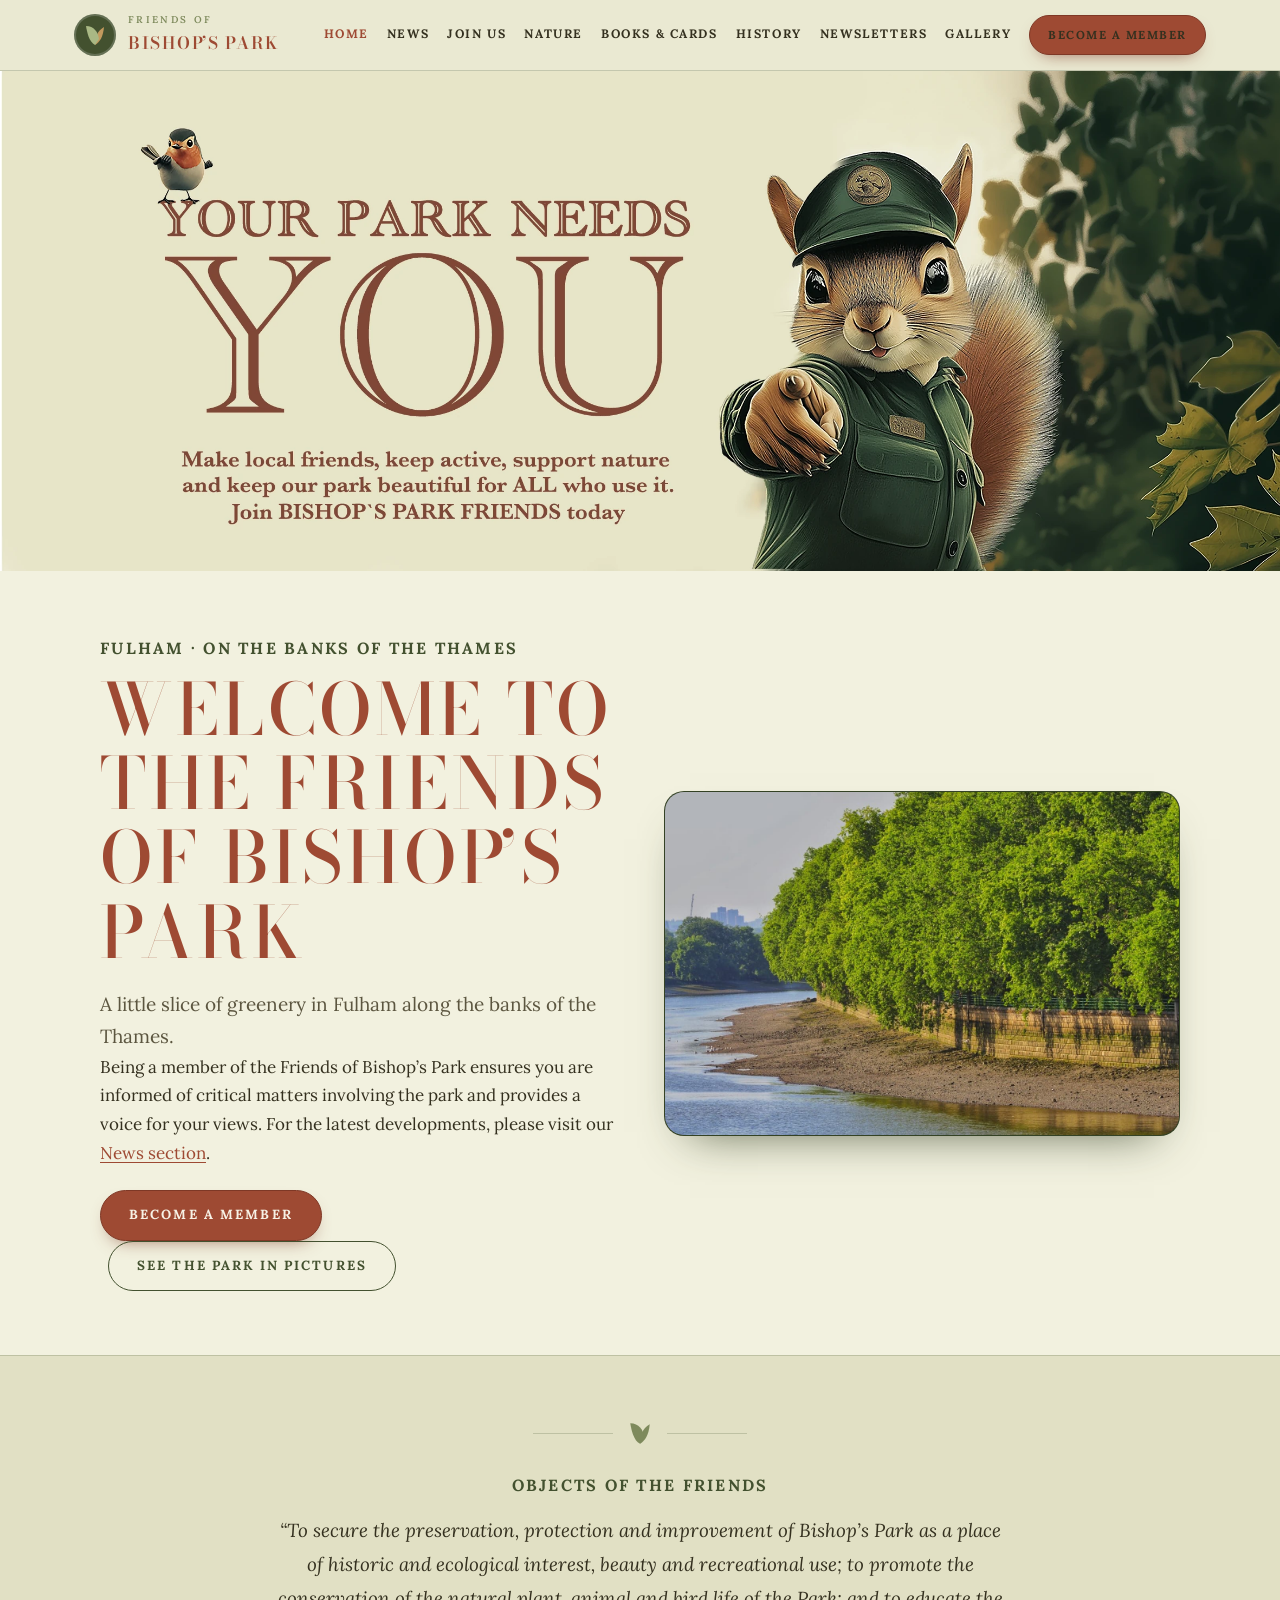
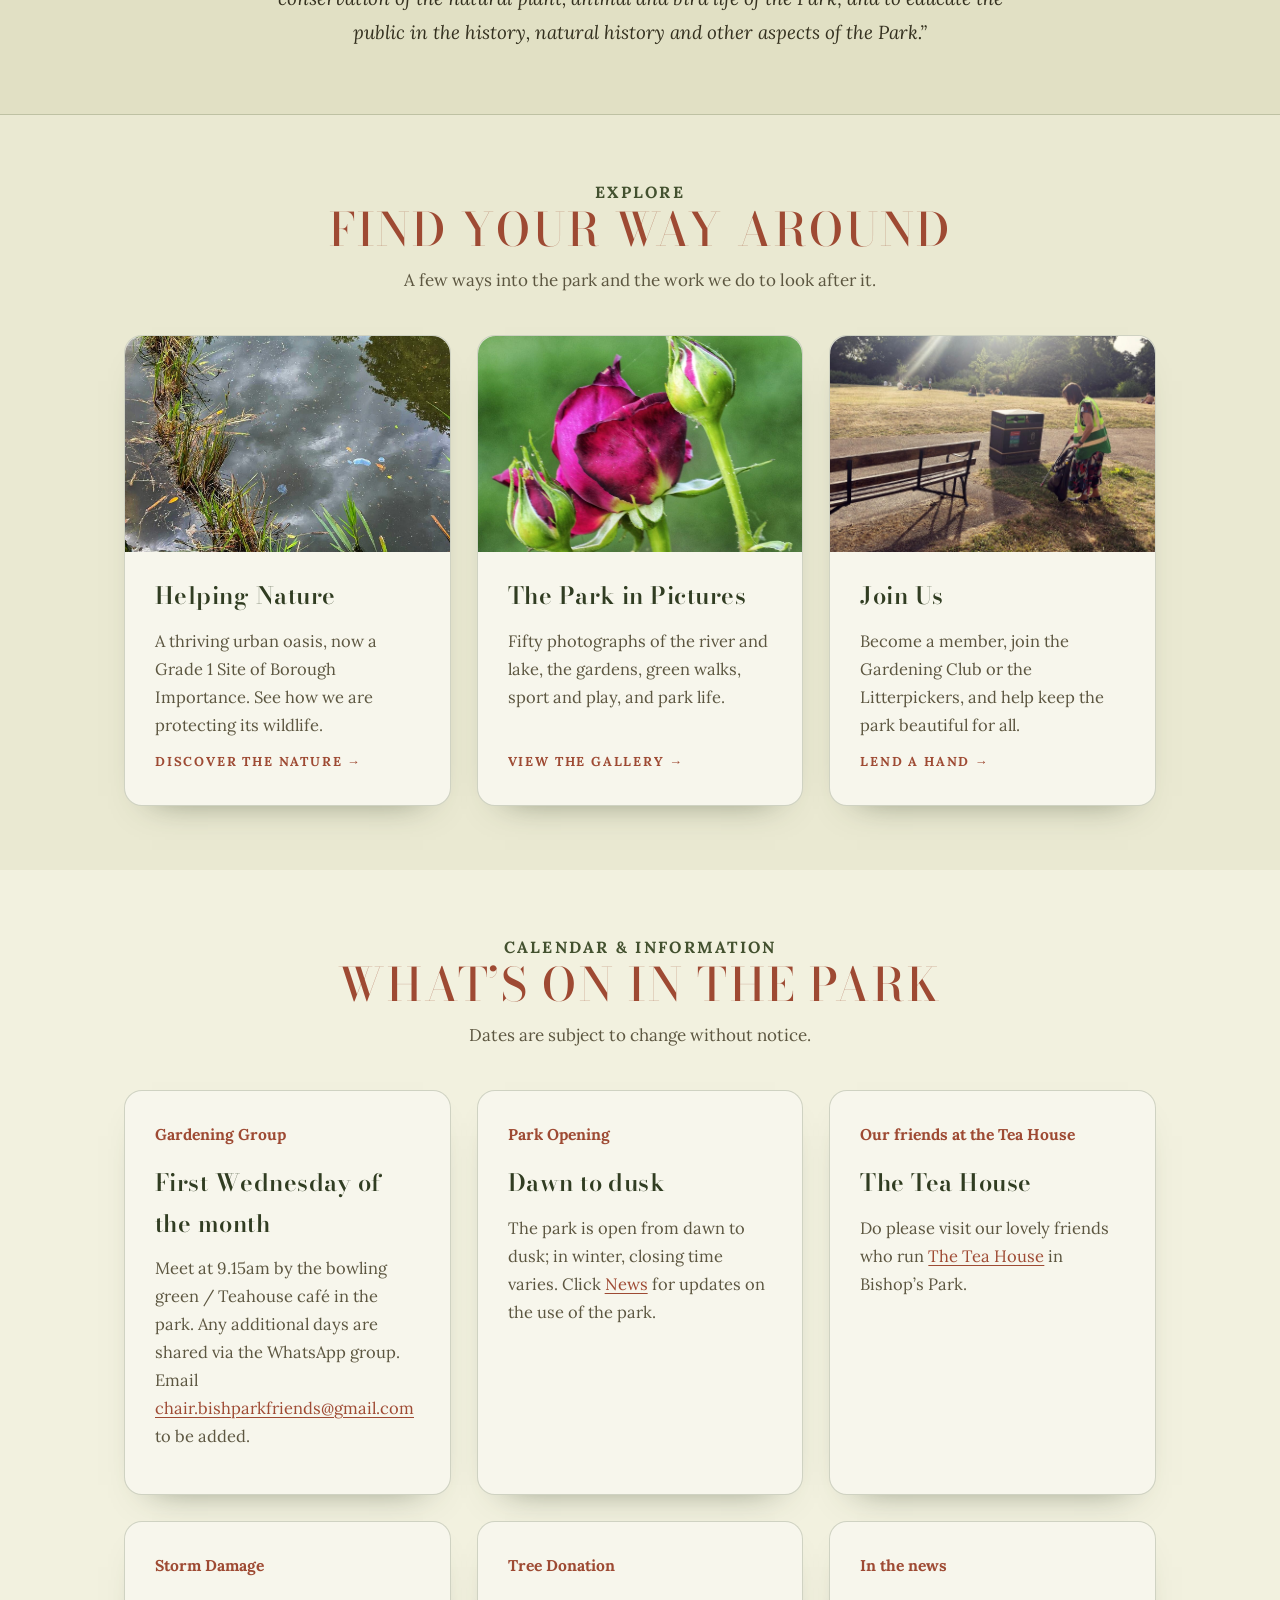
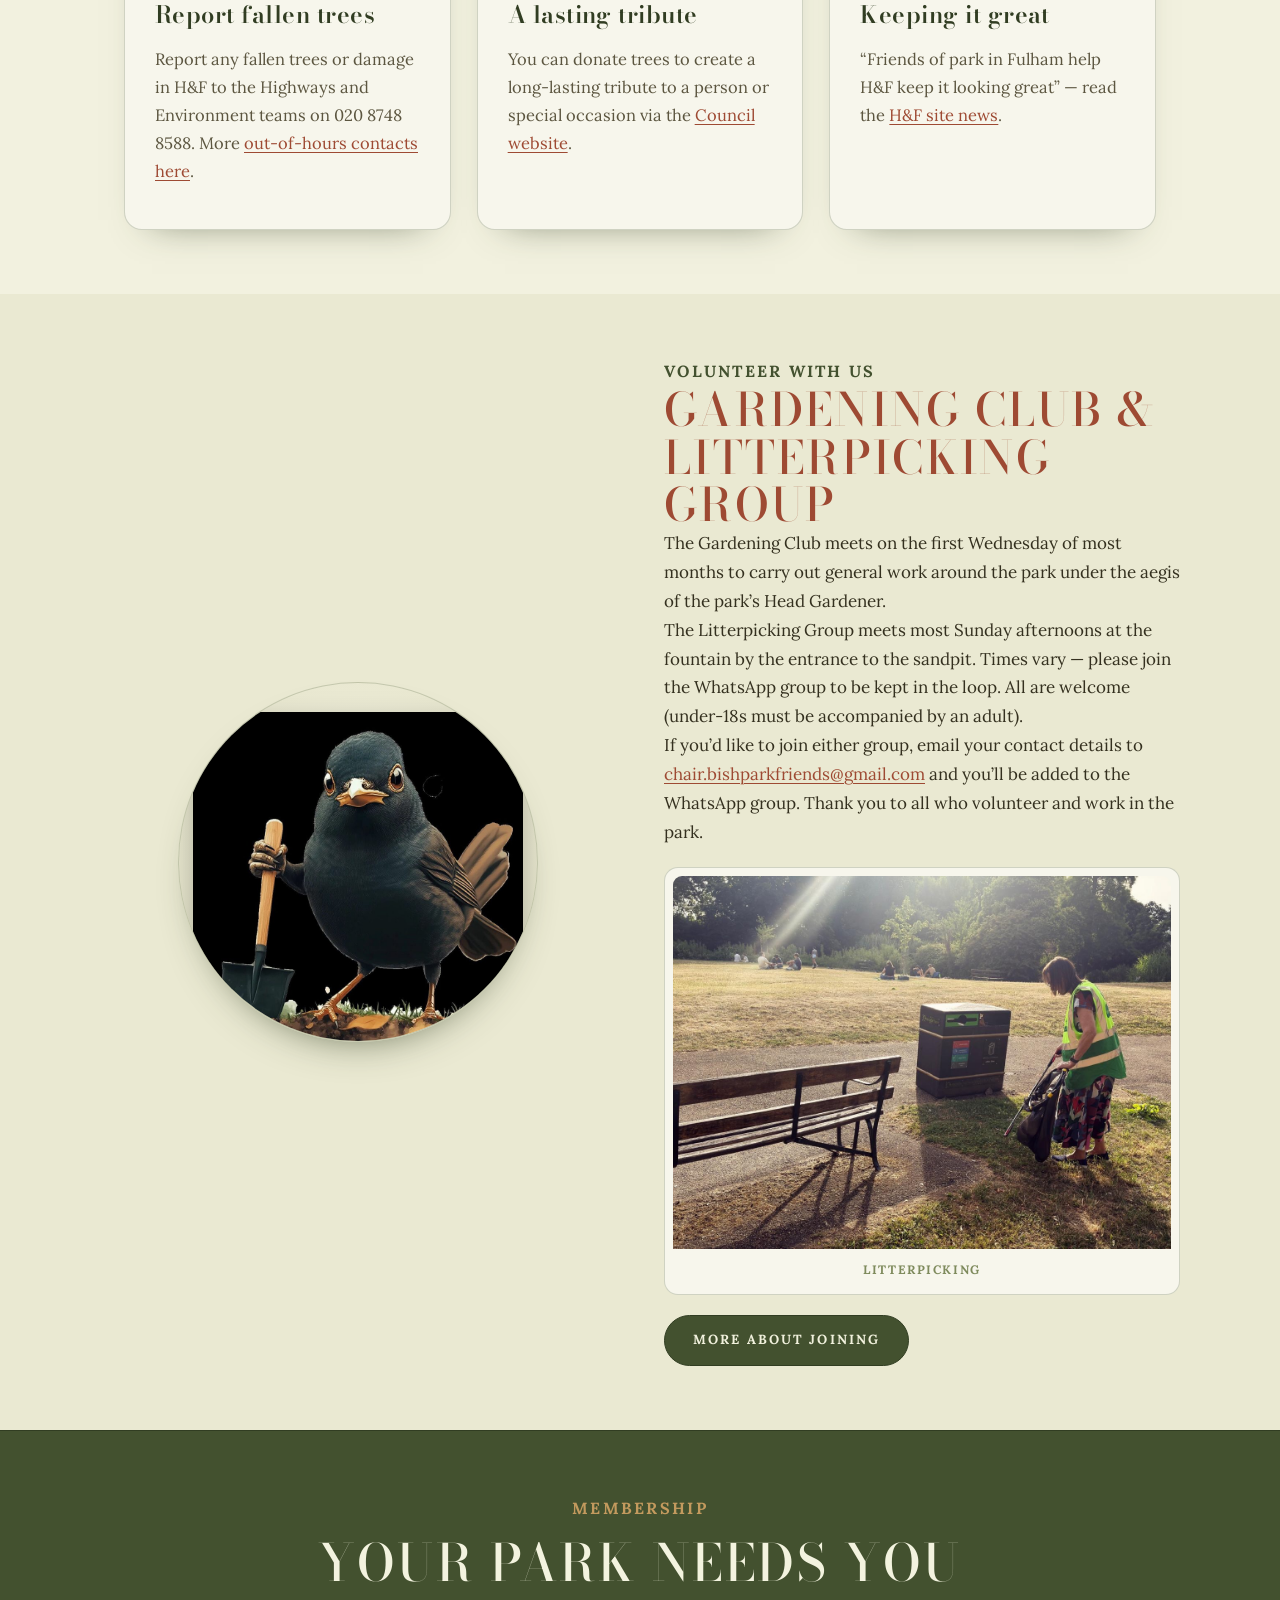
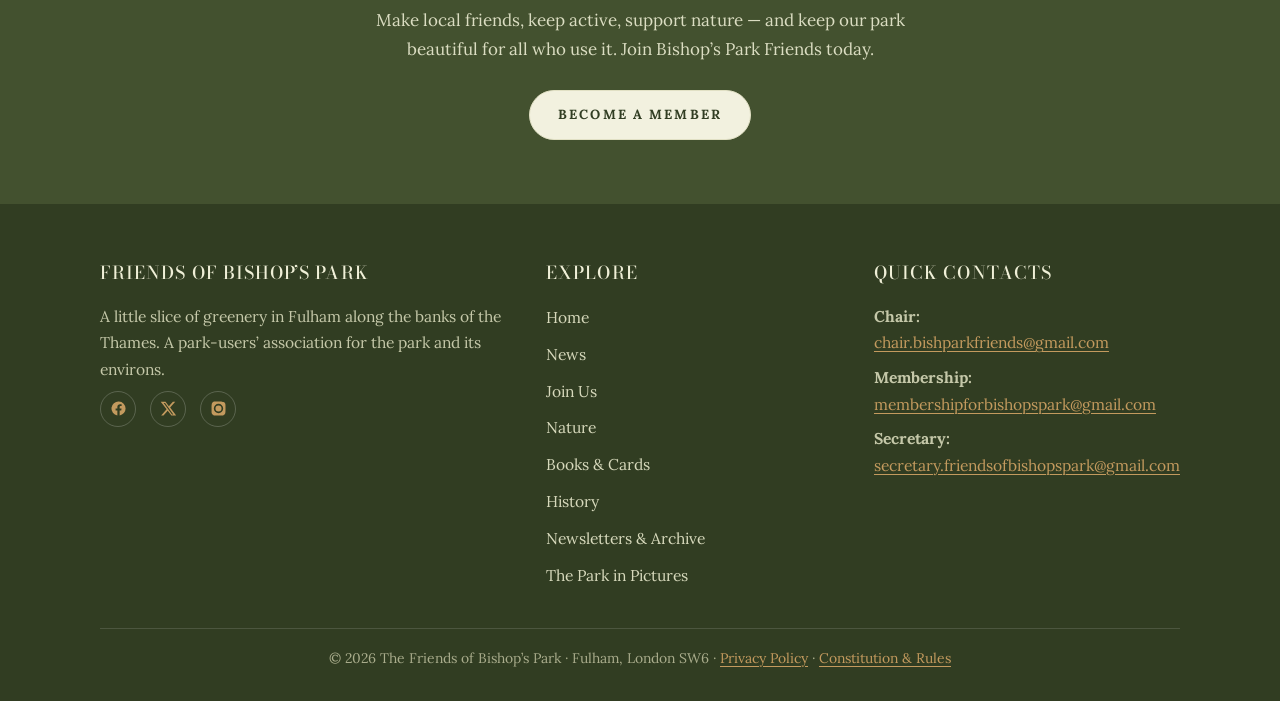
<file: index.html>
<!DOCTYPE html>
<html lang="en-GB">
<head>
<meta charset="UTF-8">
<meta name="viewport" content="width=device-width, initial-scale=1.0">
<title>Homepage - The Friends of Bishop's Park</title>
<meta name="description" content="A little slice of greenery in Fulham along the banks of the Thames. Membership, news, nature, and the park in pictures.">
<link rel="canonical" href="https://www.friendsofbishopspark.com/">
<meta property="og:title" content="Homepage - The Friends of Bishop's Park">
<meta property="og:description" content="A little slice of greenery in Fulham along the banks of the Thames. Membership, news, nature, and the park in pictures.">
<meta property="og:type" content="website">
<meta property="og:site_name" content="The Friends of Bishop's Park">
<meta name="twitter:card" content="summary_large_image">
<link rel="icon" href="/images/BishopsParkMasthead.webp">
<link rel="stylesheet" href="/css/style.css">
</head>
<body>
<div class="fobp-site">
<!-- NAV -->
<nav class="nav">
  <div class="nav-inner">
    <a class="brand" href="/">
      <span class="mark"><svg viewBox="0 0 24 24" fill="none"><path d="M12 22c0-7 2-14 9-18-1 10-4 15-9 18Z" fill="#C39A5E"/><path d="M12 22C6 19 4 9 3 3c8 0 12 6 13 13" fill="#A9B884"/></svg></span>
      <span><small>Friends of</small><b>Bishop&#8217;s Park</b></span>
    </a>
    <div class="menu">
      <a href="/" class="active">Home</a>
      <a href="/news/">News</a>
      <a href="/join-us/">Join Us</a>
      <a href="/nature-at-bishops-park/">Nature</a>
      <a href="/book/">Books &amp; Cards</a>
      <a href="/history/">History</a>
      <a href="/newsletter-archive/">Newsletters</a>
      <a href="/the-park-in-pictures/">Gallery</a>
      <a class="btn btn-primary" href="https://buy.stripe.com/4gMcN74NE7J17EL8ZJ1ck00">Become a member</a>
    </div>
  </div>
</nav>

<!-- MASTHEAD BANNER (custom art) -->
<header class="masthead">
  <img decoding="async" src="/images/BishopsParkMasthead.webp"
       alt="Your Park Needs You — a squirrel park ranger and a robin invite you to join the Friends of Bishop's Park.">
</header>

<!-- WELCOME -->
<section class="section section-paper">
  <div class="feature">
    <div>
      <span class="eyebrow">Fulham &middot; On the banks of the Thames</span>
      <h1 class="display" style="margin:10px 0 18px">Welcome to the Friends of Bishop&#8217;s Park</h1>
      <p class="lead">A little slice of greenery in Fulham along the banks of the Thames.</p>
      <p>Being a member of the Friends of Bishop&#8217;s Park ensures you are informed of critical matters involving the park and provides a voice for your views. For the latest developments, please visit our <a href="/news/">News section</a>.</p>
      <p style="margin-top:22px">
        <a class="btn btn-primary" href="https://buy.stripe.com/4gMcN74NE7J17EL8ZJ1ck00">Become a member</a>
        <a class="btn btn-ghost" href="/the-park-in-pictures/" style="margin-left:8px">See the park in pictures</a>
      </p>
    </div>
    <figure class="ph wide">
      <img decoding="async" src="/images/photo-18.jpg" alt="The avenue of plane trees beside the Thames in Bishop's Park.">
    </figure>
  </div>
</section>

<!-- OBJECTS -->
<section class="section section-tint center">
  <div class="leaf"><svg viewBox="0 0 24 24" fill="none"><path d="M12 22c0-7 2-14 9-18-1 10-4 15-9 18Z" fill="#7E8A5C"/><path d="M12 22C6 19 4 9 3 3c8 0 12 6 13 13" fill="#7E8A5C"/></svg></div>
  <div class="wrap" style="max-width:780px;margin-top:26px">
    <span class="eyebrow">Objects of the Friends</span>
    <p style="font-size:1.18rem;font-style:italic;line-height:1.8;color:var(--ink);margin-top:14px">
      &ldquo;To secure the preservation, protection and improvement of Bishop&#8217;s Park as a place of historic and ecological interest, beauty and recreational use; to promote the conservation of the natural plant, animal and bird life of the Park; and to educate the public in the history, natural history and other aspects of the Park.&rdquo;
    </p>
  </div>
</section>

<!-- EXPLORE -->
<section class="section">
  <div class="sec-head">
    <span class="eyebrow">Explore</span>
    <h2 class="display">Find your way around</h2>
    <p>A few ways into the park and the work we do to look after it.</p>
  </div>
  <div class="wrap">
    <div class="cards">
      <a class="card link" href="/nature-at-bishops-park/">
        <div class="thumb"><img decoding="async" src="/images/photo-16.jpg" alt="Reflections on the pond"></div>
        <h3>Helping Nature</h3>
        <p>A thriving urban oasis, now a Grade 1 Site of Borough Importance. See how we are protecting its wildlife.</p>
        <span class="more">Discover the nature &rarr;</span>
      </a>
      <a class="card link" href="/the-park-in-pictures/">
        <div class="thumb"><img decoding="async" src="/images/photo-33.jpg" alt="A rose unfurling in the gardens"></div>
        <h3>The Park in Pictures</h3>
        <p>Fifty photographs of the river and lake, the gardens, green walks, sport and play, and park life.</p>
        <span class="more">View the gallery &rarr;</span>
      </a>
      <a class="card link" href="/join-us/">
        <div class="thumb"><img decoding="async" src="/images/litterpicking.jpeg" alt="A member of the Litterpicking Group at work in Bishop's Park"></div>
        <h3>Join Us</h3>
        <p>Become a member, join the Gardening Club or the Litterpickers, and help keep the park beautiful for all.</p>
        <span class="more">Lend a hand &rarr;</span>
      </a>
    </div>
  </div>
</section>

<!-- CALENDAR & INFO -->
<section class="section section-paper">
  <div class="sec-head">
    <span class="eyebrow">Calendar &amp; Information</span>
    <h2 class="display">What&#8217;s on in the park</h2>
    <p>Dates are subject to change without notice.</p>
  </div>
  <div class="wrap">
    <div class="cards">
      <div class="card">
        <span class="when">Gardening Group</span>
        <h3>First Wednesday of the month</h3>
        <p>Meet at 9.15am by the bowling green / Teahouse caf&eacute; in the park. Any additional days are shared via the WhatsApp group. Email <a href="mailto:chair.bishparkfriends@gmail.com">chair.bishparkfriends@gmail.com</a> to be added.</p>
      </div>
      <div class="card">
        <span class="when">Park Opening</span>
        <h3>Dawn to dusk</h3>
        <p>The park is open from dawn to dusk; in winter, closing time varies. Click <a href="/news/">News</a> for updates on the use of the park.</p>
      </div>
      <div class="card">
        <span class="when">Our friends at the Tea House</span>
        <h3>The Tea House</h3>
        <p>Do please visit our lovely friends who run <a href="https://www.rootsandberries.co.uk/the-tea-house">The Tea House</a> in Bishop&#8217;s Park.</p>
      </div>
      <div class="card">
        <span class="when">Storm Damage</span>
        <h3>Report fallen trees</h3>
        <p>Report any fallen trees or damage in H&amp;F to the Highways and Environment teams on 020 8748 8588. More <a href="https://www.lbhf.gov.uk/emergencies-and-safety/emergency-out-hours-information">out-of-hours contacts here</a>.</p>
      </div>
      <div class="card">
        <span class="when">Tree Donation</span>
        <h3>A lasting tribute</h3>
        <p>You can donate trees to create a long-lasting tribute to a person or special occasion via the <a href="https://www.lbhf.gov.uk/environment/trees">Council website</a>.</p>
      </div>
      <div class="card">
        <span class="when">In the news</span>
        <h3>Keeping it great</h3>
        <p>&ldquo;Friends of park in Fulham help H&amp;F keep it looking great&rdquo; &mdash; read the <a href="https://www.lbhf.gov.uk/articles/news">H&amp;F site news</a>.</p>
      </div>
    </div>
  </div>
</section>

<!-- GARDENING & LITTERPICKING -->
<section class="section">
  <div class="feature">
    <div class="character"><img decoding="async" src="/images/plate-gardener.jpg" alt="An illustrated blackbird gardener resting a wing on a trowel."></div>
    <div>
      <span class="eyebrow">Volunteer with us</span>
      <h2 class="display">Gardening Club &amp; Litterpicking Group</h2>
      <p>The Gardening Club meets on the first Wednesday of most months to carry out general work around the park under the aegis of the park&#8217;s Head Gardener.</p>
      <p>The Litterpicking Group meets most Sunday afternoons at the fountain by the entrance to the sandpit. Times vary &mdash; please join the WhatsApp group to be kept in the loop. All are welcome (under-18s must be accompanied by an adult).</p>
      <p>If you&#8217;d like to join either group, email your contact details to <a href="mailto:chair.bishparkfriends@gmail.com">chair.bishparkfriends@gmail.com</a> and you&#8217;ll be added to the WhatsApp group. Thank you to all who volunteer and work in the park.</p>
      <figure class="frame" style="margin:20px 0 0">
        <div class="shot"><img decoding="async" loading="lazy" src="/images/litterpicking.jpeg" alt="A member of the Litterpicking Group emptying a litter-picker bag by a bin in Bishop's Park" data-cap="Our Litterpicking Group at work"></div>
        <figcaption>Litterpicking</figcaption>
      </figure>
      <p style="margin-top:20px"><a class="btn btn-green" href="/join-us/">More about joining</a></p>
    </div>
  </div>
</section>

<!-- BAND -->
<section class="band">
  <span class="eyebrow">Membership</span>
  <h2>Your park needs you</h2>
  <p>Make local friends, keep active, support nature &mdash; and keep our park beautiful for all who use it. Join Bishop&#8217;s Park Friends today.</p>
  <a class="btn btn-light" href="https://buy.stripe.com/4gMcN74NE7J17EL8ZJ1ck00">Become a member</a>
</section>

<!-- FOOTER -->
<footer class="footer">
  <div class="footer-grid">
    <div>
      <h4>Friends of Bishop&#8217;s Park</h4>
      <p>A little slice of greenery in Fulham along the banks of the Thames. A park-users&#8217; association for the park and its environs.</p>
      <div class="social">
        <a href="https://www.facebook.com/Friends-Of-Bishops-Park-211643889613431/" aria-label="Facebook"><svg viewBox="0 0 24 24"><path d="M22 12a10 10 0 1 0-11.6 9.9v-7H7.9V12h2.5V9.8c0-2.5 1.5-3.9 3.8-3.9 1.1 0 2.2.2 2.2.2v2.5h-1.2c-1.2 0-1.6.8-1.6 1.6V12h2.7l-.4 2.9h-2.3v7A10 10 0 0 0 22 12Z"/></svg></a>
        <a href="https://twitter.com/BishopsParkSW6" aria-label="Twitter / X"><svg viewBox="0 0 24 24"><path d="M18.2 2.5h3.3l-7.2 8.2 8.5 11.3h-6.7l-5.2-6.9-6 6.9H1.6l7.7-8.8L1 2.5h6.8l4.7 6.3 5.7-6.3Zm-1.2 17.8h1.8L7.1 4.3H5.2L17 20.3Z"/></svg></a>
        <a href="https://www.instagram.com/bishopsparksw6/" aria-label="Instagram"><svg viewBox="0 0 24 24"><path d="M12 2.2c3.2 0 3.6 0 4.9.1 1.2.1 1.8.3 2.2.4.6.2 1 .5 1.4.9.4.4.7.8.9 1.4.2.4.4 1 .4 2.2.1 1.3.1 1.7.1 4.9s0 3.6-.1 4.9c-.1 1.2-.3 1.8-.4 2.2-.2.6-.5 1-.9 1.4-.4.4-.8.7-1.4.9-.4.2-1 .4-2.2.4-1.3.1-1.7.1-4.9.1s-3.6 0-4.9-.1c-1.2-.1-1.8-.3-2.2-.4-.6-.2-1-.5-1.4-.9-.4-.4-.7-.8-.9-1.4-.2-.4-.4-1-.4-2.2C2.2 15.6 2.2 15.2 2.2 12s0-3.6.1-4.9c.1-1.2.3-1.8.4-2.2.2-.6.5-1 .9-1.4.4-.4.8-.7 1.4-.9.4-.2 1-.4 2.2-.4C8.4 2.2 8.8 2.2 12 2.2Zm0 3.2A6.6 6.6 0 1 0 18.6 12 6.6 6.6 0 0 0 12 5.4Zm0 10.9A4.3 4.3 0 1 1 16.3 12 4.3 4.3 0 0 1 12 16.3Zm6.8-11.2a1.5 1.5 0 1 1-1.5-1.5 1.5 1.5 0 0 1 1.5 1.5Z"/></svg></a>
      </div>
    </div>
    <div>
      <h4>Explore</h4>
      <ul class="flinks">
        <li><a href="/">Home</a></li>
        <li><a href="/news/">News</a></li>
        <li><a href="/join-us/">Join Us</a></li>
        <li><a href="/nature-at-bishops-park/">Nature</a></li>
        <li><a href="/book/">Books &amp; Cards</a></li>
        <li><a href="/history/">History</a></li>
        <li><a href="/newsletter-archive/">Newsletters &amp; Archive</a></li>
        <li><a href="/the-park-in-pictures/">The Park in Pictures</a></li>
      </ul>
    </div>
    <div>
      <h4>Quick contacts</h4>
      <p><b>Chair:</b><br><a href="mailto:chair.bishparkfriends@gmail.com">chair.bishparkfriends@gmail.com</a></p>
      <p><b>Membership:</b><br><a href="mailto:membershipforbishopspark@gmail.com">membershipforbishopspark@gmail.com</a></p>
      <p><b>Secretary:</b><br><a href="mailto:secretary.friendsofbishopspark@gmail.com">secretary.friendsofbishopspark@gmail.com</a></p>
    </div>
  </div>
  <div class="footer-base">&copy; 2026 The Friends of Bishop&#8217;s Park &middot; Fulham, London SW6 &middot; <a href="https://www.friendsofbishopspark.com/privacy-policy/">Privacy Policy</a> &middot; <a href="https://www.friendsofbishopspark.com/constitution-and-rules/">Constitution &amp; Rules</a></div>
</footer>
</div>

</body>
</html>
</file>
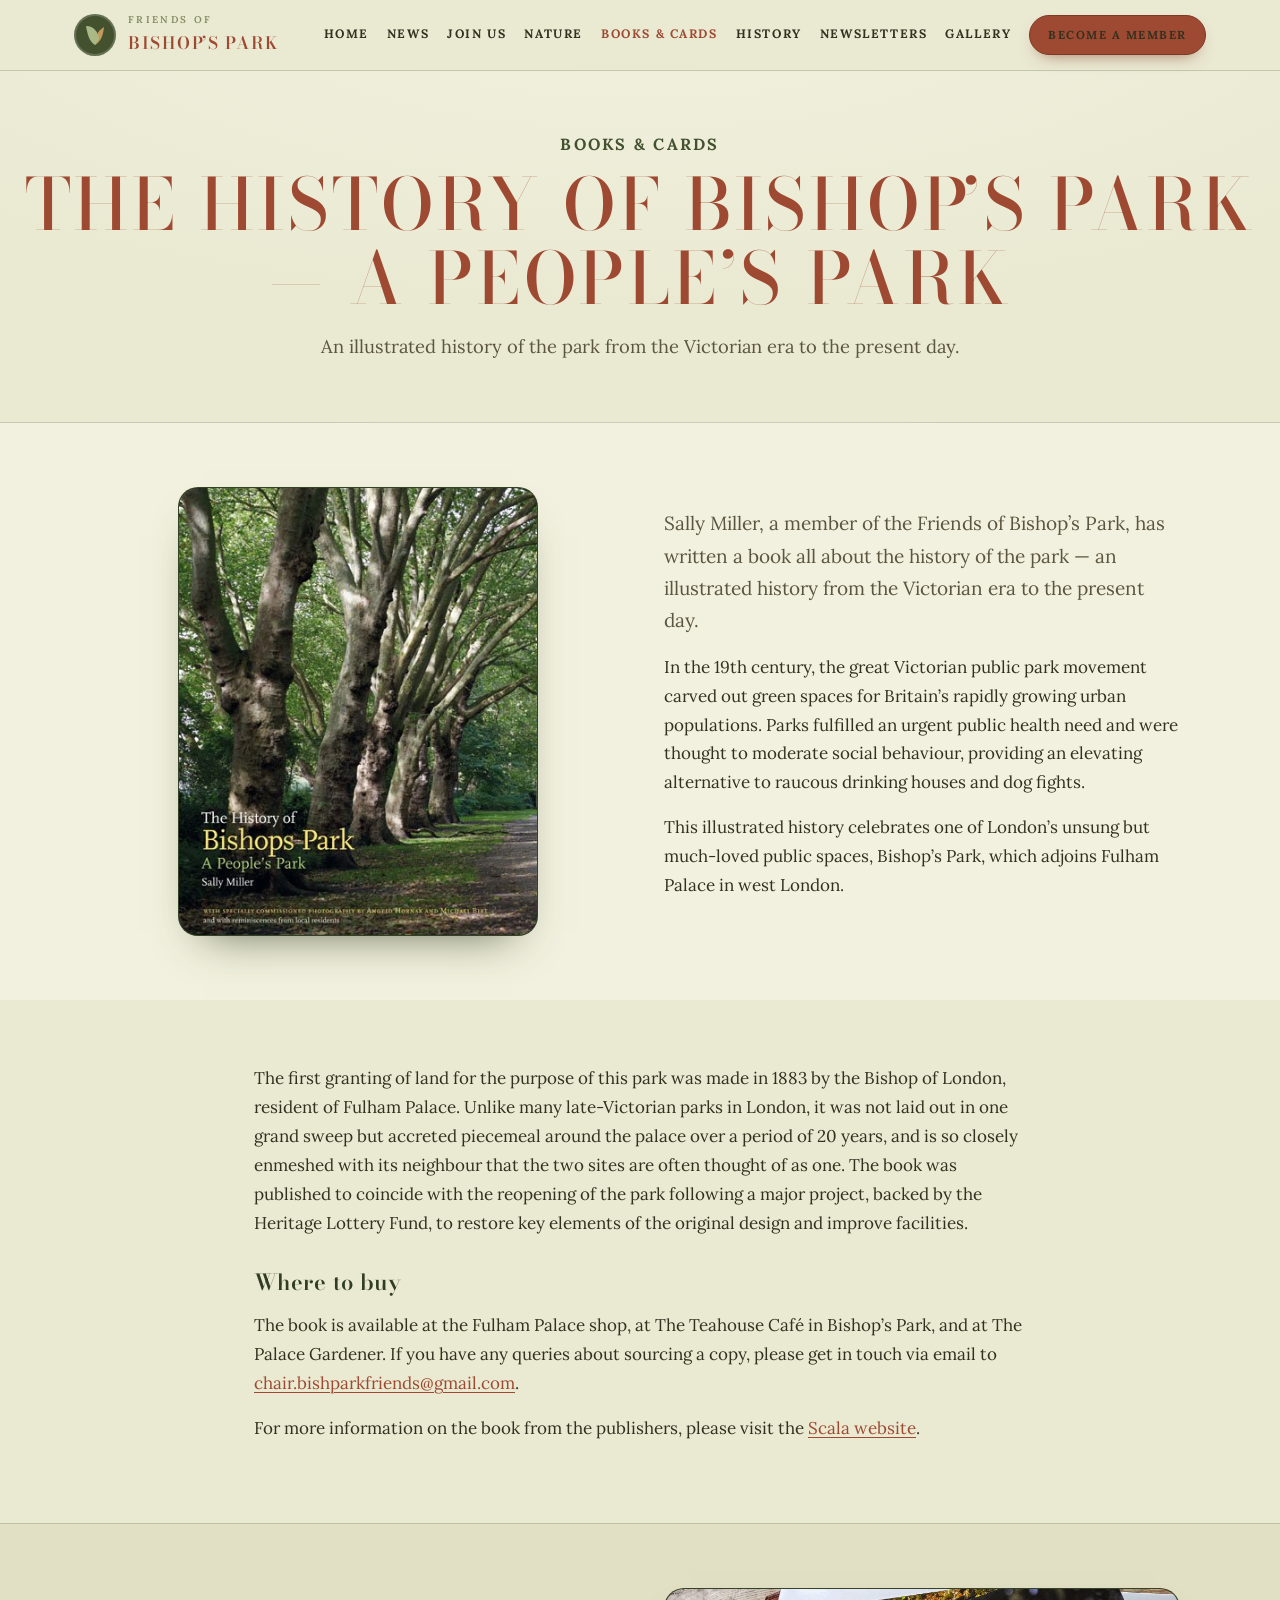
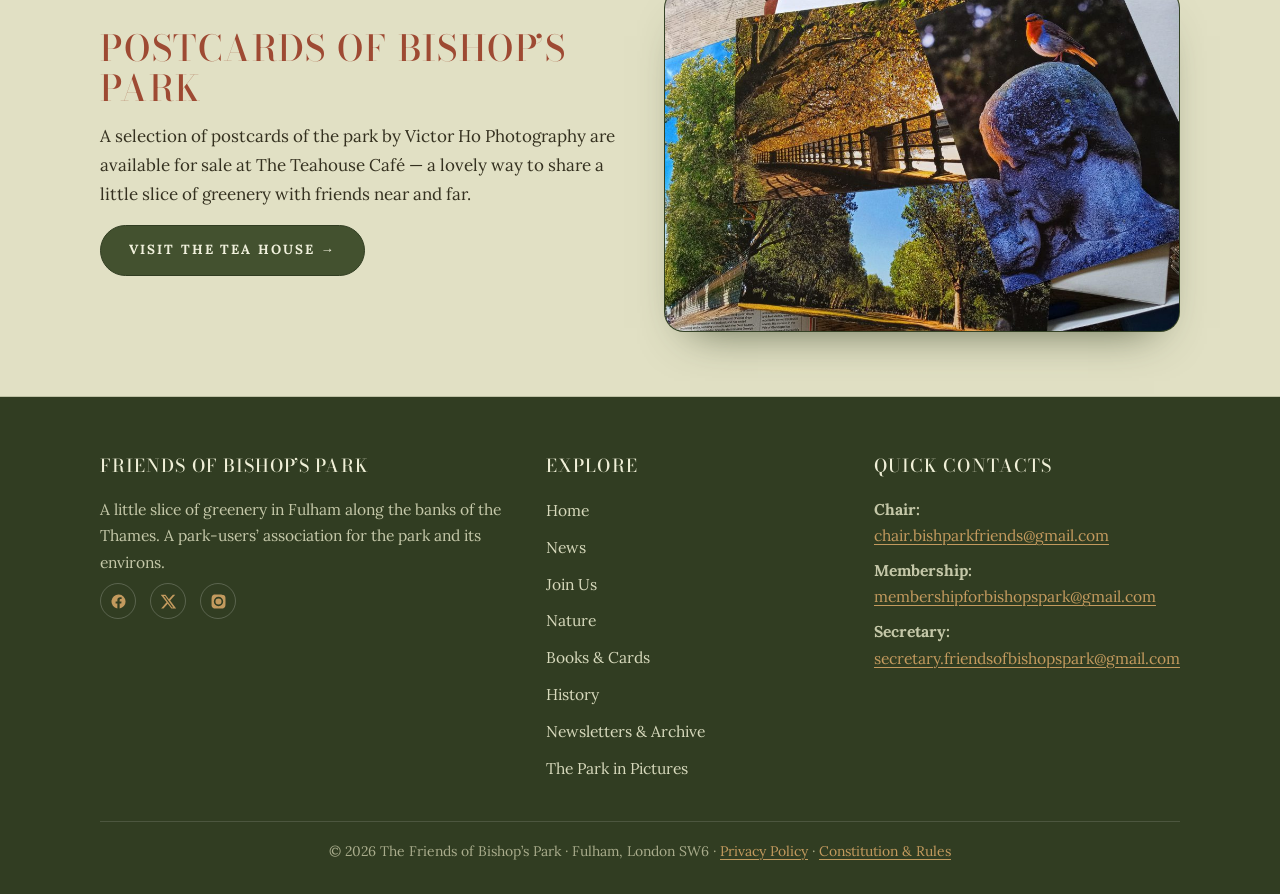
<file: book/index.html>
<!DOCTYPE html>
<html lang="en-GB">
<head>
<meta charset="UTF-8">
<meta name="viewport" content="width=device-width, initial-scale=1.0">
<title>Books and Cards - The Friends of Bishop's Park</title>
<meta name="description" content="The History of Bishop's Park - A People's Park, an illustrated history from the Victorian era to the present day.">
<link rel="canonical" href="https://www.friendsofbishopspark.com/book/">
<meta property="og:title" content="Books and Cards - The Friends of Bishop's Park">
<meta property="og:description" content="The History of Bishop's Park - A People's Park, an illustrated history from the Victorian era to the present day.">
<meta property="og:type" content="website">
<meta property="og:site_name" content="The Friends of Bishop's Park">
<meta name="twitter:card" content="summary_large_image">
<link rel="icon" href="/images/BishopsParkMasthead.webp">
<link rel="stylesheet" href="/css/style.css">
</head>
<body>
<div class="fobp-site">
<nav class="nav">
  <div class="nav-inner">
    <a class="brand" href="/">
      <span class="mark"><svg viewBox="0 0 24 24" fill="none"><path d="M12 22c0-7 2-14 9-18-1 10-4 15-9 18Z" fill="#C39A5E"/><path d="M12 22C6 19 4 9 3 3c8 0 12 6 13 13" fill="#A9B884"/></svg></span>
      <span><small>Friends of</small><b>Bishop&#8217;s Park</b></span>
    </a>
    <div class="menu">
      <a href="/">Home</a>
      <a href="/news/">News</a>
      <a href="/join-us/">Join Us</a>
      <a href="/nature-at-bishops-park/">Nature</a>
      <a href="/book/" class="active">Books &amp; Cards</a>
      <a href="/history/">History</a>
      <a href="/newsletter-archive/">Newsletters</a>
      <a href="/the-park-in-pictures/">Gallery</a>
      <a class="btn btn-primary" href="https://buy.stripe.com/4gMcN74NE7J17EL8ZJ1ck00">Become a member</a>
    </div>
  </div>
</nav>

<header class="pagehead">
  <span class="eyebrow">Books &amp; Cards</span>
  <h1 class="display">The History of Bishop&#8217;s Park &mdash; A People&#8217;s Park</h1>
  <p>An illustrated history of the park from the Victorian era to the present day.</p>
</header>

<section class="section section-paper">
  <div class="feature">
    <figure class="ph tall" style="max-width:360px;margin:0 auto"><img decoding="async" src="/images/book-cover-bishops-park-2.jpg" alt="The History of Bishop's Park book cover."></figure>
    <div class="prose">
      <p class="lead">Sally Miller, a member of the Friends of Bishop&#8217;s Park, has written a book all about the history of the park &mdash; an illustrated history from the Victorian era to the present day.</p>
      <p>In the 19th century, the great Victorian public park movement carved out green spaces for Britain&#8217;s rapidly growing urban populations. Parks fulfilled an urgent public health need and were thought to moderate social behaviour, providing an elevating alternative to raucous drinking houses and dog fights.</p>
      <p>This illustrated history celebrates one of London&#8217;s unsung but much-loved public spaces, Bishop&#8217;s Park, which adjoins Fulham Palace in west London.</p>
    </div>
  </div>
</section>

<section class="section">
  <div class="wrap" style="max-width:820px">
    <div class="prose">
      <p>The first granting of land for the purpose of this park was made in 1883 by the Bishop of London, resident of Fulham Palace. Unlike many late-Victorian parks in London, it was not laid out in one grand sweep but accreted piecemeal around the palace over a period of 20 years, and is so closely enmeshed with its neighbour that the two sites are often thought of as one. The book was published to coincide with the reopening of the park following a major project, backed by the Heritage Lottery Fund, to restore key elements of the original design and improve facilities.</p>
      <h3>Where to buy</h3>
      <p>The book is available at the Fulham Palace shop, at The Teahouse Caf&eacute; in Bishop&#8217;s Park, and at The Palace Gardener. If you have any queries about sourcing a copy, please get in touch via email to <a href="mailto:chair.bishparkfriends@gmail.com">chair.bishparkfriends@gmail.com</a>.</p>
      <p>For more information on the book from the publishers, please visit the <a href="https://www.scalapublishers.com/the-history-of-bishops-park/">Scala website</a>.</p>
    </div>
  </div>
</section>

<section class="section section-tint">
  <div class="feature flip">
    <figure class="ph wide"><img decoding="async" src="/images/postcards-for-sale-1024x647.jpg" alt="Postcards of Bishop's Park for sale."></figure>
    <div class="prose">
      <h2 class="display" style="margin-top:0">Postcards of Bishop&#8217;s Park</h2>
      <p>A selection of postcards of the park by Victor Ho Photography are available for sale at The Teahouse Caf&eacute; &mdash; a lovely way to share a little slice of greenery with friends near and far.</p>
      <p style="margin-top:16px"><a class="btn btn-green" href="https://www.rootsandberries.co.uk/the-tea-house">Visit the Tea House &rarr;</a></p>
    </div>
  </div>
</section>

<footer class="footer">
  <div class="footer-grid">
    <div>
      <h4>Friends of Bishop&#8217;s Park</h4>
      <p>A little slice of greenery in Fulham along the banks of the Thames. A park-users&#8217; association for the park and its environs.</p>
      <div class="social">
        <a href="https://www.facebook.com/Friends-Of-Bishops-Park-211643889613431/" aria-label="Facebook"><svg viewBox="0 0 24 24"><path d="M22 12a10 10 0 1 0-11.6 9.9v-7H7.9V12h2.5V9.8c0-2.5 1.5-3.9 3.8-3.9 1.1 0 2.2.2 2.2.2v2.5h-1.2c-1.2 0-1.6.8-1.6 1.6V12h2.7l-.4 2.9h-2.3v7A10 10 0 0 0 22 12Z"/></svg></a>
        <a href="https://twitter.com/BishopsParkSW6" aria-label="Twitter / X"><svg viewBox="0 0 24 24"><path d="M18.2 2.5h3.3l-7.2 8.2 8.5 11.3h-6.7l-5.2-6.9-6 6.9H1.6l7.7-8.8L1 2.5h6.8l4.7 6.3 5.7-6.3Zm-1.2 17.8h1.8L7.1 4.3H5.2L17 20.3Z"/></svg></a>
        <a href="https://www.instagram.com/bishopsparksw6/" aria-label="Instagram"><svg viewBox="0 0 24 24"><path d="M12 2.2c3.2 0 3.6 0 4.9.1 1.2.1 1.8.3 2.2.4.6.2 1 .5 1.4.9.4.4.7.8.9 1.4.2.4.4 1 .4 2.2.1 1.3.1 1.7.1 4.9s0 3.6-.1 4.9c-.1 1.2-.3 1.8-.4 2.2-.2.6-.5 1-.9 1.4-.4.4-.8.7-1.4.9-.4.2-1 .4-2.2.4-1.3.1-1.7.1-4.9.1s-3.6 0-4.9-.1c-1.2-.1-1.8-.3-2.2-.4-.6-.2-1-.5-1.4-.9-.4-.4-.7-.8-.9-1.4-.2-.4-.4-1-.4-2.2C2.2 15.6 2.2 15.2 2.2 12s0-3.6.1-4.9c.1-1.2.3-1.8.4-2.2.2-.6.5-1 .9-1.4.4-.4.8-.7 1.4-.9.4-.2 1-.4 2.2-.4C8.4 2.2 8.8 2.2 12 2.2Zm0 3.2A6.6 6.6 0 1 0 18.6 12 6.6 6.6 0 0 0 12 5.4Zm0 10.9A4.3 4.3 0 1 1 16.3 12 4.3 4.3 0 0 1 12 16.3Zm6.8-11.2a1.5 1.5 0 1 1-1.5-1.5 1.5 1.5 0 0 1 1.5 1.5Z"/></svg></a>
      </div>
    </div>
    <div>
      <h4>Explore</h4>
      <ul class="flinks">
        <li><a href="/">Home</a></li>
        <li><a href="/news/">News</a></li>
        <li><a href="/join-us/">Join Us</a></li>
        <li><a href="/nature-at-bishops-park/">Nature</a></li>
        <li><a href="/book/">Books &amp; Cards</a></li>
        <li><a href="/history/">History</a></li>
        <li><a href="/newsletter-archive/">Newsletters &amp; Archive</a></li>
        <li><a href="/the-park-in-pictures/">The Park in Pictures</a></li>
      </ul>
    </div>
    <div>
      <h4>Quick contacts</h4>
      <p><b>Chair:</b><br><a href="mailto:chair.bishparkfriends@gmail.com">chair.bishparkfriends@gmail.com</a></p>
      <p><b>Membership:</b><br><a href="mailto:membershipforbishopspark@gmail.com">membershipforbishopspark@gmail.com</a></p>
      <p><b>Secretary:</b><br><a href="mailto:secretary.friendsofbishopspark@gmail.com">secretary.friendsofbishopspark@gmail.com</a></p>
    </div>
  </div>
  <div class="footer-base">&copy; 2026 The Friends of Bishop&#8217;s Park &middot; Fulham, London SW6 &middot; <a href="/privacy-policy/">Privacy Policy</a> &middot; <a href="/constitution-and-rules/">Constitution &amp; Rules</a></div>
</footer>
</div>

</body>
</html>
</file>
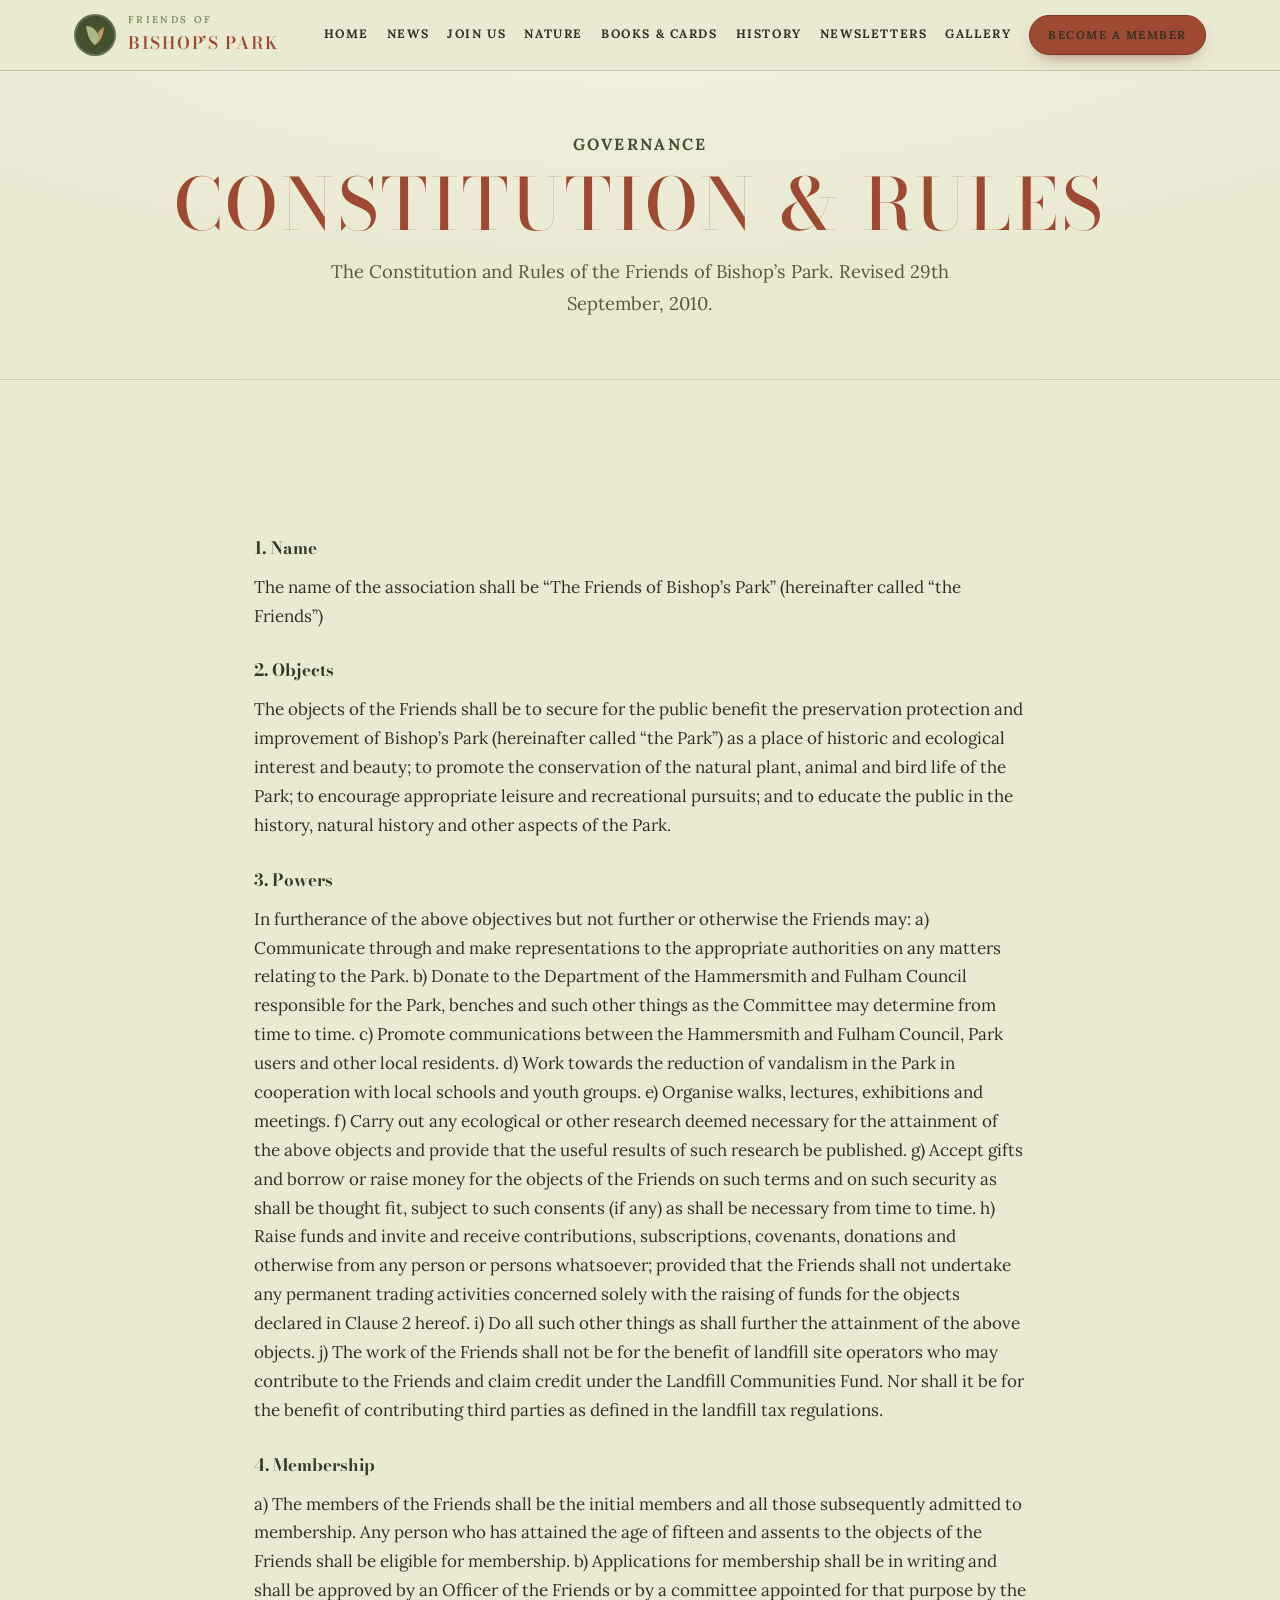
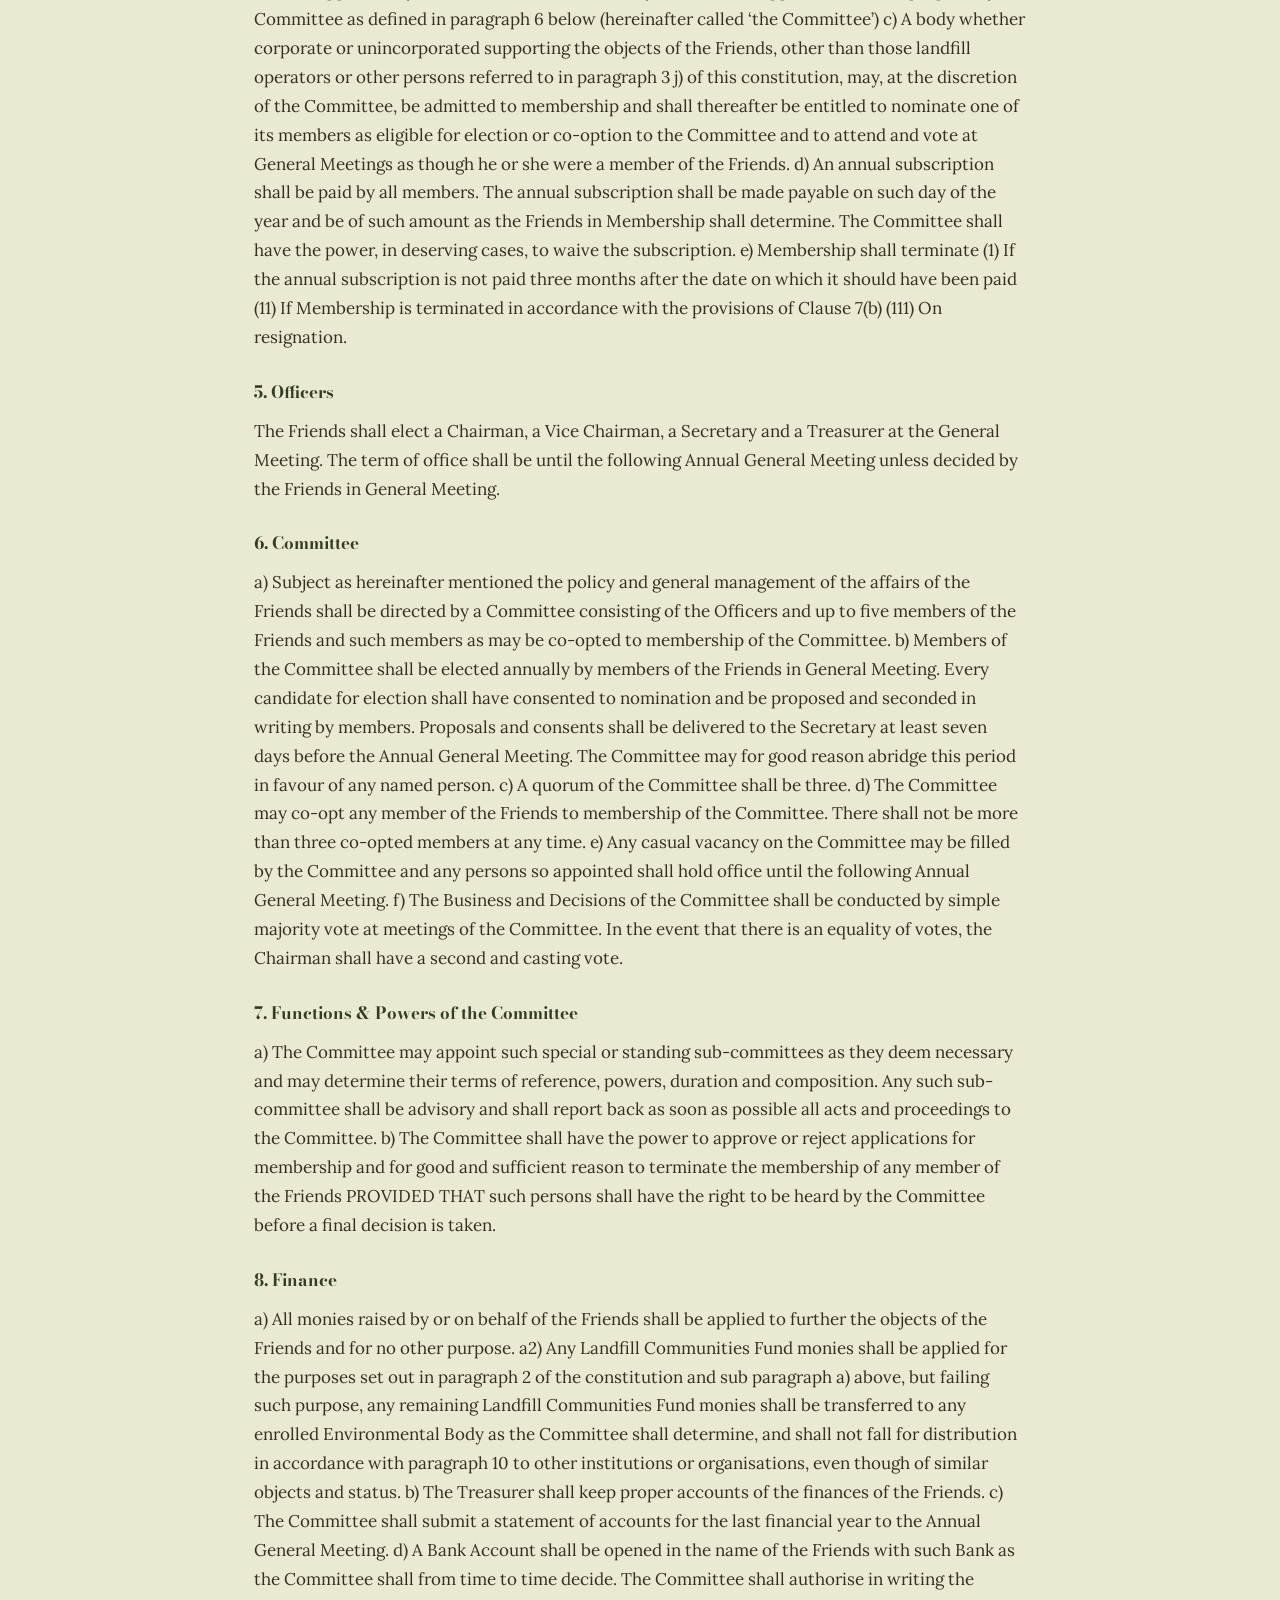
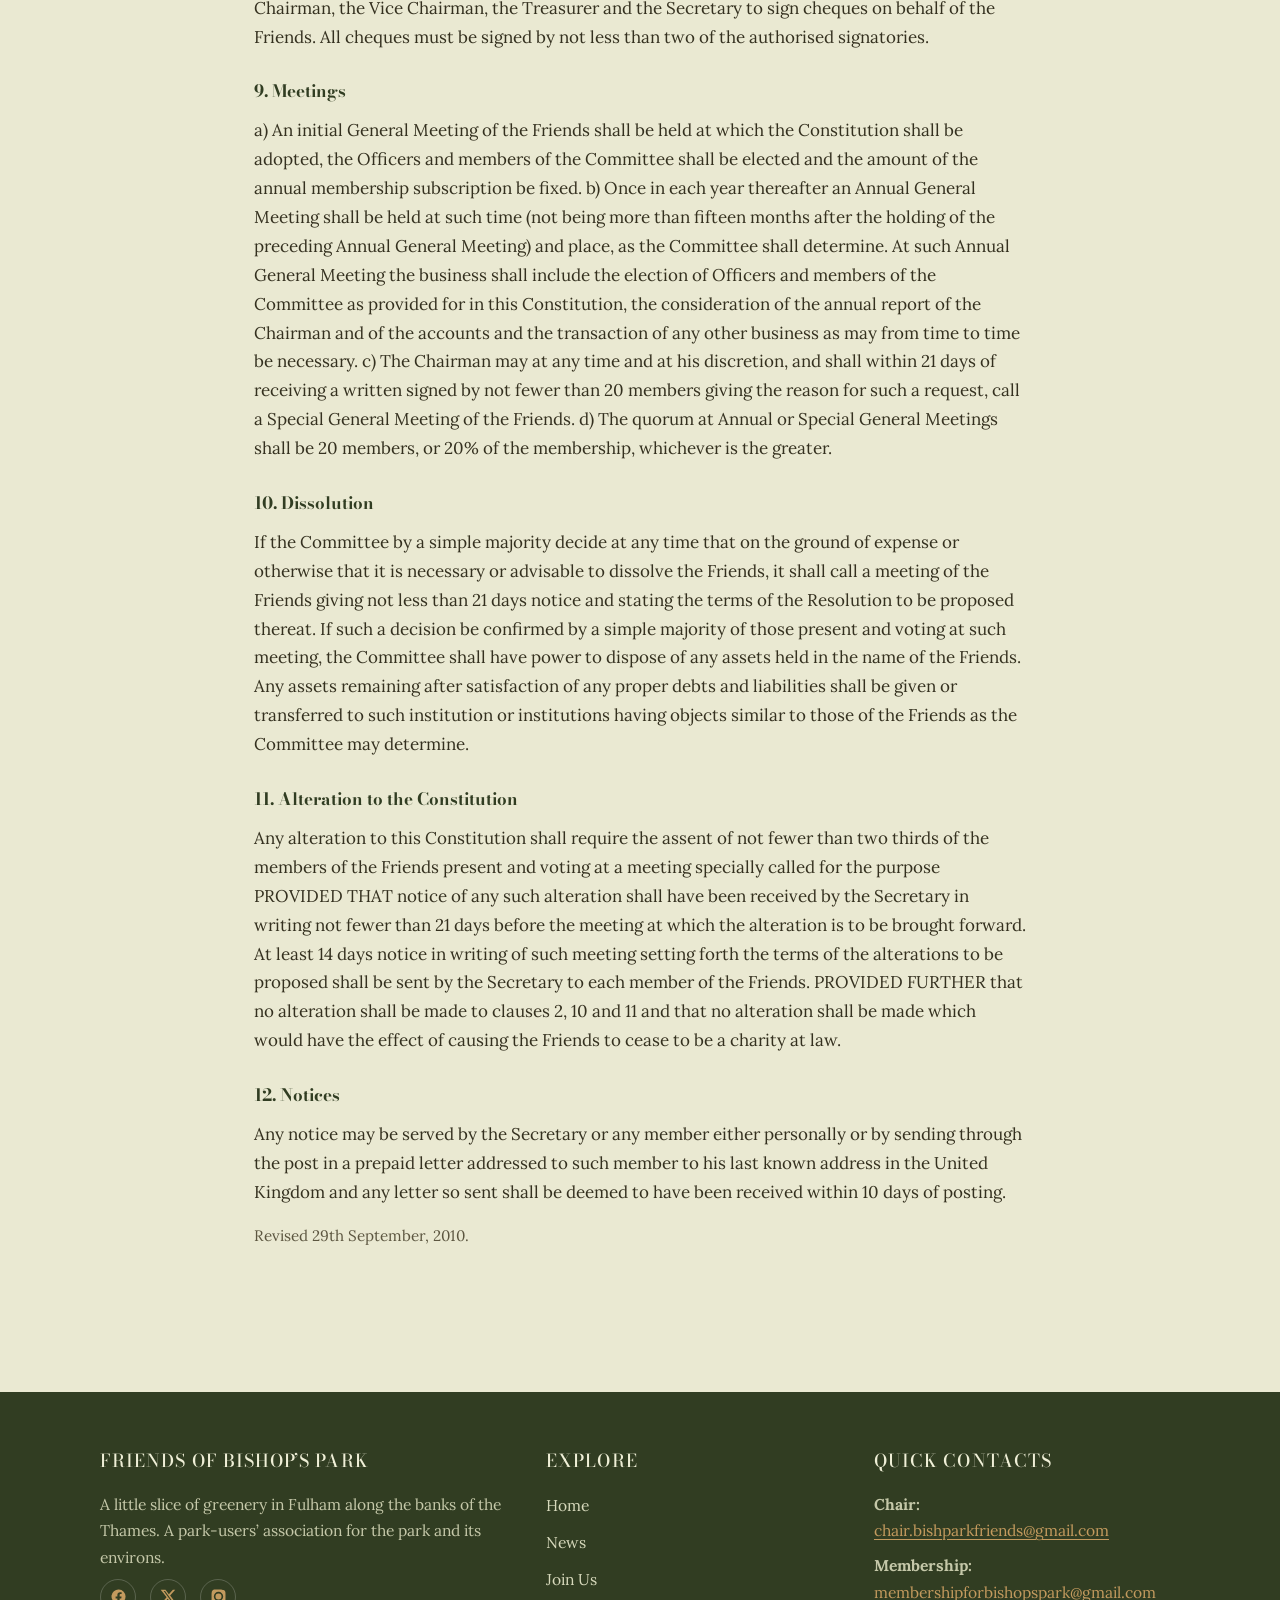
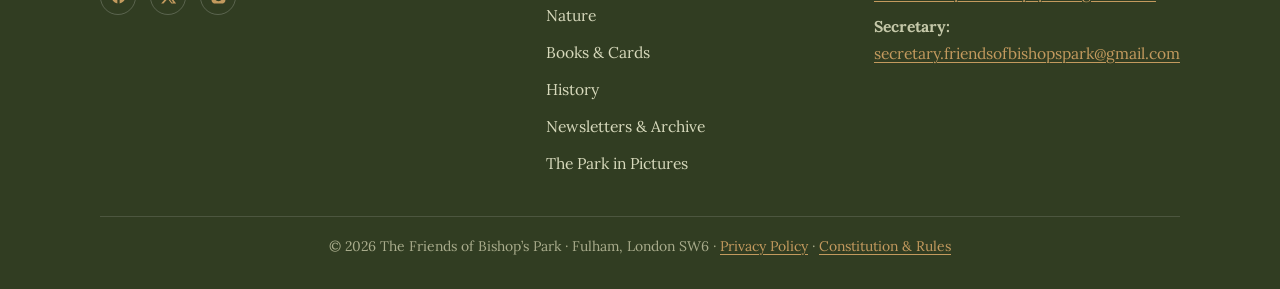
<file: constitution-and-rules/index.html>
<!DOCTYPE html>
<html lang="en-GB">
<head>
<meta charset="UTF-8">
<meta name="viewport" content="width=device-width, initial-scale=1.0">
<title>Constitution and Rules - The Friends of Bishop's Park</title>
<meta name="description" content="The Constitution and Rules of the Friends of Bishop's Park.">
<link rel="canonical" href="https://www.friendsofbishopspark.com/constitution-and-rules/">
<meta property="og:title" content="Constitution and Rules - The Friends of Bishop's Park">
<meta property="og:description" content="The Constitution and Rules of the Friends of Bishop's Park.">
<meta property="og:type" content="website">
<meta property="og:site_name" content="The Friends of Bishop's Park">
<meta name="twitter:card" content="summary_large_image">
<link rel="icon" href="/images/BishopsParkMasthead.webp">
<link rel="stylesheet" href="/css/style.css">
</head>
<body>
<div class="fobp-site">
<nav class="nav">
  <div class="nav-inner">
    <a class="brand" href="/">
      <span class="mark"><svg viewBox="0 0 24 24" fill="none"><path d="M12 22c0-7 2-14 9-18-1 10-4 15-9 18Z" fill="#C39A5E"/><path d="M12 22C6 19 4 9 3 3c8 0 12 6 13 13" fill="#A9B884"/></svg></span>
      <span><small>Friends of</small><b>Bishop&#8217;s Park</b></span>
    </a>
    <div class="menu">
      <a href="/">Home</a>
      <a href="/news/">News</a>
      <a href="/join-us/">Join Us</a>
      <a href="/nature-at-bishops-park/">Nature</a>
      <a href="/book/">Books &amp; Cards</a>
      <a href="/history/">History</a>
      <a href="/newsletter-archive/">Newsletters</a>
      <a href="/the-park-in-pictures/">Gallery</a>
      <a class="btn btn-primary" href="https://buy.stripe.com/4gMcN74NE7J17EL8ZJ1ck00">Become a member</a>
    </div>
  </div>
</nav>

<header class="pagehead">
  <span class="eyebrow">Governance</span>
  <h1 class="display">Constitution &amp; Rules</h1>
  <p>The Constitution and Rules of the Friends of Bishop&#8217;s Park. Revised 29th September, 2010.</p>
</header>

<section class="section">
  <div class="legal">
    <h4>1. Name</h4>
    <p>The name of the association shall be &ldquo;The Friends of Bishop&#8217;s Park&rdquo; (hereinafter called &ldquo;the Friends&rdquo;)</p>

    <h4>2. Objects</h4>
    <p>The objects of the Friends shall be to secure for the public benefit the preservation protection and improvement of Bishop&#8217;s Park (hereinafter called &ldquo;the Park&rdquo;) as a place of historic and ecological interest and beauty; to promote the conservation of the natural plant, animal and bird life of the Park; to encourage appropriate leisure and recreational pursuits; and to educate the public in the history, natural history and other aspects of the Park.</p>

    <h4>3. Powers</h4>
    <p>In furtherance of the above objectives but not further or otherwise the Friends may: a) Communicate through and make representations to the appropriate authorities on any matters relating to the Park. b) Donate to the Department of the Hammersmith and Fulham Council responsible for the Park, benches and such other things as the Committee may determine from time to time. c) Promote communications between the Hammersmith and Fulham Council, Park users and other local residents. d) Work towards the reduction of vandalism in the Park in cooperation with local schools and youth groups. e) Organise walks, lectures, exhibitions and meetings. f) Carry out any ecological or other research deemed necessary for the attainment of the above objects and provide that the useful results of such research be published. g) Accept gifts and borrow or raise money for the objects of the Friends on such terms and on such security as shall be thought fit, subject to such consents (if any) as shall be necessary from time to time. h) Raise funds and invite and receive contributions, subscriptions, covenants, donations and otherwise from any person or persons whatsoever; provided that the Friends shall not undertake any permanent trading activities concerned solely with the raising of funds for the objects declared in Clause 2 hereof. i) Do all such other things as shall further the attainment of the above objects. j) The work of the Friends shall not be for the benefit of landfill site operators who may contribute to the Friends and claim credit under the Landfill Communities Fund. Nor shall it be for the benefit of contributing third parties as defined in the landfill tax regulations.</p>

    <h4>4. Membership</h4>
    <p>a) The members of the Friends shall be the initial members and all those subsequently admitted to membership. Any person who has attained the age of fifteen and assents to the objects of the Friends shall be eligible for membership. b) Applications for membership shall be in writing and shall be approved by an Officer of the Friends or by a committee appointed for that purpose by the Committee as defined in paragraph 6 below (hereinafter called &lsquo;the Committee&rsquo;) c) A body whether corporate or unincorporated supporting the objects of the Friends, other than those landfill operators or other persons referred to in paragraph 3 j) of this constitution, may, at the discretion of the Committee, be admitted to membership and shall thereafter be entitled to nominate one of its members as eligible for election or co-option to the Committee and to attend and vote at General Meetings as though he or she were a member of the Friends. d) An annual subscription shall be paid by all members. The annual subscription shall be made payable on such day of the year and be of such amount as the Friends in Membership shall determine. The Committee shall have the power, in deserving cases, to waive the subscription. e) Membership shall terminate (1) If the annual subscription is not paid three months after the date on which it should have been paid (11) If Membership is terminated in accordance with the provisions of Clause 7(b) (111) On resignation.</p>

    <h4>5. Officers</h4>
    <p>The Friends shall elect a Chairman, a Vice Chairman, a Secretary and a Treasurer at the General Meeting. The term of office shall be until the following Annual General Meeting unless decided by the Friends in General Meeting.</p>

    <h4>6. Committee</h4>
    <p>a) Subject as hereinafter mentioned the policy and general management of the affairs of the Friends shall be directed by a Committee consisting of the Officers and up to five members of the Friends and such members as may be co-opted to membership of the Committee. b) Members of the Committee shall be elected annually by members of the Friends in General Meeting. Every candidate for election shall have consented to nomination and be proposed and seconded in writing by members. Proposals and consents shall be delivered to the Secretary at least seven days before the Annual General Meeting. The Committee may for good reason abridge this period in favour of any named person. c) A quorum of the Committee shall be three. d) The Committee may co-opt any member of the Friends to membership of the Committee. There shall not be more than three co-opted members at any time. e) Any casual vacancy on the Committee may be filled by the Committee and any persons so appointed shall hold office until the following Annual General Meeting. f) The Business and Decisions of the Committee shall be conducted by simple majority vote at meetings of the Committee. In the event that there is an equality of votes, the Chairman shall have a second and casting vote.</p>

    <h4>7. Functions &amp; Powers of the Committee</h4>
    <p>a) The Committee may appoint such special or standing sub-committees as they deem necessary and may determine their terms of reference, powers, duration and composition. Any such sub-committee shall be advisory and shall report back as soon as possible all acts and proceedings to the Committee. b) The Committee shall have the power to approve or reject applications for membership and for good and sufficient reason to terminate the membership of any member of the Friends PROVIDED THAT such persons shall have the right to be heard by the Committee before a final decision is taken.</p>

    <h4>8. Finance</h4>
    <p>a) All monies raised by or on behalf of the Friends shall be applied to further the objects of the Friends and for no other purpose. a2) Any Landfill Communities Fund monies shall be applied for the purposes set out in paragraph 2 of the constitution and sub paragraph a) above, but failing such purpose, any remaining Landfill Communities Fund monies shall be transferred to any enrolled Environmental Body as the Committee shall determine, and shall not fall for distribution in accordance with paragraph 10 to other institutions or organisations, even though of similar objects and status. b) The Treasurer shall keep proper accounts of the finances of the Friends. c) The Committee shall submit a statement of accounts for the last financial year to the Annual General Meeting. d) A Bank Account shall be opened in the name of the Friends with such Bank as the Committee shall from time to time decide. The Committee shall authorise in writing the Chairman, the Vice Chairman, the Treasurer and the Secretary to sign cheques on behalf of the Friends. All cheques must be signed by not less than two of the authorised signatories.</p>

    <h4>9. Meetings</h4>
    <p>a) An initial General Meeting of the Friends shall be held at which the Constitution shall be adopted, the Officers and members of the Committee shall be elected and the amount of the annual membership subscription be fixed. b) Once in each year thereafter an Annual General Meeting shall be held at such time (not being more than fifteen months after the holding of the preceding Annual General Meeting) and place, as the Committee shall determine. At such Annual General Meeting the business shall include the election of Officers and members of the Committee as provided for in this Constitution, the consideration of the annual report of the Chairman and of the accounts and the transaction of any other business as may from time to time be necessary. c) The Chairman may at any time and at his discretion, and shall within 21 days of receiving a written signed by not fewer than 20 members giving the reason for such a request, call a Special General Meeting of the Friends. d) The quorum at Annual or Special General Meetings shall be 20 members, or 20% of the membership, whichever is the greater.</p>

    <h4>10. Dissolution</h4>
    <p>If the Committee by a simple majority decide at any time that on the ground of expense or otherwise that it is necessary or advisable to dissolve the Friends, it shall call a meeting of the Friends giving not less than 21 days notice and stating the terms of the Resolution to be proposed thereat. If such a decision be confirmed by a simple majority of those present and voting at such meeting, the Committee shall have power to dispose of any assets held in the name of the Friends. Any assets remaining after satisfaction of any proper debts and liabilities shall be given or transferred to such institution or institutions having objects similar to those of the Friends as the Committee may determine.</p>

    <h4>11. Alteration to the Constitution</h4>
    <p>Any alteration to this Constitution shall require the assent of not fewer than two thirds of the members of the Friends present and voting at a meeting specially called for the purpose PROVIDED THAT notice of any such alteration shall have been received by the Secretary in writing not fewer than 21 days before the meeting at which the alteration is to be brought forward. At least 14 days notice in writing of such meeting setting forth the terms of the alterations to be proposed shall be sent by the Secretary to each member of the Friends. PROVIDED FURTHER that no alteration shall be made to clauses 2, 10 and 11 and that no alteration shall be made which would have the effect of causing the Friends to cease to be a charity at law.</p>

    <h4>12. Notices</h4>
    <p>Any notice may be served by the Secretary or any member either personally or by sending through the post in a prepaid letter addressed to such member to his last known address in the United Kingdom and any letter so sent shall be deemed to have been received within 10 days of posting.</p>
    <p style="color:var(--ink-soft);font-size:.95rem">Revised 29th September, 2010.</p>
  </div>
</section>

<footer class="footer">
  <div class="footer-grid">
    <div>
      <h4>Friends of Bishop&#8217;s Park</h4>
      <p>A little slice of greenery in Fulham along the banks of the Thames. A park-users&#8217; association for the park and its environs.</p>
      <div class="social">
        <a href="https://www.facebook.com/Friends-Of-Bishops-Park-211643889613431/" aria-label="Facebook"><svg viewBox="0 0 24 24"><path d="M22 12a10 10 0 1 0-11.6 9.9v-7H7.9V12h2.5V9.8c0-2.5 1.5-3.9 3.8-3.9 1.1 0 2.2.2 2.2.2v2.5h-1.2c-1.2 0-1.6.8-1.6 1.6V12h2.7l-.4 2.9h-2.3v7A10 10 0 0 0 22 12Z"/></svg></a>
        <a href="https://twitter.com/BishopsParkSW6" aria-label="Twitter / X"><svg viewBox="0 0 24 24"><path d="M18.2 2.5h3.3l-7.2 8.2 8.5 11.3h-6.7l-5.2-6.9-6 6.9H1.6l7.7-8.8L1 2.5h6.8l4.7 6.3 5.7-6.3Zm-1.2 17.8h1.8L7.1 4.3H5.2L17 20.3Z"/></svg></a>
        <a href="https://www.instagram.com/bishopsparksw6/" aria-label="Instagram"><svg viewBox="0 0 24 24"><path d="M12 2.2c3.2 0 3.6 0 4.9.1 1.2.1 1.8.3 2.2.4.6.2 1 .5 1.4.9.4.4.7.8.9 1.4.2.4.4 1 .4 2.2.1 1.3.1 1.7.1 4.9s0 3.6-.1 4.9c-.1 1.2-.3 1.8-.4 2.2-.2.6-.5 1-.9 1.4-.4.4-.8.7-1.4.9-.4.2-1 .4-2.2.4-1.3.1-1.7.1-4.9.1s-3.6 0-4.9-.1c-1.2-.1-1.8-.3-2.2-.4-.6-.2-1-.5-1.4-.9-.4-.4-.7-.8-.9-1.4-.2-.4-.4-1-.4-2.2C2.2 15.6 2.2 15.2 2.2 12s0-3.6.1-4.9c.1-1.2.3-1.8.4-2.2.2-.6.5-1 .9-1.4.4-.4.8-.7 1.4-.9.4-.2 1-.4 2.2-.4C8.4 2.2 8.8 2.2 12 2.2Zm0 3.2A6.6 6.6 0 1 0 18.6 12 6.6 6.6 0 0 0 12 5.4Zm0 10.9A4.3 4.3 0 1 1 16.3 12 4.3 4.3 0 0 1 12 16.3Zm6.8-11.2a1.5 1.5 0 1 1-1.5-1.5 1.5 1.5 0 0 1 1.5 1.5Z"/></svg></a>
      </div>
    </div>
    <div>
      <h4>Explore</h4>
      <ul class="flinks">
        <li><a href="/">Home</a></li>
        <li><a href="/news/">News</a></li>
        <li><a href="/join-us/">Join Us</a></li>
        <li><a href="/nature-at-bishops-park/">Nature</a></li>
        <li><a href="/book/">Books &amp; Cards</a></li>
        <li><a href="/history/">History</a></li>
        <li><a href="/newsletter-archive/">Newsletters &amp; Archive</a></li>
        <li><a href="/the-park-in-pictures/">The Park in Pictures</a></li>
      </ul>
    </div>
    <div>
      <h4>Quick contacts</h4>
      <p><b>Chair:</b><br><a href="mailto:chair.bishparkfriends@gmail.com">chair.bishparkfriends@gmail.com</a></p>
      <p><b>Membership:</b><br><a href="mailto:membershipforbishopspark@gmail.com">membershipforbishopspark@gmail.com</a></p>
      <p><b>Secretary:</b><br><a href="mailto:secretary.friendsofbishopspark@gmail.com">secretary.friendsofbishopspark@gmail.com</a></p>
    </div>
  </div>
  <div class="footer-base">&copy; 2026 The Friends of Bishop&#8217;s Park &middot; Fulham, London SW6 &middot; <a href="/privacy-policy/">Privacy Policy</a> &middot; <a href="/constitution-and-rules/">Constitution &amp; Rules</a></div>
</footer>
</div>

</body>
</html>
</file>
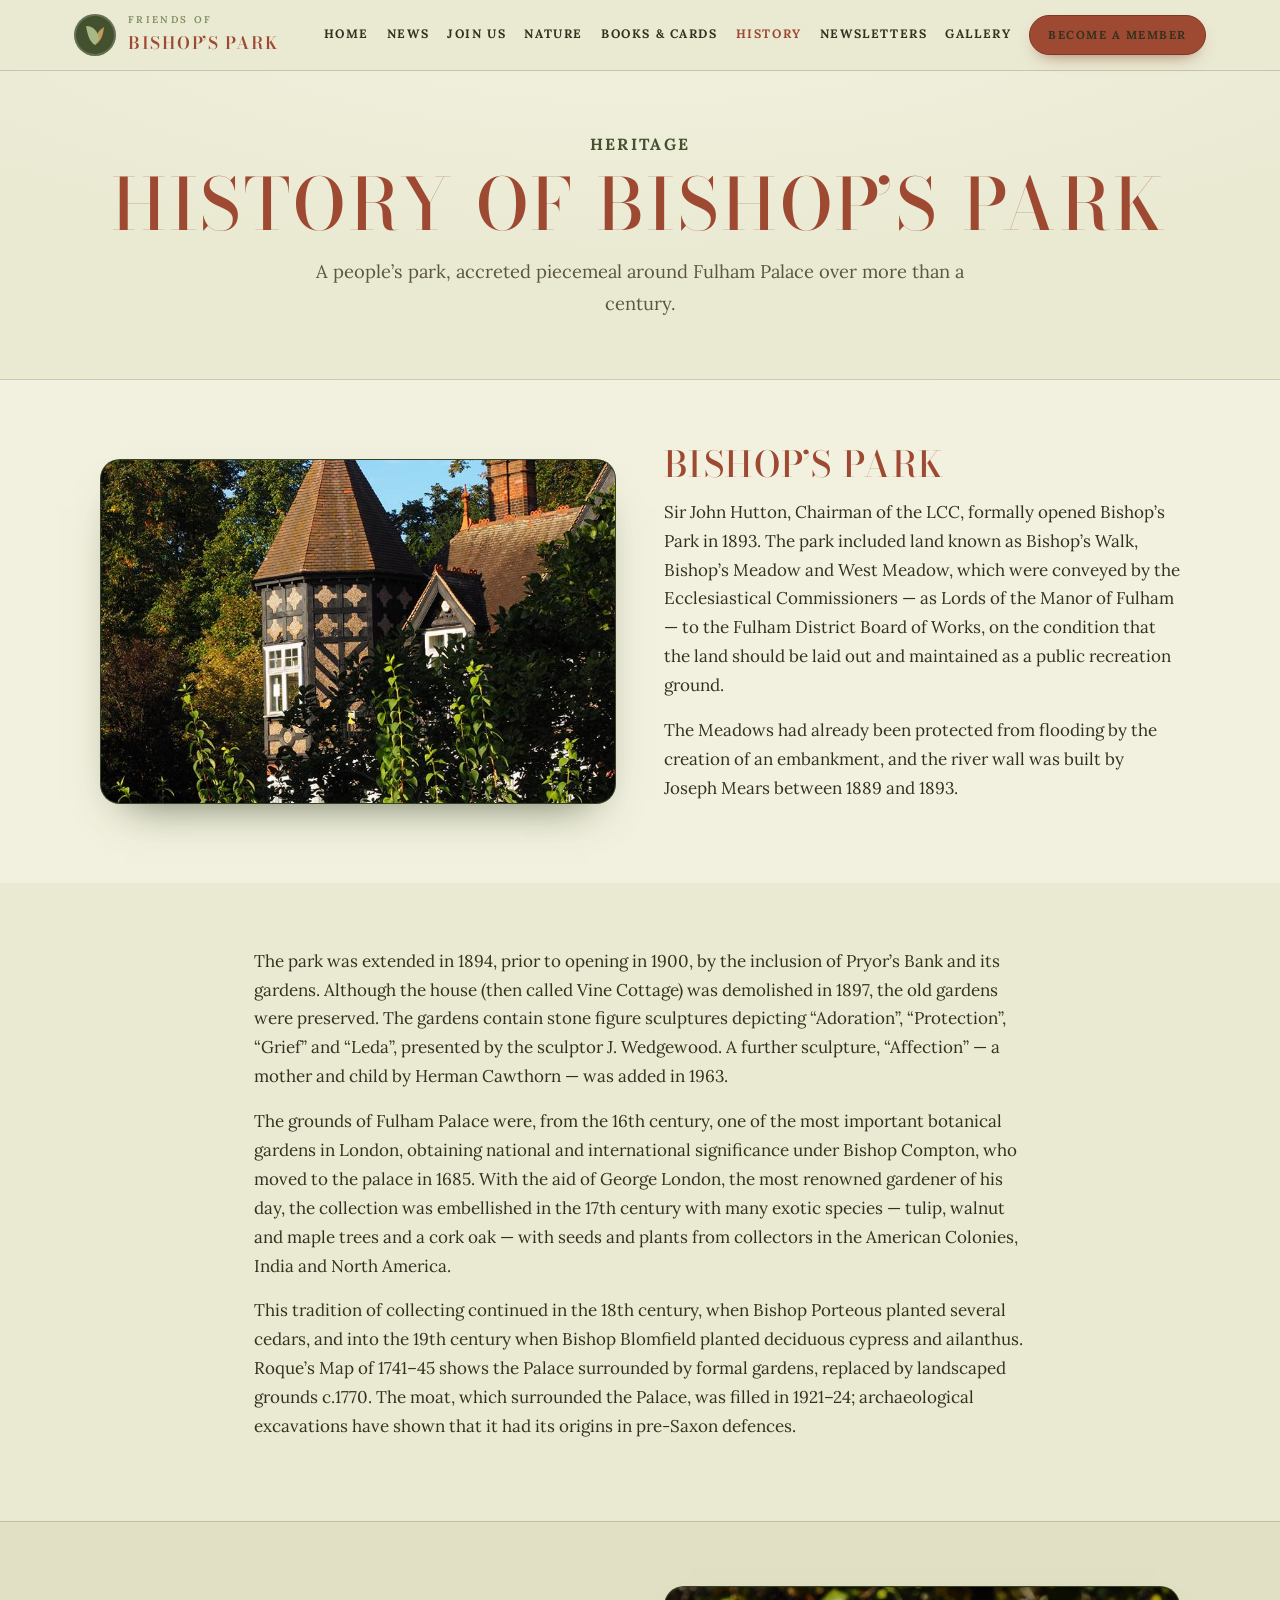
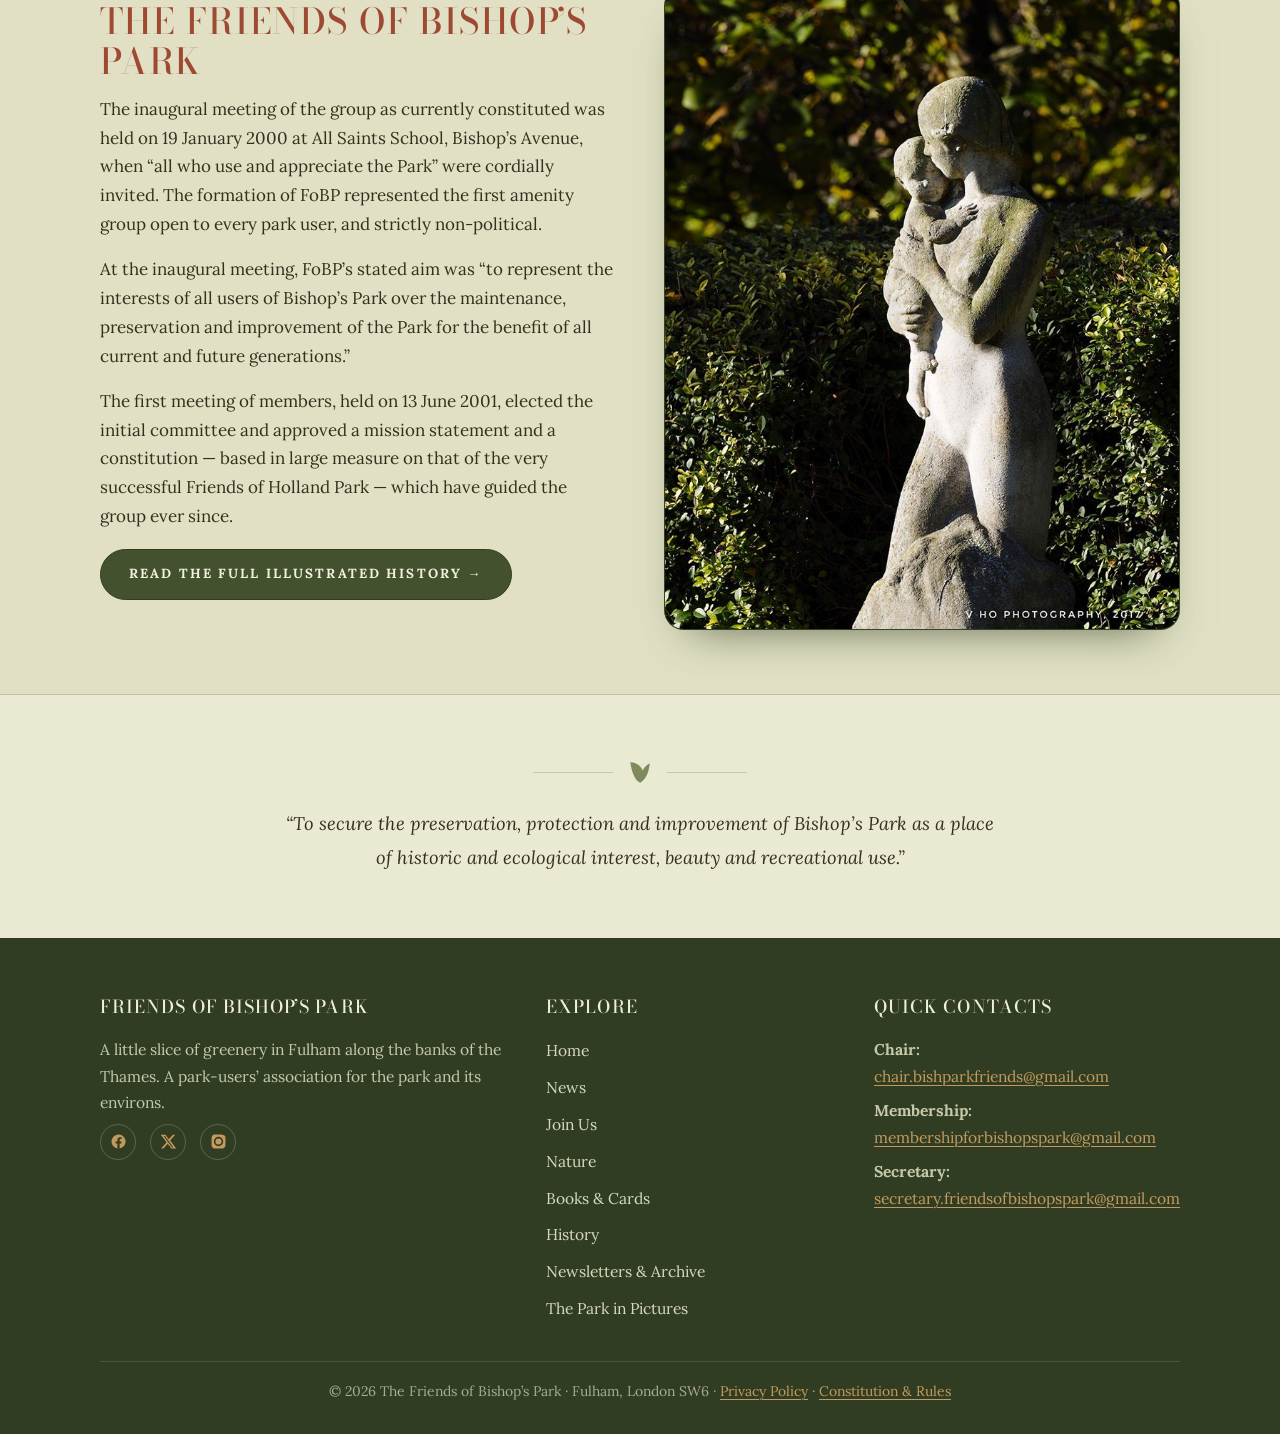
<file: history/index.html>
<!DOCTYPE html>
<html lang="en-GB">
<head>
<meta charset="UTF-8">
<meta name="viewport" content="width=device-width, initial-scale=1.0">
<title>History - The Friends of Bishop's Park</title>
<meta name="description" content="A people's park, accreted piecemeal around Fulham Palace over more than a century.">
<link rel="canonical" href="https://www.friendsofbishopspark.com/history/">
<meta property="og:title" content="History - The Friends of Bishop's Park">
<meta property="og:description" content="A people's park, accreted piecemeal around Fulham Palace over more than a century.">
<meta property="og:type" content="website">
<meta property="og:site_name" content="The Friends of Bishop's Park">
<meta name="twitter:card" content="summary_large_image">
<link rel="icon" href="/images/BishopsParkMasthead.webp">
<link rel="stylesheet" href="/css/style.css">
</head>
<body>
<div class="fobp-site">
<nav class="nav">
  <div class="nav-inner">
    <a class="brand" href="/">
      <span class="mark"><svg viewBox="0 0 24 24" fill="none"><path d="M12 22c0-7 2-14 9-18-1 10-4 15-9 18Z" fill="#C39A5E"/><path d="M12 22C6 19 4 9 3 3c8 0 12 6 13 13" fill="#A9B884"/></svg></span>
      <span><small>Friends of</small><b>Bishop&#8217;s Park</b></span>
    </a>
    <div class="menu">
      <a href="/">Home</a>
      <a href="/news/">News</a>
      <a href="/join-us/">Join Us</a>
      <a href="/nature-at-bishops-park/">Nature</a>
      <a href="/book/">Books &amp; Cards</a>
      <a href="/history/" class="active">History</a>
      <a href="/newsletter-archive/">Newsletters</a>
      <a href="/the-park-in-pictures/">Gallery</a>
      <a class="btn btn-primary" href="https://buy.stripe.com/4gMcN74NE7J17EL8ZJ1ck00">Become a member</a>
    </div>
  </div>
</nav>

<header class="pagehead">
  <span class="eyebrow">Heritage</span>
  <h1 class="display">History of Bishop&#8217;s Park</h1>
  <p>A people&#8217;s park, accreted piecemeal around Fulham Palace over more than a century.</p>
</header>

<section class="section section-paper">
  <div class="feature">
    <figure class="ph wide"><img decoding="async" src="/images/pryors-bank.jpg" alt="Pryor's Bank gardens in Bishop's Park."></figure>
    <div class="prose">
      <h2 class="display" style="margin-top:0">Bishop&#8217;s Park</h2>
      <p>Sir John Hutton, Chairman of the LCC, formally opened Bishop&#8217;s Park in 1893. The park included land known as Bishop&#8217;s Walk, Bishop&#8217;s Meadow and West Meadow, which were conveyed by the Ecclesiastical Commissioners &mdash; as Lords of the Manor of Fulham &mdash; to the Fulham District Board of Works, on the condition that the land should be laid out and maintained as a public recreation ground.</p>
      <p>The Meadows had already been protected from flooding by the creation of an embankment, and the river wall was built by Joseph Mears between 1889 and 1893.</p>
    </div>
  </div>
</section>

<section class="section">
  <div class="wrap" style="max-width:820px">
    <div class="prose">
      <p>The park was extended in 1894, prior to opening in 1900, by the inclusion of Pryor&#8217;s Bank and its gardens. Although the house (then called Vine Cottage) was demolished in 1897, the old gardens were preserved. The gardens contain stone figure sculptures depicting &ldquo;Adoration&rdquo;, &ldquo;Protection&rdquo;, &ldquo;Grief&rdquo; and &ldquo;Leda&rdquo;, presented by the sculptor J. Wedgewood. A further sculpture, &ldquo;Affection&rdquo; &mdash; a mother and child by Herman Cawthorn &mdash; was added in 1963.</p>
      <p>The grounds of Fulham Palace were, from the 16th century, one of the most important botanical gardens in London, obtaining national and international significance under Bishop Compton, who moved to the palace in 1685. With the aid of George London, the most renowned gardener of his day, the collection was embellished in the 17th century with many exotic species &mdash; tulip, walnut and maple trees and a cork oak &mdash; with seeds and plants from collectors in the American Colonies, India and North America.</p>
      <p>This tradition of collecting continued in the 18th century, when Bishop Porteous planted several cedars, and into the 19th century when Bishop Blomfield planted deciduous cypress and ailanthus. Roque&#8217;s Map of 1741&ndash;45 shows the Palace surrounded by formal gardens, replaced by landscaped grounds c.1770. The moat, which surrounded the Palace, was filled in 1921&ndash;24; archaeological excavations have shown that it had its origins in pre-Saxon defences.</p>
    </div>
  </div>
</section>

<section class="section section-tint">
  <div class="feature flip">
    <figure class="ph tall"><img decoding="async" src="/images/park-sculpture-2.jpg" alt="The sculpture 'Affection', a mother and child by Herman Cawthorn, 1963."></figure>
    <div class="prose">
      <h2 class="display" style="margin-top:0">The Friends of Bishop&#8217;s Park</h2>
      <p>The inaugural meeting of the group as currently constituted was held on 19 January 2000 at All Saints School, Bishop&#8217;s Avenue, when &ldquo;all who use and appreciate the Park&rdquo; were cordially invited. The formation of FoBP represented the first amenity group open to every park user, and strictly non-political.</p>
      <p>At the inaugural meeting, FoBP&#8217;s stated aim was &ldquo;to represent the interests of all users of Bishop&#8217;s Park over the maintenance, preservation and improvement of the Park for the benefit of all current and future generations.&rdquo;</p>
      <p>The first meeting of members, held on 13 June 2001, elected the initial committee and approved a mission statement and a constitution &mdash; based in large measure on that of the very successful Friends of Holland Park &mdash; which have guided the group ever since.</p>
      <p style="margin-top:18px"><a class="btn btn-green" href="/book/">Read the full illustrated history &rarr;</a></p>
    </div>
  </div>
</section>

<section class="section center">
  <div class="wrap" style="max-width:760px">
    <div class="leaf"><svg viewBox="0 0 24 24" fill="none"><path d="M12 22c0-7 2-14 9-18-1 10-4 15-9 18Z" fill="#7E8A5C"/><path d="M12 22C6 19 4 9 3 3c8 0 12 6 13 13" fill="#7E8A5C"/></svg></div>
    <p style="font-size:1.15rem;font-style:italic;line-height:1.8;margin-top:22px">&ldquo;To secure the preservation, protection and improvement of Bishop&#8217;s Park as a place of historic and ecological interest, beauty and recreational use.&rdquo;</p>
  </div>
</section>

<footer class="footer">
  <div class="footer-grid">
    <div>
      <h4>Friends of Bishop&#8217;s Park</h4>
      <p>A little slice of greenery in Fulham along the banks of the Thames. A park-users&#8217; association for the park and its environs.</p>
      <div class="social">
        <a href="https://www.facebook.com/Friends-Of-Bishops-Park-211643889613431/" aria-label="Facebook"><svg viewBox="0 0 24 24"><path d="M22 12a10 10 0 1 0-11.6 9.9v-7H7.9V12h2.5V9.8c0-2.5 1.5-3.9 3.8-3.9 1.1 0 2.2.2 2.2.2v2.5h-1.2c-1.2 0-1.6.8-1.6 1.6V12h2.7l-.4 2.9h-2.3v7A10 10 0 0 0 22 12Z"/></svg></a>
        <a href="https://twitter.com/BishopsParkSW6" aria-label="Twitter / X"><svg viewBox="0 0 24 24"><path d="M18.2 2.5h3.3l-7.2 8.2 8.5 11.3h-6.7l-5.2-6.9-6 6.9H1.6l7.7-8.8L1 2.5h6.8l4.7 6.3 5.7-6.3Zm-1.2 17.8h1.8L7.1 4.3H5.2L17 20.3Z"/></svg></a>
        <a href="https://www.instagram.com/bishopsparksw6/" aria-label="Instagram"><svg viewBox="0 0 24 24"><path d="M12 2.2c3.2 0 3.6 0 4.9.1 1.2.1 1.8.3 2.2.4.6.2 1 .5 1.4.9.4.4.7.8.9 1.4.2.4.4 1 .4 2.2.1 1.3.1 1.7.1 4.9s0 3.6-.1 4.9c-.1 1.2-.3 1.8-.4 2.2-.2.6-.5 1-.9 1.4-.4.4-.8.7-1.4.9-.4.2-1 .4-2.2.4-1.3.1-1.7.1-4.9.1s-3.6 0-4.9-.1c-1.2-.1-1.8-.3-2.2-.4-.6-.2-1-.5-1.4-.9-.4-.4-.7-.8-.9-1.4-.2-.4-.4-1-.4-2.2C2.2 15.6 2.2 15.2 2.2 12s0-3.6.1-4.9c.1-1.2.3-1.8.4-2.2.2-.6.5-1 .9-1.4.4-.4.8-.7 1.4-.9.4-.2 1-.4 2.2-.4C8.4 2.2 8.8 2.2 12 2.2Zm0 3.2A6.6 6.6 0 1 0 18.6 12 6.6 6.6 0 0 0 12 5.4Zm0 10.9A4.3 4.3 0 1 1 16.3 12 4.3 4.3 0 0 1 12 16.3Zm6.8-11.2a1.5 1.5 0 1 1-1.5-1.5 1.5 1.5 0 0 1 1.5 1.5Z"/></svg></a>
      </div>
    </div>
    <div>
      <h4>Explore</h4>
      <ul class="flinks">
        <li><a href="/">Home</a></li>
        <li><a href="/news/">News</a></li>
        <li><a href="/join-us/">Join Us</a></li>
        <li><a href="/nature-at-bishops-park/">Nature</a></li>
        <li><a href="/book/">Books &amp; Cards</a></li>
        <li><a href="/history/">History</a></li>
        <li><a href="/newsletter-archive/">Newsletters &amp; Archive</a></li>
        <li><a href="/the-park-in-pictures/">The Park in Pictures</a></li>
      </ul>
    </div>
    <div>
      <h4>Quick contacts</h4>
      <p><b>Chair:</b><br><a href="mailto:chair.bishparkfriends@gmail.com">chair.bishparkfriends@gmail.com</a></p>
      <p><b>Membership:</b><br><a href="mailto:membershipforbishopspark@gmail.com">membershipforbishopspark@gmail.com</a></p>
      <p><b>Secretary:</b><br><a href="mailto:secretary.friendsofbishopspark@gmail.com">secretary.friendsofbishopspark@gmail.com</a></p>
    </div>
  </div>
  <div class="footer-base">&copy; 2026 The Friends of Bishop&#8217;s Park &middot; Fulham, London SW6 &middot; <a href="/privacy-policy/">Privacy Policy</a> &middot; <a href="/constitution-and-rules/">Constitution &amp; Rules</a></div>
</footer>
</div>

</body>
</html>
</file>
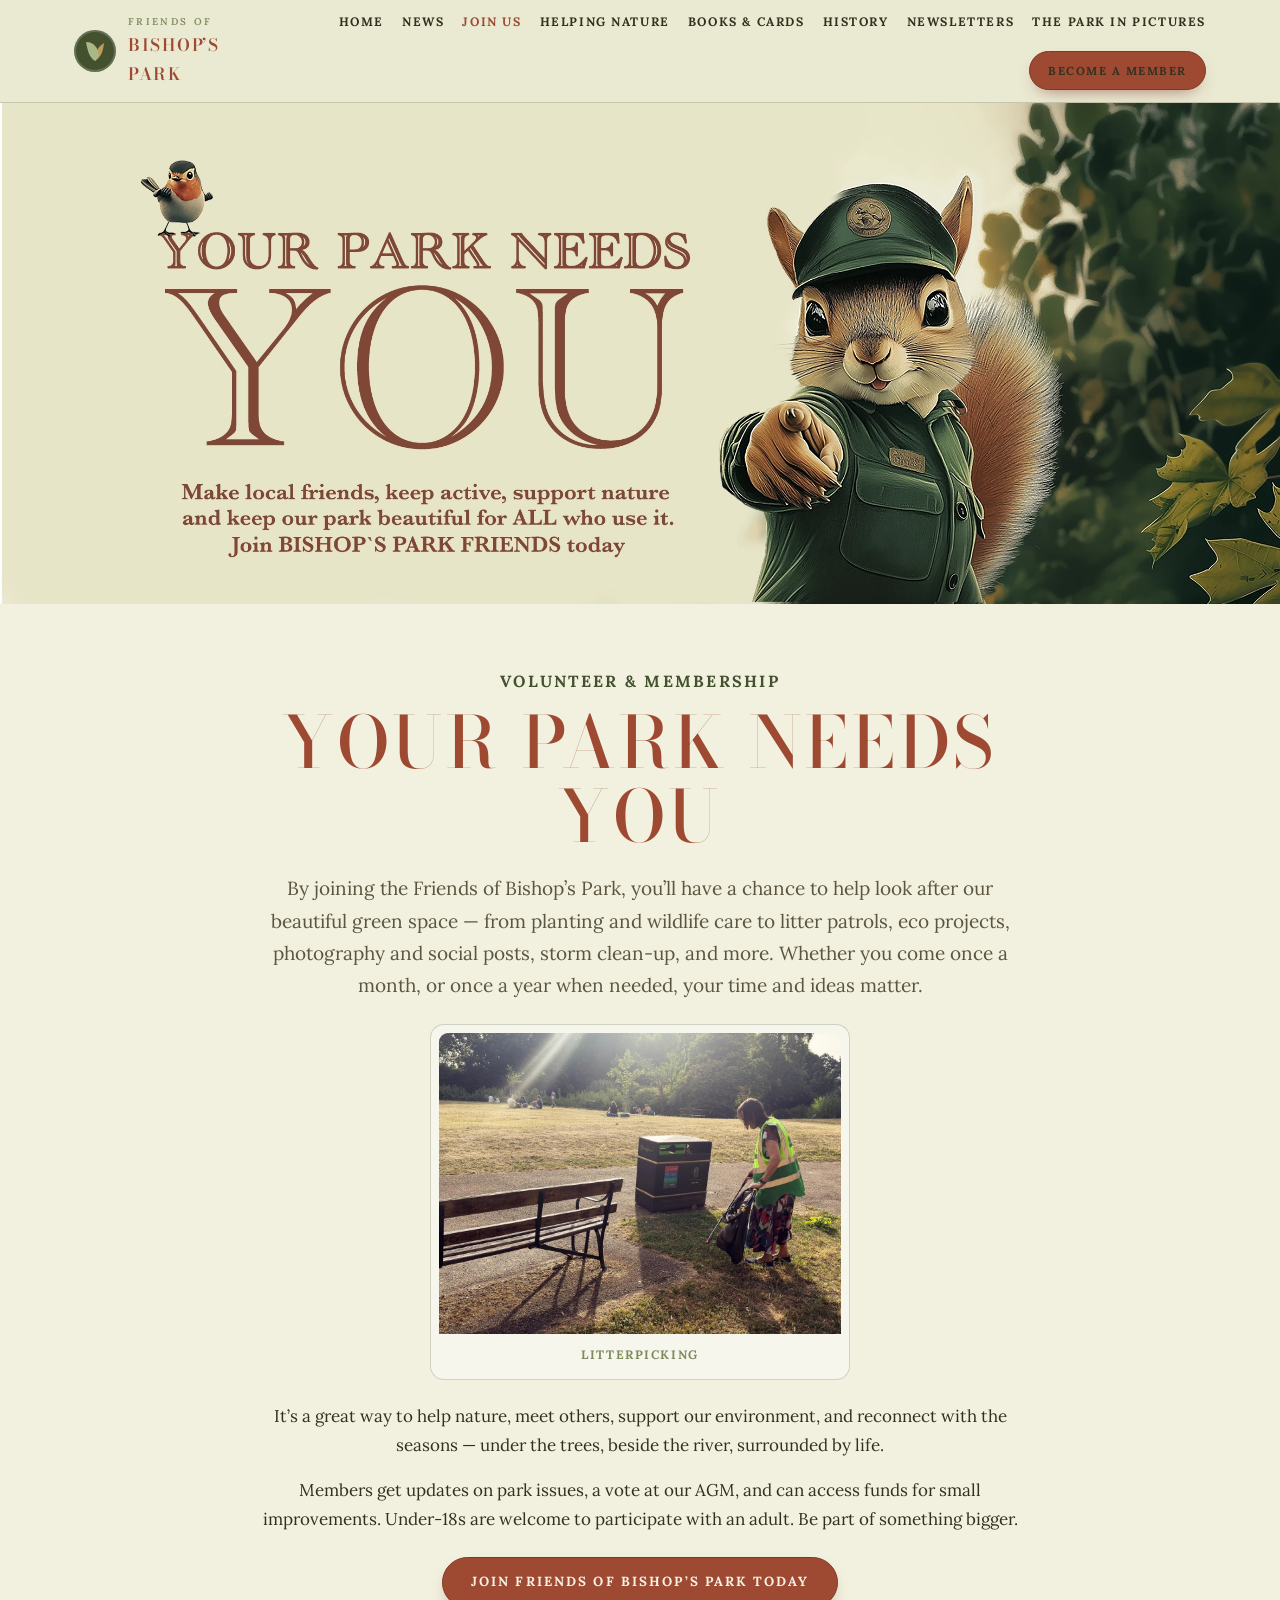
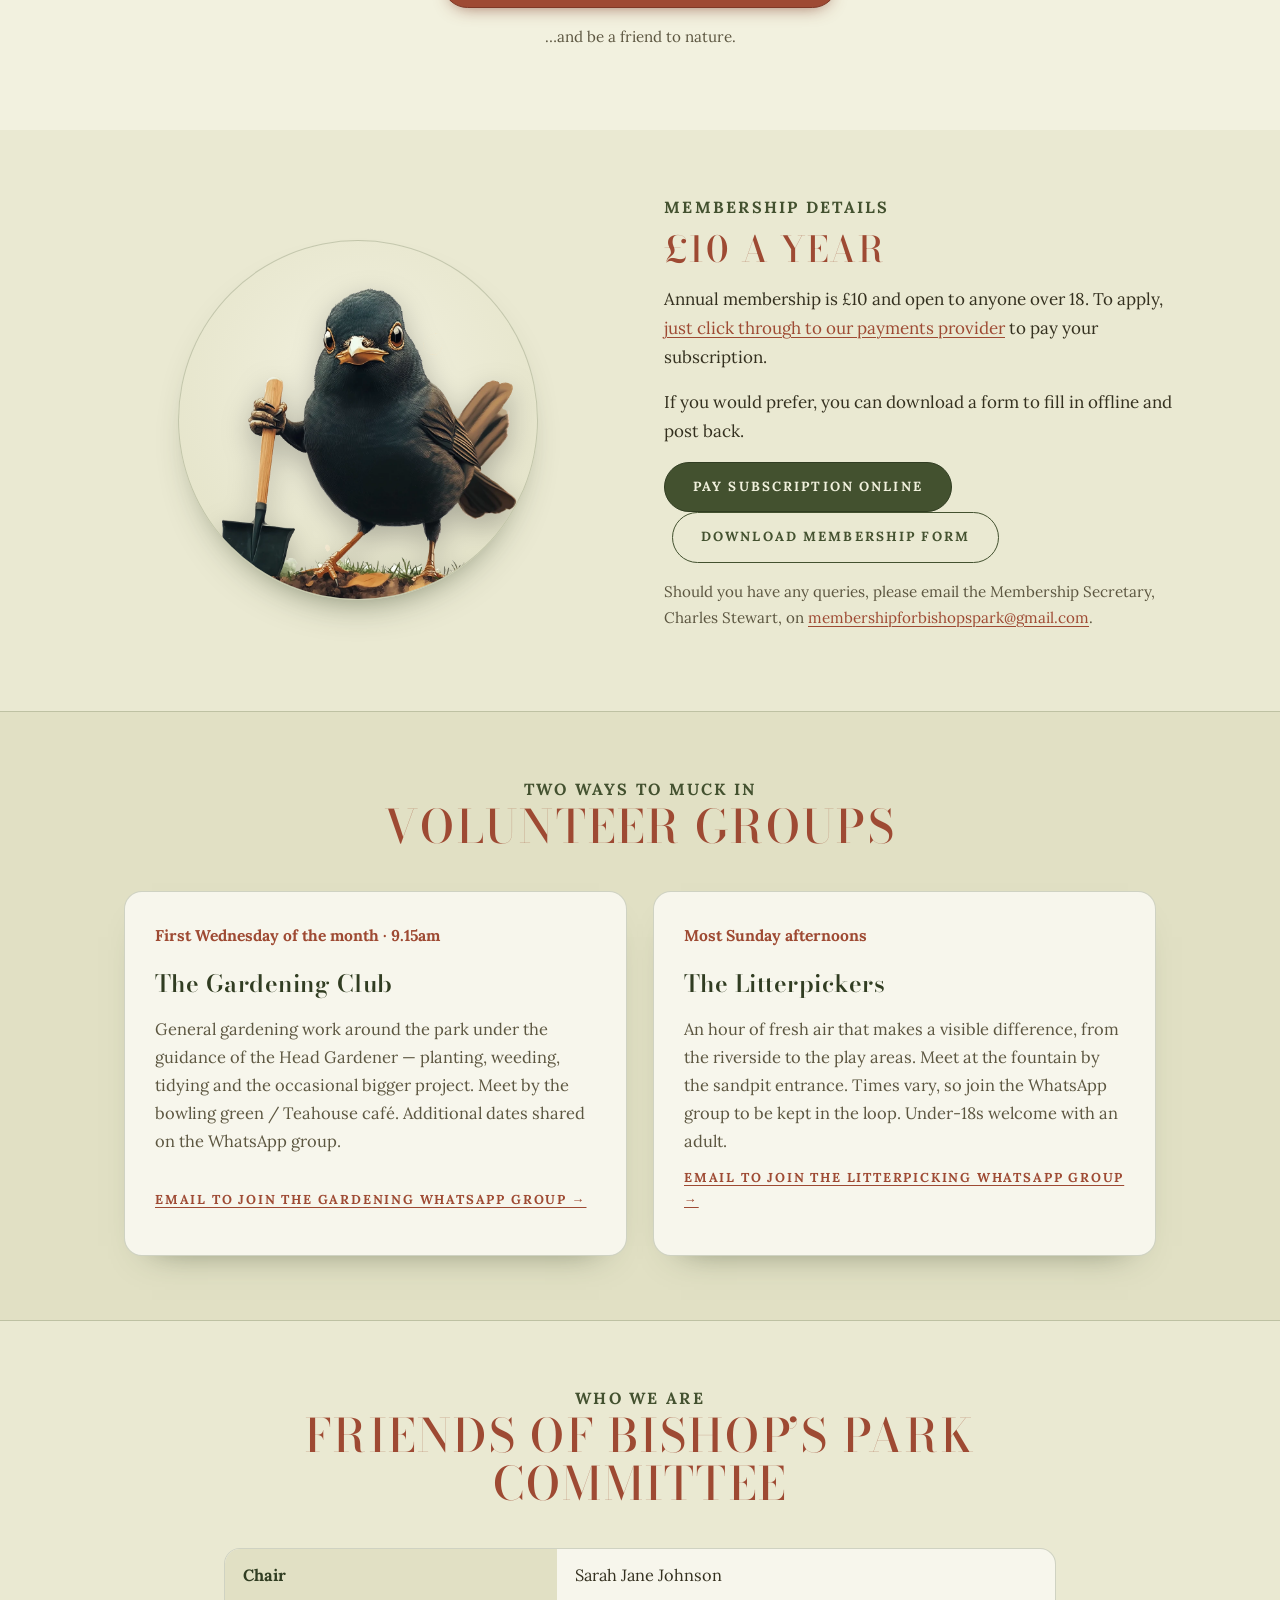
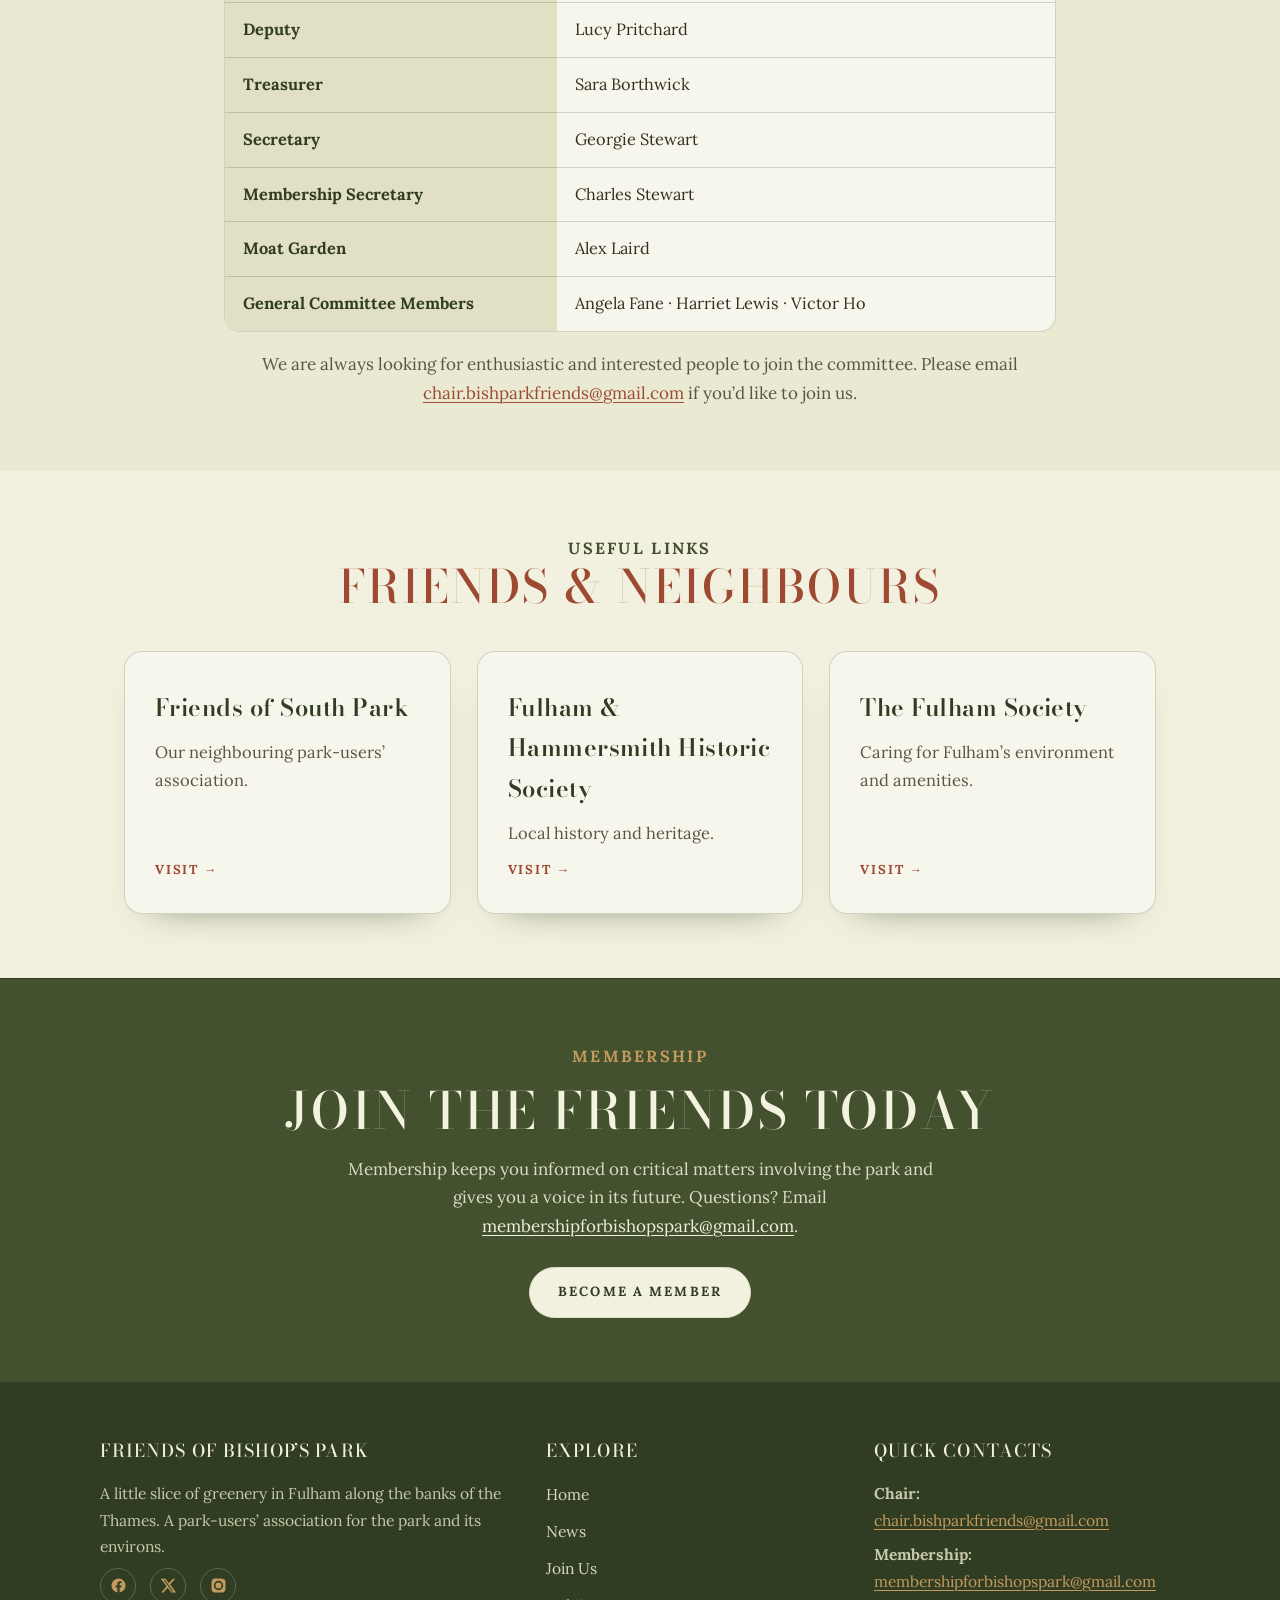
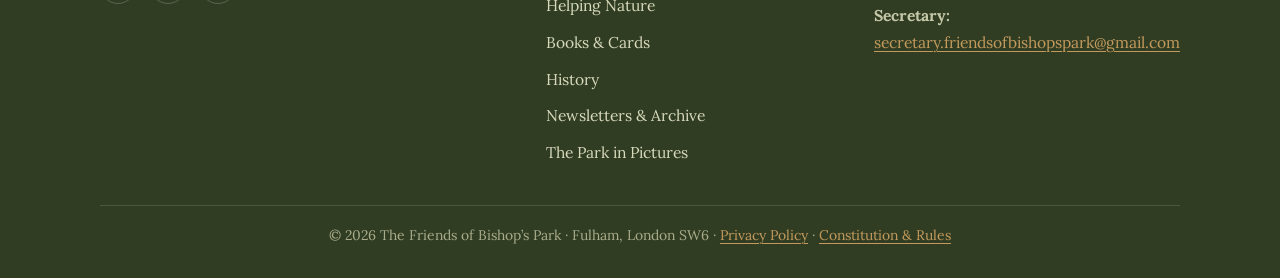
<file: join-us/index.html>
<!DOCTYPE html>
<html lang="en-GB">
<head>
<meta charset="UTF-8">
<meta name="viewport" content="width=device-width, initial-scale=1.0">
<title>Your Park Needs You - The Friends of Bishop's Park</title>
<meta name="description" content="Join the Friends of Bishop's Park, the Gardening Club or the Litterpicking Group, and help keep the park beautiful for all.">
<link rel="canonical" href="https://www.friendsofbishopspark.com/join-us/">
<meta property="og:title" content="Your Park Needs You - The Friends of Bishop's Park">
<meta property="og:description" content="Join the Friends of Bishop's Park, the Gardening Club or the Litterpicking Group, and help keep the park beautiful for all.">
<meta property="og:type" content="website">
<meta property="og:site_name" content="The Friends of Bishop's Park">
<meta name="twitter:card" content="summary_large_image">
<link rel="icon" href="/images/BishopsParkMasthead.webp">
<link rel="stylesheet" href="/css/style.css">
</head>
<body>
<div class="fobp-site">
<!-- NAV -->
<nav class="nav">
  <div class="nav-inner">
    <a class="brand" href="/">
      <span class="mark"><svg viewBox="0 0 24 24" fill="none"><path d="M12 22c0-7 2-14 9-18-1 10-4 15-9 18Z" fill="#C39A5E"/><path d="M12 22C6 19 4 9 3 3c8 0 12 6 13 13" fill="#A9B884"/></svg></span>
      <span><small>Friends of</small><b>Bishop&#8217;s Park</b></span>
    </a>
    <div class="menu">
      <a href="/">Home</a>
      <a href="/news/">News</a>
      <a href="/join-us/" class="active">Join Us</a>
      <a href="/nature-at-bishops-park/">Helping Nature</a>
      <a href="/book/">Books &amp; Cards</a>
      <a href="/history/">History</a>
      <a href="/newsletter-archive/">Newsletters</a>
      <a href="/the-park-in-pictures/">The Park in Pictures</a>
      <a class="btn btn-primary" href="https://buy.stripe.com/4gMcN74NE7J17EL8ZJ1ck00">Become a member</a>
    </div>
  </div>
</nav>

<!-- MASTHEAD BANNER (custom art) -->
<header class="masthead">
  <img decoding="async" src="/images/BishopsParkMasthead.webp"
       alt="Your Park Needs You — a squirrel park ranger and a robin invite you to join the Friends of Bishop's Park.">
</header>

<!-- INTRO -->
<section class="section section-paper">
  <div class="wrap" style="max-width:820px">
    <div class="prose" style="text-align:center">
      <span class="eyebrow">Volunteer &amp; Membership</span>
      <h1 class="display" style="margin:10px 0 18px">Your Park Needs You</h1>
      <p class="lead">By joining the Friends of Bishop&#8217;s Park, you&#8217;ll have a chance to help look after our beautiful green space &mdash; from planting and wildlife care to litter patrols, eco projects, photography and social posts, storm clean-up, and more. Whether you come once a month, or once a year when needed, your time and ideas matter.</p>
      <figure class="frame" style="max-width:420px;margin:22px auto">
        <div class="shot"><img decoding="async" loading="lazy" src="/images/litterpicking.jpeg" alt="A member of the Litterpicking Group emptying a litter-picker bag by a bin in Bishop's Park" data-cap="Our Litterpicking Group at work"></div>
        <figcaption>Litterpicking</figcaption>
      </figure>
      <p>It&#8217;s a great way to help nature, meet others, support our environment, and reconnect with the seasons &mdash; under the trees, beside the river, surrounded by life.</p>
      <p>Members get updates on park issues, a vote at our AGM, and can access funds for small improvements. Under-18s are welcome to participate with an adult. Be part of something bigger.</p>
      <p style="margin-top:24px"><a class="btn btn-primary" href="https://buy.stripe.com/4gMcN74NE7J17EL8ZJ1ck00">Join Friends of Bishop&#8217;s Park today</a></p>
      <p style="font-size:.95rem;color:var(--ink-soft)">&hellip;and be a friend to nature.</p>
    </div>
  </div>
</section>

<!-- MEMBERSHIP DETAILS + BIRD -->
<section class="section">
  <div class="feature flip">
    <div class="character"><img decoding="async" src="/images/BBirdAlpha.webp" alt="An illustrated blackbird gardener resting a wing on a spade."></div>
    <div class="prose">
      <span class="eyebrow">Membership details</span>
      <h2 class="display" style="margin:8px 0 16px">&pound;10 a year</h2>
      <p>Annual membership is &pound;10 and open to anyone over 18. To apply, <a href="https://buy.stripe.com/4gMcN74NE7J17EL8ZJ1ck00">just click through to our payments provider</a> to pay your subscription.</p>
      <p>If you would prefer, you can download a form to fill in offline and post back.</p>
      <p>
        <a class="btn btn-green" href="https://buy.stripe.com/4gMcN74NE7J17EL8ZJ1ck00">Pay subscription online</a>
        <a class="btn btn-ghost" href="/files/FOBP-Membership-Form-2025.docx" style="margin-left:8px">Download membership form</a>
      </p>
      <p style="font-size:.95rem;color:var(--ink-soft);margin-top:16px">Should you have any queries, please email the Membership Secretary, Charles Stewart, on <a href="mailto:membershipforbishopspark@gmail.com">membershipforbishopspark@gmail.com</a>.</p>
    </div>
  </div>
</section>

<!-- WAYS TO HELP -->
<section class="section section-tint">
  <div class="sec-head">
    <span class="eyebrow">Two ways to muck in</span>
    <h2 class="display">Volunteer groups</h2>
  </div>
  <div class="wrap">
    <div class="cards two">
      <div class="card">
        <span class="when">First Wednesday of the month &middot; 9.15am</span>
        <h3>The Gardening Club</h3>
        <p>General gardening work around the park under the guidance of the Head Gardener &mdash; planting, weeding, tidying and the occasional bigger project. Meet by the bowling green / Teahouse caf&eacute;. Additional dates shared on the WhatsApp group.</p>
        <p class="more"><a href="mailto:chair.bishparkfriends@gmail.com?subject=Gardening%20Club">Email to join the gardening WhatsApp group &rarr;</a></p>
      </div>
      <div class="card">
        <span class="when">Most Sunday afternoons</span>
        <h3>The Litterpickers</h3>
        <p>An hour of fresh air that makes a visible difference, from the riverside to the play areas. Meet at the fountain by the sandpit entrance. Times vary, so join the WhatsApp group to be kept in the loop. Under-18s welcome with an adult.</p>
        <p class="more"><a href="mailto:chair.bishparkfriends@gmail.com?subject=Litterpicking%20Group">Email to join the litterpicking WhatsApp group &rarr;</a></p>
      </div>
    </div>
  </div>
</section>

<!-- COMMITTEE -->
<section class="section">
  <div class="wrap" style="max-width:880px">
    <div class="sec-head">
      <span class="eyebrow">Who we are</span>
      <h2 class="display">Friends of Bishop&#8217;s Park Committee</h2>
    </div>
    <div class="tablewrap">
      <table class="committee">
        <tr><th>Chair</th><td>Sarah Jane Johnson</td></tr>
        <tr><th>Deputy</th><td>Lucy Pritchard</td></tr>
        <tr><th>Treasurer</th><td>Sara Borthwick</td></tr>
        <tr><th>Secretary</th><td>Georgie Stewart</td></tr>
        <tr><th>Membership Secretary</th><td>Charles Stewart</td></tr>
        <tr><th>Moat Garden</th><td>Alex Laird</td></tr>
        <tr><th>General Committee Members</th><td>Angela Fane &middot; Harriet Lewis &middot; Victor Ho</td></tr>
      </table>
    </div>
    <p style="text-align:center;margin-top:18px;color:var(--ink-soft)">We are always looking for enthusiastic and interested people to join the committee. Please email <a href="mailto:chair.bishparkfriends@gmail.com">chair.bishparkfriends@gmail.com</a> if you&#8217;d like to join us.</p>
  </div>
</section>

<!-- USEFUL LINKS -->
<section class="section section-paper">
  <div class="sec-head">
    <span class="eyebrow">Useful links</span>
    <h2 class="display">Friends &amp; neighbours</h2>
  </div>
  <div class="wrap">
    <div class="cards">
      <a class="card link" href="https://www.thefriendsofsouthpark.co.uk/"><h3>Friends of South Park</h3><p>Our neighbouring park-users&#8217; association.</p><span class="more">Visit &rarr;</span></a>
      <a class="card link" href="http://fhhs.wordpress.com"><h3>Fulham &amp; Hammersmith Historic Society</h3><p>Local history and heritage.</p><span class="more">Visit &rarr;</span></a>
      <a class="card link" href="http://www.fulhamsociety.org/"><h3>The Fulham Society</h3><p>Caring for Fulham&#8217;s environment and amenities.</p><span class="more">Visit &rarr;</span></a>
    </div>
  </div>
</section>

<!-- BAND -->
<section class="band">
  <span class="eyebrow">Membership</span>
  <h2>Join the Friends today</h2>
  <p>Membership keeps you informed on critical matters involving the park and gives you a voice in its future. Questions? Email <a href="mailto:membershipforbishopspark@gmail.com" style="color:#EEEFD9">membershipforbishopspark@gmail.com</a>.</p>
  <a class="btn btn-light" href="https://buy.stripe.com/4gMcN74NE7J17EL8ZJ1ck00">Become a member</a>
</section>

<!-- FOOTER -->
<footer class="footer">
  <div class="footer-grid">
    <div>
      <h4>Friends of Bishop&#8217;s Park</h4>
      <p>A little slice of greenery in Fulham along the banks of the Thames. A park-users&#8217; association for the park and its environs.</p>
      <div class="social">
        <a href="https://www.facebook.com/Friends-Of-Bishops-Park-211643889613431/" aria-label="Facebook"><svg viewBox="0 0 24 24"><path d="M22 12a10 10 0 1 0-11.6 9.9v-7H7.9V12h2.5V9.8c0-2.5 1.5-3.9 3.8-3.9 1.1 0 2.2.2 2.2.2v2.5h-1.2c-1.2 0-1.6.8-1.6 1.6V12h2.7l-.4 2.9h-2.3v7A10 10 0 0 0 22 12Z"/></svg></a>
        <a href="https://twitter.com/BishopsParkSW6" aria-label="Twitter / X"><svg viewBox="0 0 24 24"><path d="M18.2 2.5h3.3l-7.2 8.2 8.5 11.3h-6.7l-5.2-6.9-6 6.9H1.6l7.7-8.8L1 2.5h6.8l4.7 6.3 5.7-6.3Zm-1.2 17.8h1.8L7.1 4.3H5.2L17 20.3Z"/></svg></a>
        <a href="https://www.instagram.com/bishopsparksw6/" aria-label="Instagram"><svg viewBox="0 0 24 24"><path d="M12 2.2c3.2 0 3.6 0 4.9.1 1.2.1 1.8.3 2.2.4.6.2 1 .5 1.4.9.4.4.7.8.9 1.4.2.4.4 1 .4 2.2.1 1.3.1 1.7.1 4.9s0 3.6-.1 4.9c-.1 1.2-.3 1.8-.4 2.2-.2.6-.5 1-.9 1.4-.4.4-.8.7-1.4.9-.4.2-1 .4-2.2.4-1.3.1-1.7.1-4.9.1s-3.6 0-4.9-.1c-1.2-.1-1.8-.3-2.2-.4-.6-.2-1-.5-1.4-.9-.4-.4-.7-.8-.9-1.4-.2-.4-.4-1-.4-2.2C2.2 15.6 2.2 15.2 2.2 12s0-3.6.1-4.9c.1-1.2.3-1.8.4-2.2.2-.6.5-1 .9-1.4.4-.4.8-.7 1.4-.9.4-.2 1-.4 2.2-.4C8.4 2.2 8.8 2.2 12 2.2Zm0 3.2A6.6 6.6 0 1 0 18.6 12 6.6 6.6 0 0 0 12 5.4Zm0 10.9A4.3 4.3 0 1 1 16.3 12 4.3 4.3 0 0 1 12 16.3Zm6.8-11.2a1.5 1.5 0 1 1-1.5-1.5 1.5 1.5 0 0 1 1.5 1.5Z"/></svg></a>
      </div>
    </div>
    <div>
      <h4>Explore</h4>
      <ul class="flinks">
        <li><a href="/">Home</a></li>
        <li><a href="/news/">News</a></li>
        <li><a href="/join-us/">Join Us</a></li>
        <li><a href="/nature-at-bishops-park/">Helping Nature</a></li>
        <li><a href="/book/">Books &amp; Cards</a></li>
        <li><a href="/history/">History</a></li>
        <li><a href="/newsletter-archive/">Newsletters &amp; Archive</a></li>
        <li><a href="/the-park-in-pictures/">The Park in Pictures</a></li>
      </ul>
    </div>
    <div>
      <h4>Quick contacts</h4>
      <p><b>Chair:</b><br><a href="mailto:chair.bishparkfriends@gmail.com">chair.bishparkfriends@gmail.com</a></p>
      <p><b>Membership:</b><br><a href="mailto:membershipforbishopspark@gmail.com">membershipforbishopspark@gmail.com</a></p>
      <p><b>Secretary:</b><br><a href="mailto:secretary.friendsofbishopspark@gmail.com">secretary.friendsofbishopspark@gmail.com</a></p>
    </div>
  </div>
  <div class="footer-base">&copy; 2026 The Friends of Bishop&#8217;s Park &middot; Fulham, London SW6 &middot; <a href="https://www.friendsofbishopspark.com/privacy-policy/">Privacy Policy</a> &middot; <a href="https://www.friendsofbishopspark.com/constitution-and-rules/">Constitution &amp; Rules</a></div>
</footer>
</div>

</body>
</html>
</file>
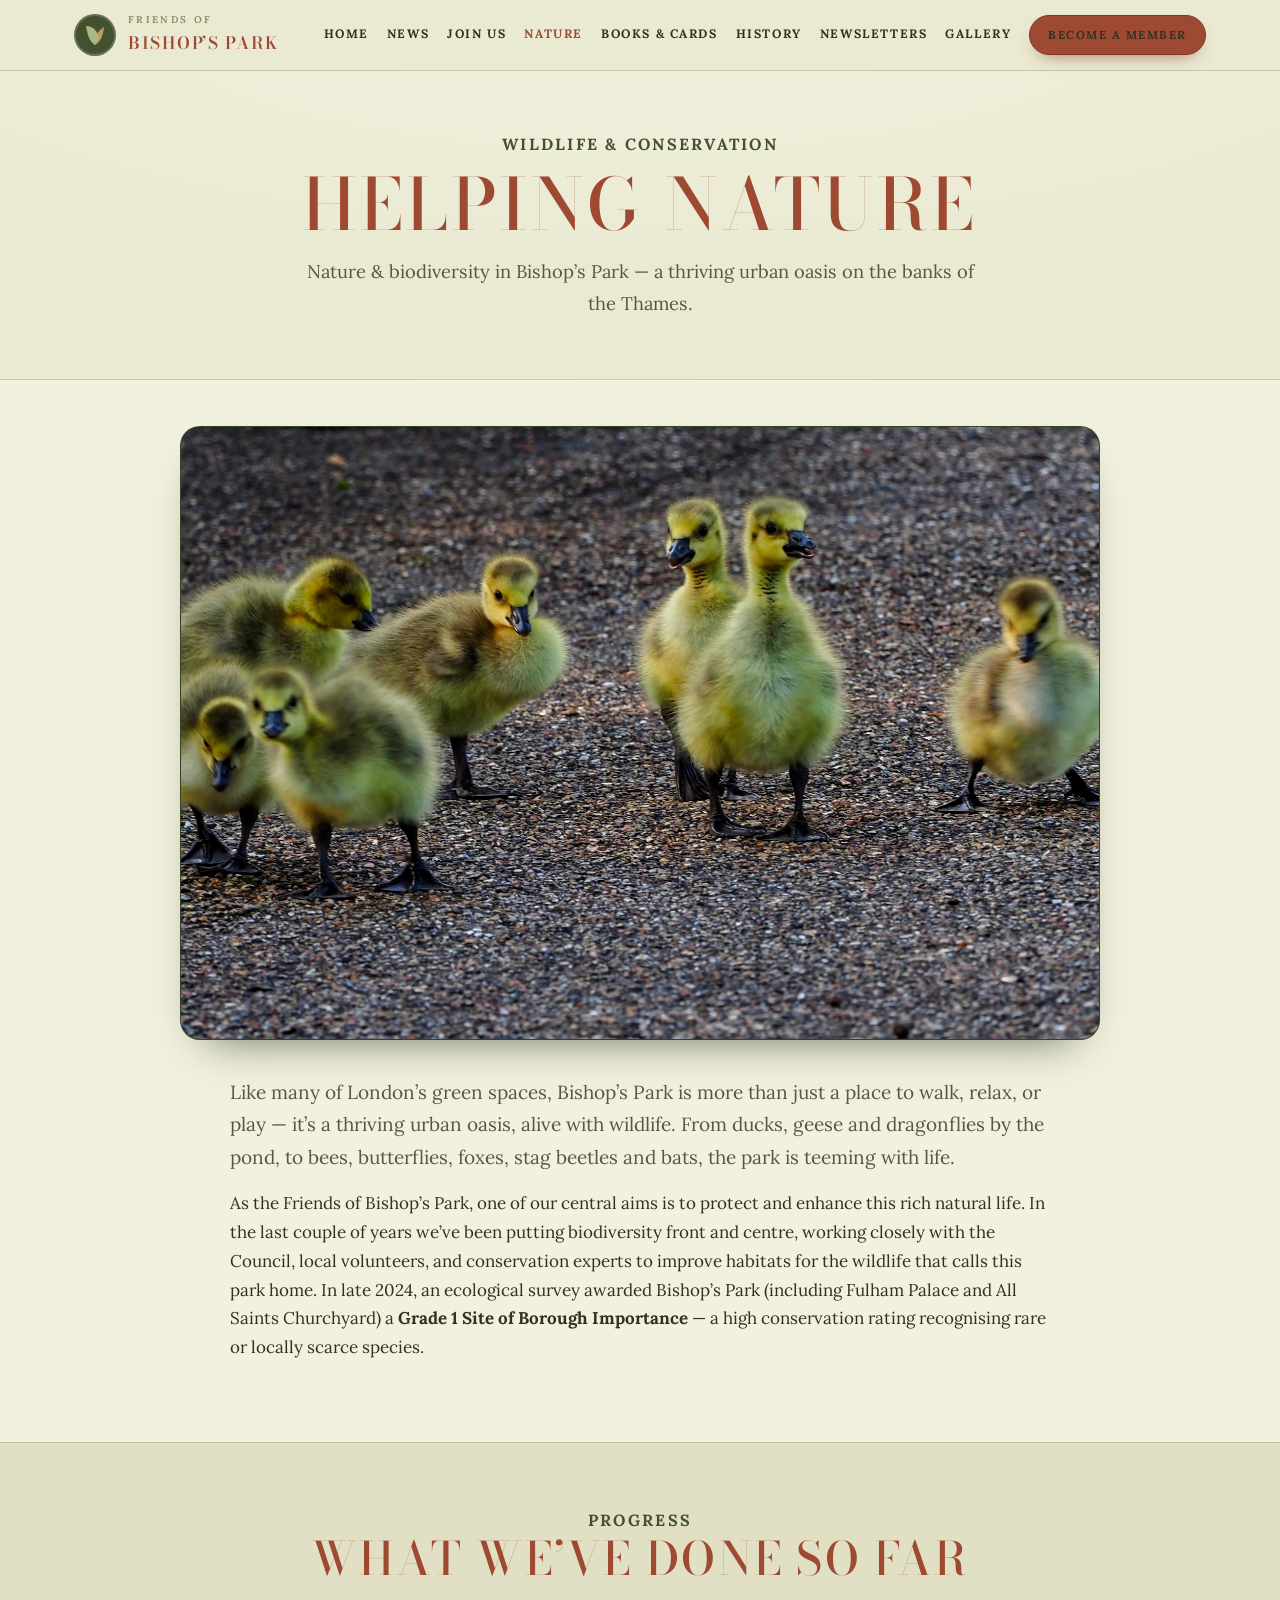
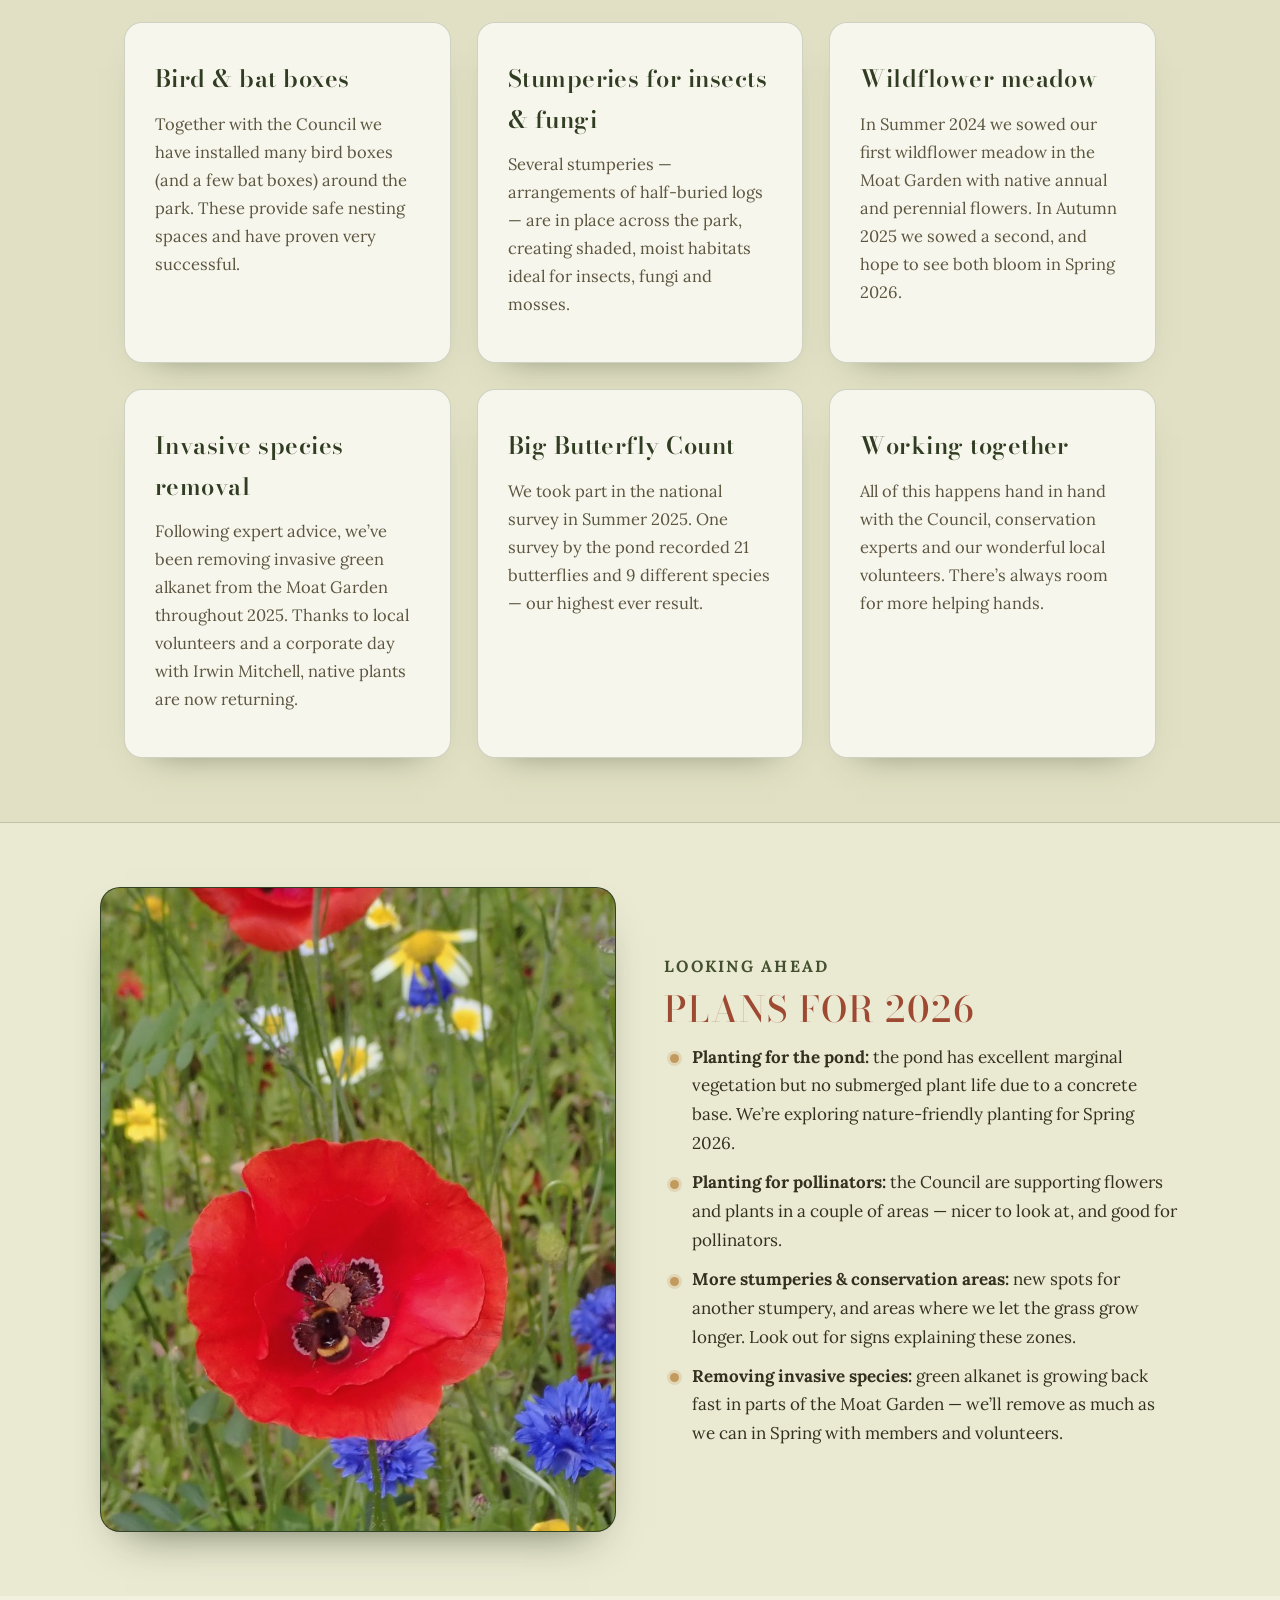
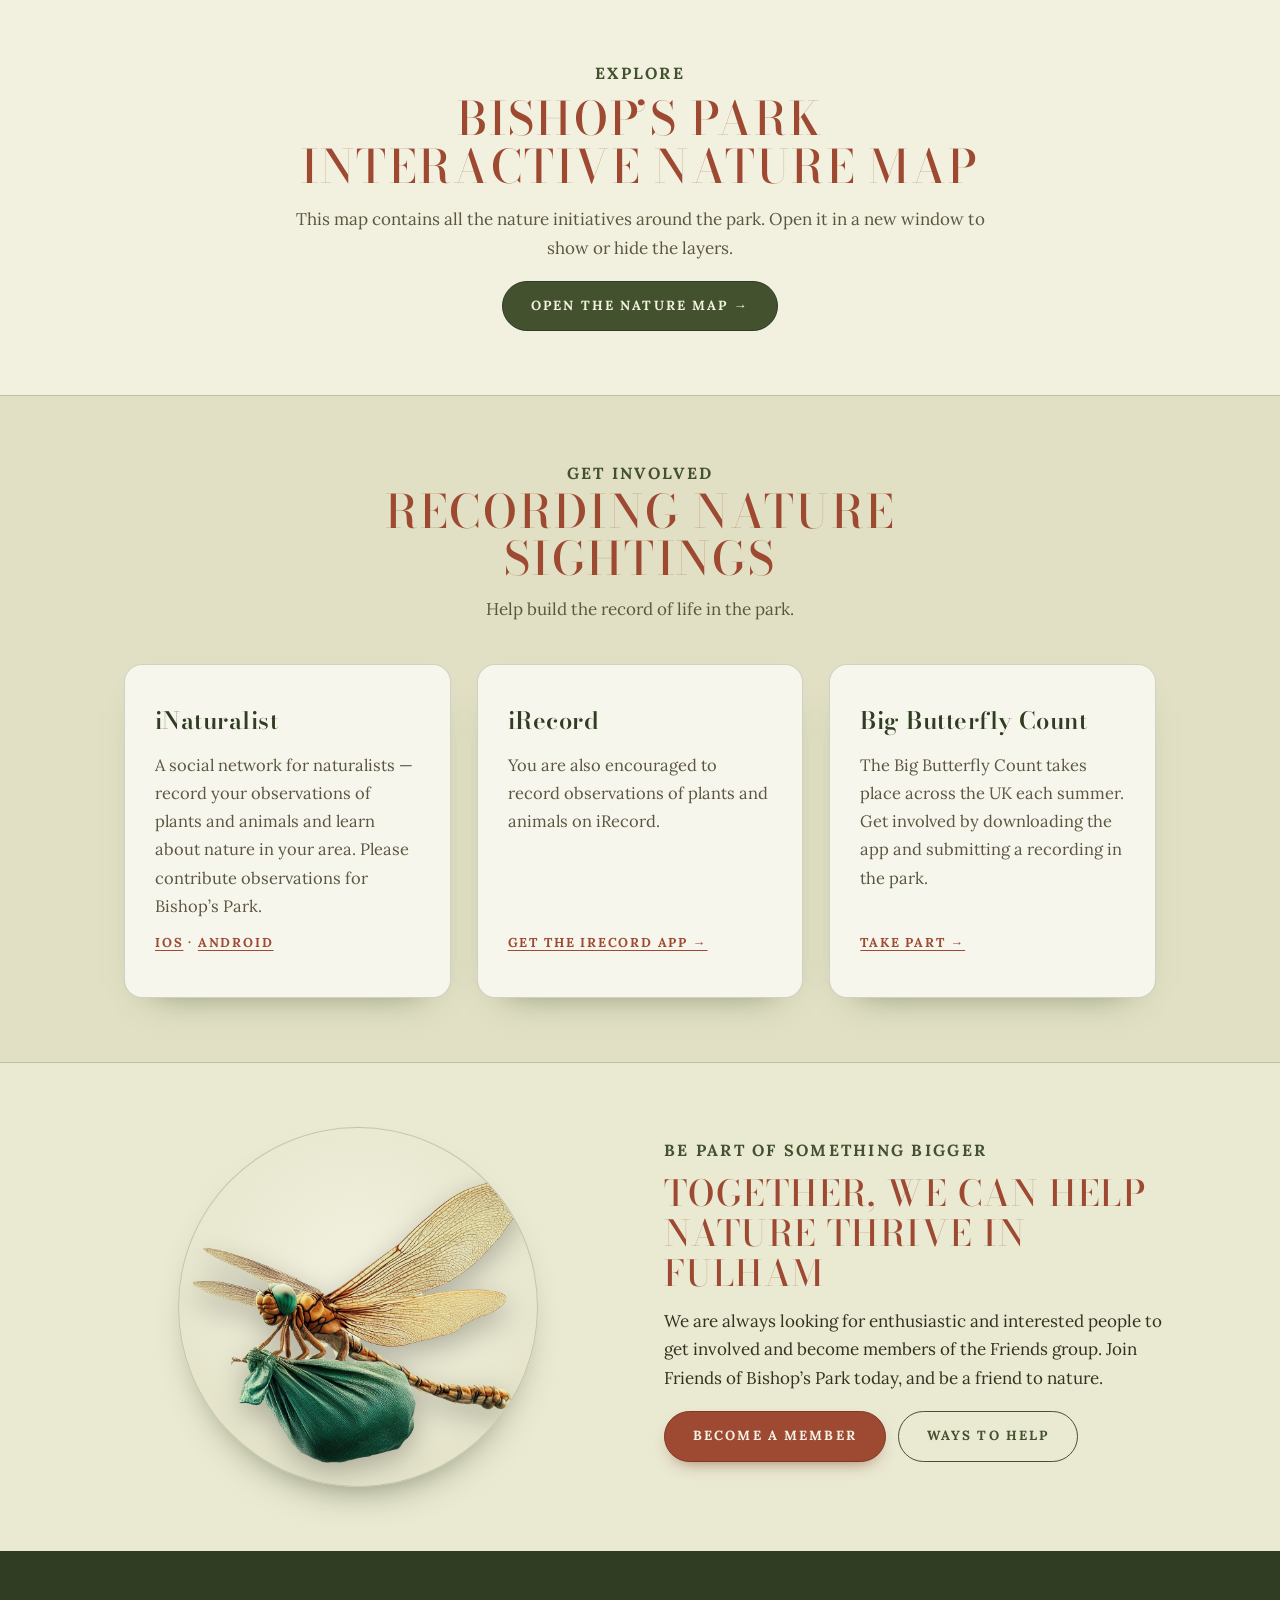
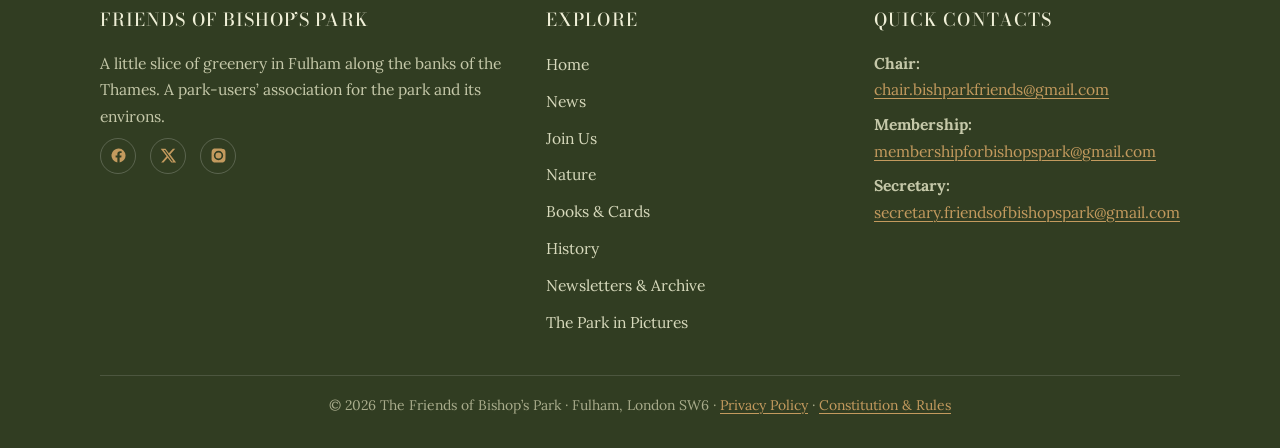
<file: nature-at-bishops-park/index.html>
<!DOCTYPE html>
<html lang="en-GB">
<head>
<meta charset="UTF-8">
<meta name="viewport" content="width=device-width, initial-scale=1.0">
<title>Helping Nature - The Friends of Bishop's Park</title>
<meta name="description" content="Nature & biodiversity in Bishop's Park - a thriving urban oasis on the banks of the Thames.">
<link rel="canonical" href="https://www.friendsofbishopspark.com/nature-at-bishops-park/">
<meta property="og:title" content="Helping Nature - The Friends of Bishop's Park">
<meta property="og:description" content="Nature & biodiversity in Bishop's Park - a thriving urban oasis on the banks of the Thames.">
<meta property="og:type" content="website">
<meta property="og:site_name" content="The Friends of Bishop's Park">
<meta name="twitter:card" content="summary_large_image">
<link rel="icon" href="/images/BishopsParkMasthead.webp">
<link rel="stylesheet" href="/css/style.css">
</head>
<body>
<div class="fobp-site">
<nav class="nav">
  <div class="nav-inner">
    <a class="brand" href="/">
      <span class="mark"><svg viewBox="0 0 24 24" fill="none"><path d="M12 22c0-7 2-14 9-18-1 10-4 15-9 18Z" fill="#C39A5E"/><path d="M12 22C6 19 4 9 3 3c8 0 12 6 13 13" fill="#A9B884"/></svg></span>
      <span><small>Friends of</small><b>Bishop&#8217;s Park</b></span>
    </a>
    <div class="menu">
      <a href="/">Home</a>
      <a href="/news/">News</a>
      <a href="/join-us/">Join Us</a>
      <a href="/nature-at-bishops-park/" class="active">Nature</a>
      <a href="/book/">Books &amp; Cards</a>
      <a href="/history/">History</a>
      <a href="/newsletter-archive/">Newsletters</a>
      <a href="/the-park-in-pictures/">Gallery</a>
      <a class="btn btn-primary" href="https://buy.stripe.com/4gMcN74NE7J17EL8ZJ1ck00">Become a member</a>
    </div>
  </div>
</nav>

<header class="pagehead">
  <span class="eyebrow">Wildlife &amp; Conservation</span>
  <h1 class="display">Helping Nature</h1>
  <p>Nature &amp; biodiversity in Bishop&#8217;s Park &mdash; a thriving urban oasis on the banks of the Thames.</p>
</header>

<section class="section section-paper" style="padding-top:46px">
  <div class="wrap">
    <figure class="ph wide" style="max-width:920px;margin:0 auto">
      <img decoding="async" src="/images/ducklings-fobp-edited.jpeg" alt="Ducklings on the pond at Bishop's Park.">
    </figure>
    <div class="prose" style="max-width:820px;margin:36px auto 0">
      <p class="lead">Like many of London&#8217;s green spaces, Bishop&#8217;s Park is more than just a place to walk, relax, or play &mdash; it&#8217;s a thriving urban oasis, alive with wildlife. From ducks, geese and dragonflies by the pond, to bees, butterflies, foxes, stag beetles and bats, the park is teeming with life.</p>
      <p>As the Friends of Bishop&#8217;s Park, one of our central aims is to protect and enhance this rich natural life. In the last couple of years we&#8217;ve been putting biodiversity front and centre, working closely with the Council, local volunteers, and conservation experts to improve habitats for the wildlife that calls this park home. In late 2024, an ecological survey awarded Bishop&#8217;s Park (including Fulham Palace and All Saints Churchyard) a <strong>Grade 1 Site of Borough Importance</strong> &mdash; a high conservation rating recognising rare or locally scarce species.</p>
    </div>
  </div>
</section>

<section class="section section-tint">
  <div class="sec-head">
    <span class="eyebrow">Progress</span>
    <h2 class="display">What we&#8217;ve done so far</h2>
  </div>
  <div class="wrap">
    <div class="cards">
      <div class="card"><h3>Bird &amp; bat boxes</h3><p>Together with the Council we have installed many bird boxes (and a few bat boxes) around the park. These provide safe nesting spaces and have proven very successful.</p></div>
      <div class="card"><h3>Stumperies for insects &amp; fungi</h3><p>Several stumperies &mdash; arrangements of half-buried logs &mdash; are in place across the park, creating shaded, moist habitats ideal for insects, fungi and mosses.</p></div>
      <div class="card"><h3>Wildflower meadow</h3><p>In Summer 2024 we sowed our first wildflower meadow in the Moat Garden with native annual and perennial flowers. In Autumn 2025 we sowed a second, and hope to see both bloom in Spring 2026.</p></div>
      <div class="card"><h3>Invasive species removal</h3><p>Following expert advice, we&#8217;ve been removing invasive green alkanet from the Moat Garden throughout 2025. Thanks to local volunteers and a corporate day with Irwin Mitchell, native plants are now returning.</p></div>
      <div class="card"><h3>Big Butterfly Count</h3><p>We took part in the national survey in Summer 2025. One survey by the pond recorded 21 butterflies and 9 different species &mdash; our highest ever result.</p></div>
      <div class="card"><h3>Working together</h3><p>All of this happens hand in hand with the Council, conservation experts and our wonderful local volunteers. There&#8217;s always room for more helping hands.</p></div>
    </div>
  </div>
</section>

<section class="section">
  <div class="feature">
    <figure class="ph tall"><img decoding="async" src="/images/fobp-poppies-edited-1024x1024.jpeg" alt="Poppies in bloom at Bishop's Park."></figure>
    <div class="prose">
      <span class="eyebrow">Looking ahead</span>
      <h2 class="display" style="margin:8px 0 14px">Plans for 2026</h2>
      <ul>
        <li><strong>Planting for the pond:</strong> the pond has excellent marginal vegetation but no submerged plant life due to a concrete base. We&#8217;re exploring nature-friendly planting for Spring 2026.</li>
        <li><strong>Planting for pollinators:</strong> the Council are supporting flowers and plants in a couple of areas &mdash; nicer to look at, and good for pollinators.</li>
        <li><strong>More stumperies &amp; conservation areas:</strong> new spots for another stumpery, and areas where we let the grass grow longer. Look out for signs explaining these zones.</li>
        <li><strong>Removing invasive species:</strong> green alkanet is growing back fast in parts of the Moat Garden &mdash; we&#8217;ll remove as much as we can in Spring with members and volunteers.</li>
      </ul>
    </div>
  </div>
</section>

<section class="section section-paper center">
  <div class="wrap" style="max-width:760px">
    <span class="eyebrow">Explore</span>
    <h2 class="display" style="margin:8px 0 14px">Bishop&#8217;s Park Interactive Nature Map</h2>
    <p style="color:var(--ink-soft)">This map contains all the nature initiatives around the park. Open it in a new window to show or hide the layers.</p>
    <p style="margin-top:18px"><a class="btn btn-green" href="https://www.google.com/maps/d/edit?mid=1x036YqJySVWaXrXPj11ju8N87QhnPDg">Open the nature map &rarr;</a></p>
  </div>
</section>

<section class="section section-tint">
  <div class="sec-head">
    <span class="eyebrow">Get involved</span>
    <h2 class="display">Recording nature sightings</h2>
    <p>Help build the record of life in the park.</p>
  </div>
  <div class="wrap">
    <div class="cards">
      <div class="card"><h3>iNaturalist</h3><p>A social network for naturalists &mdash; record your observations of plants and animals and learn about nature in your area. Please contribute observations for Bishop&#8217;s Park.</p><p class="more"><a href="https://apps.apple.com/us/app/inaturalist/id6475737561">iOS</a> &middot; <a href="https://play.google.com/store/apps/details?id=org.inaturalist.android">Android</a></p></div>
      <div class="card"><h3>iRecord</h3><p>You are also encouraged to record observations of plants and animals on iRecord.</p><p class="more"><a href="https://irecord.org.uk/app">Get the iRecord app &rarr;</a></p></div>
      <div class="card"><h3>Big Butterfly Count</h3><p>The Big Butterfly Count takes place across the UK each summer. Get involved by downloading the app and submitting a recording in the park.</p><p class="more"><a href="https://bigbutterflycount.butterfly-conservation.org">Take part &rarr;</a></p></div>
    </div>
  </div>
</section>

<section class="section">
  <div class="feature flip">
    <div class="character"><img decoding="async" src="/images/DragonFlyAlpha.webp" alt="An illustrated dragonfly carrying a small green sack."></div>
    <div class="prose">
      <span class="eyebrow">Be part of something bigger</span>
      <h2 class="display" style="margin:8px 0 14px">Together, we can help nature thrive in Fulham</h2>
      <p>We are always looking for enthusiastic and interested people to get involved and become members of the Friends group. Join Friends of Bishop&#8217;s Park today, and be a friend to nature.</p>
      <p style="margin-top:18px">
        <a class="btn btn-primary" href="https://buy.stripe.com/4gMcN74NE7J17EL8ZJ1ck00">Become a member</a>
        <a class="btn btn-ghost" href="/join-us/" style="margin-left:8px">Ways to help</a>
      </p>
    </div>
  </div>
</section>

<footer class="footer">
  <div class="footer-grid">
    <div>
      <h4>Friends of Bishop&#8217;s Park</h4>
      <p>A little slice of greenery in Fulham along the banks of the Thames. A park-users&#8217; association for the park and its environs.</p>
      <div class="social">
        <a href="https://www.facebook.com/Friends-Of-Bishops-Park-211643889613431/" aria-label="Facebook"><svg viewBox="0 0 24 24"><path d="M22 12a10 10 0 1 0-11.6 9.9v-7H7.9V12h2.5V9.8c0-2.5 1.5-3.9 3.8-3.9 1.1 0 2.2.2 2.2.2v2.5h-1.2c-1.2 0-1.6.8-1.6 1.6V12h2.7l-.4 2.9h-2.3v7A10 10 0 0 0 22 12Z"/></svg></a>
        <a href="https://twitter.com/BishopsParkSW6" aria-label="Twitter / X"><svg viewBox="0 0 24 24"><path d="M18.2 2.5h3.3l-7.2 8.2 8.5 11.3h-6.7l-5.2-6.9-6 6.9H1.6l7.7-8.8L1 2.5h6.8l4.7 6.3 5.7-6.3Zm-1.2 17.8h1.8L7.1 4.3H5.2L17 20.3Z"/></svg></a>
        <a href="https://www.instagram.com/bishopsparksw6/" aria-label="Instagram"><svg viewBox="0 0 24 24"><path d="M12 2.2c3.2 0 3.6 0 4.9.1 1.2.1 1.8.3 2.2.4.6.2 1 .5 1.4.9.4.4.7.8.9 1.4.2.4.4 1 .4 2.2.1 1.3.1 1.7.1 4.9s0 3.6-.1 4.9c-.1 1.2-.3 1.8-.4 2.2-.2.6-.5 1-.9 1.4-.4.4-.8.7-1.4.9-.4.2-1 .4-2.2.4-1.3.1-1.7.1-4.9.1s-3.6 0-4.9-.1c-1.2-.1-1.8-.3-2.2-.4-.6-.2-1-.5-1.4-.9-.4-.4-.7-.8-.9-1.4-.2-.4-.4-1-.4-2.2C2.2 15.6 2.2 15.2 2.2 12s0-3.6.1-4.9c.1-1.2.3-1.8.4-2.2.2-.6.5-1 .9-1.4.4-.4.8-.7 1.4-.9.4-.2 1-.4 2.2-.4C8.4 2.2 8.8 2.2 12 2.2Zm0 3.2A6.6 6.6 0 1 0 18.6 12 6.6 6.6 0 0 0 12 5.4Zm0 10.9A4.3 4.3 0 1 1 16.3 12 4.3 4.3 0 0 1 12 16.3Zm6.8-11.2a1.5 1.5 0 1 1-1.5-1.5 1.5 1.5 0 0 1 1.5 1.5Z"/></svg></a>
      </div>
    </div>
    <div>
      <h4>Explore</h4>
      <ul class="flinks">
        <li><a href="/">Home</a></li>
        <li><a href="/news/">News</a></li>
        <li><a href="/join-us/">Join Us</a></li>
        <li><a href="/nature-at-bishops-park/">Nature</a></li>
        <li><a href="/book/">Books &amp; Cards</a></li>
        <li><a href="/history/">History</a></li>
        <li><a href="/newsletter-archive/">Newsletters &amp; Archive</a></li>
        <li><a href="/the-park-in-pictures/">The Park in Pictures</a></li>
      </ul>
    </div>
    <div>
      <h4>Quick contacts</h4>
      <p><b>Chair:</b><br><a href="mailto:chair.bishparkfriends@gmail.com">chair.bishparkfriends@gmail.com</a></p>
      <p><b>Membership:</b><br><a href="mailto:membershipforbishopspark@gmail.com">membershipforbishopspark@gmail.com</a></p>
      <p><b>Secretary:</b><br><a href="mailto:secretary.friendsofbishopspark@gmail.com">secretary.friendsofbishopspark@gmail.com</a></p>
    </div>
  </div>
  <div class="footer-base">&copy; 2026 The Friends of Bishop&#8217;s Park &middot; Fulham, London SW6 &middot; <a href="/privacy-policy/">Privacy Policy</a> &middot; <a href="/constitution-and-rules/">Constitution &amp; Rules</a></div>
</footer>
</div>

</body>
</html>
</file>
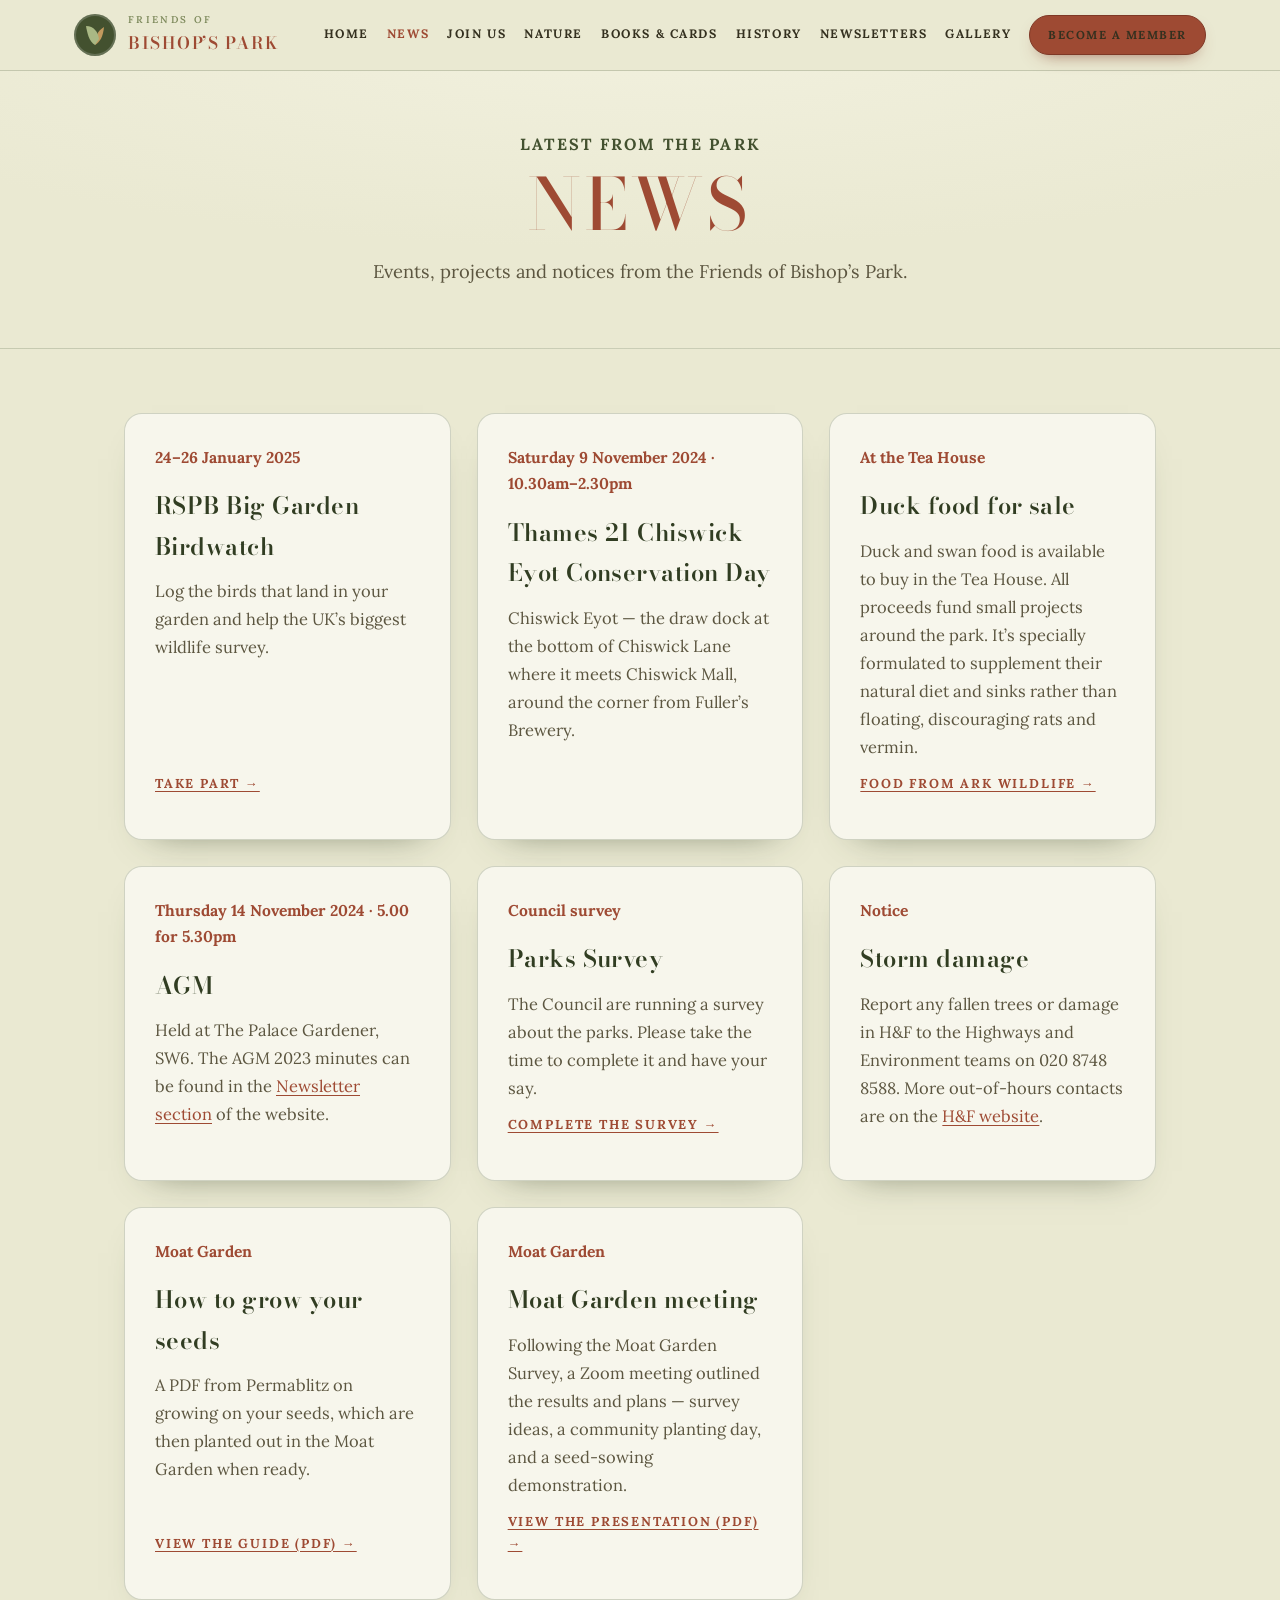
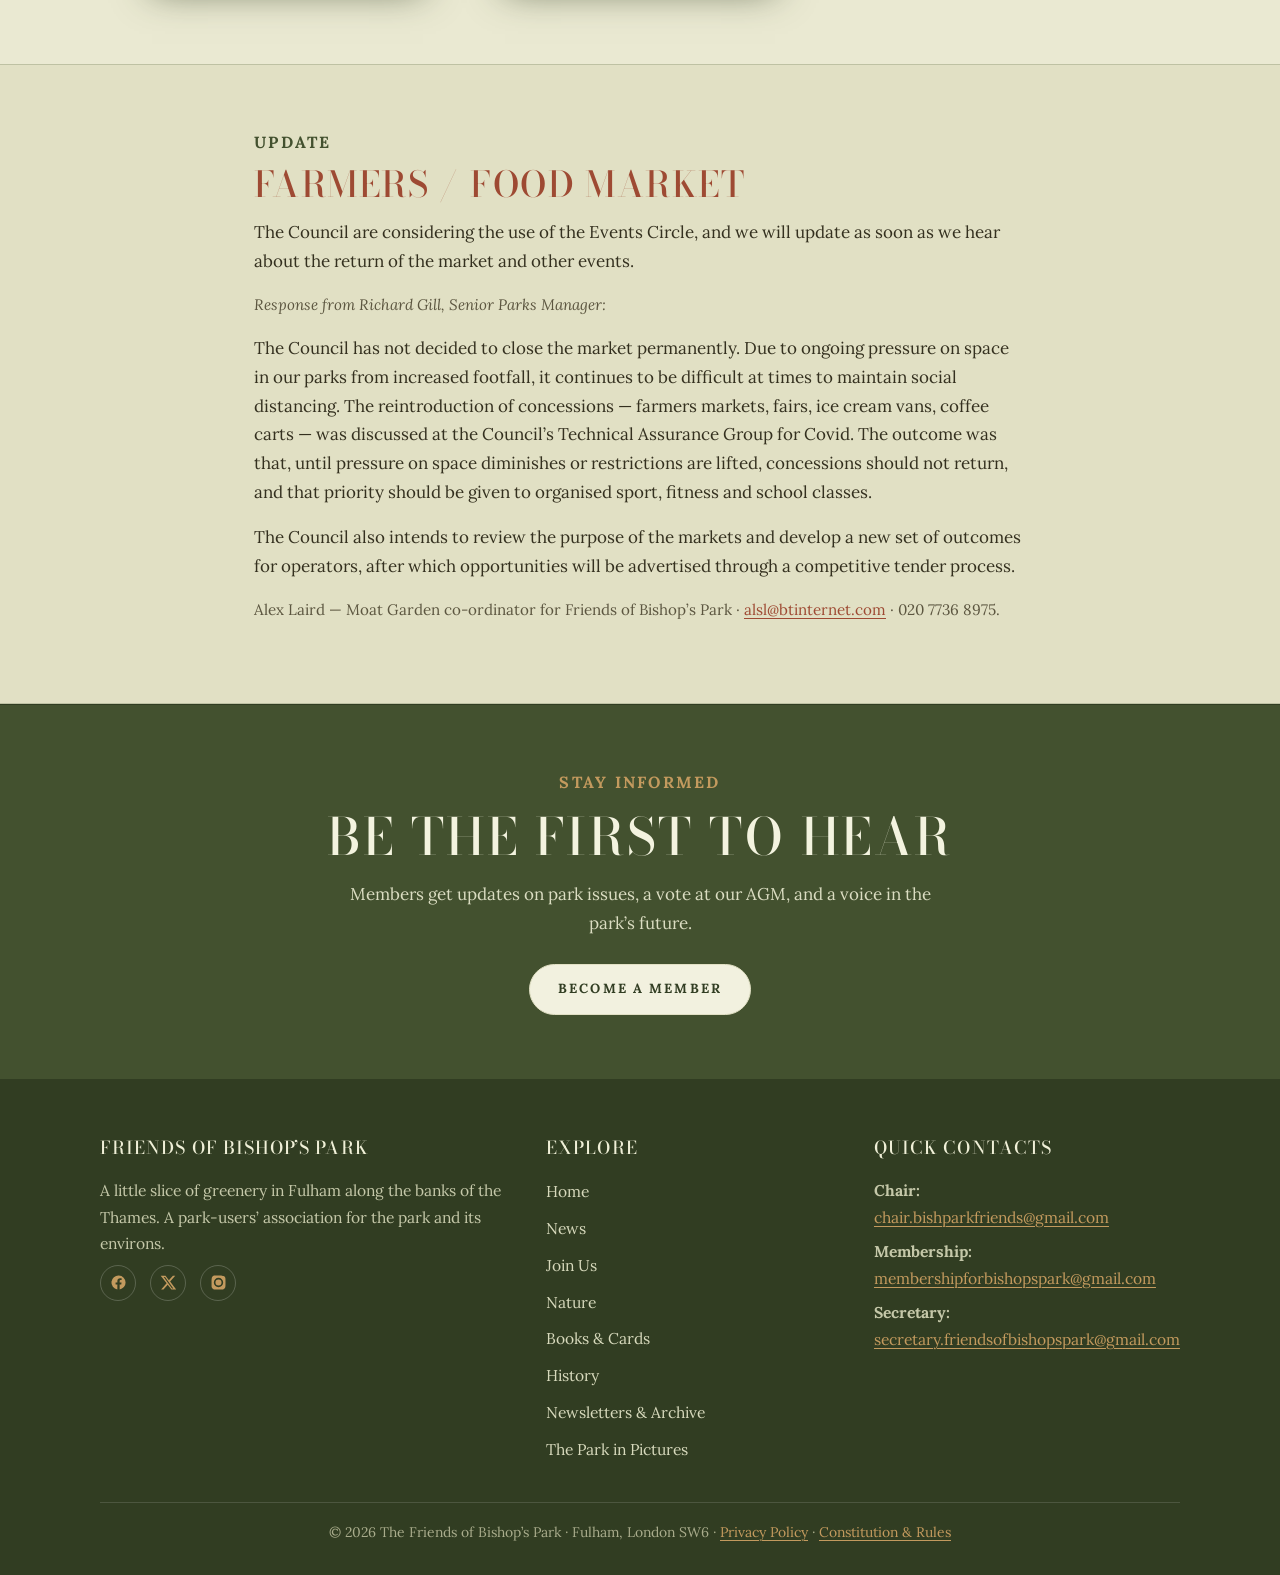
<file: news/index.html>
<!DOCTYPE html>
<html lang="en-GB">
<head>
<meta charset="UTF-8">
<meta name="viewport" content="width=device-width, initial-scale=1.0">
<title>News - The Friends of Bishop's Park</title>
<meta name="description" content="Events, projects and notices from the Friends of Bishop's Park.">
<link rel="canonical" href="https://www.friendsofbishopspark.com/news/">
<meta property="og:title" content="News - The Friends of Bishop's Park">
<meta property="og:description" content="Events, projects and notices from the Friends of Bishop's Park.">
<meta property="og:type" content="website">
<meta property="og:site_name" content="The Friends of Bishop's Park">
<meta name="twitter:card" content="summary_large_image">
<link rel="icon" href="/images/BishopsParkMasthead.webp">
<link rel="stylesheet" href="/css/style.css">
</head>
<body>
<div class="fobp-site">
<nav class="nav">
  <div class="nav-inner">
    <a class="brand" href="/">
      <span class="mark"><svg viewBox="0 0 24 24" fill="none"><path d="M12 22c0-7 2-14 9-18-1 10-4 15-9 18Z" fill="#C39A5E"/><path d="M12 22C6 19 4 9 3 3c8 0 12 6 13 13" fill="#A9B884"/></svg></span>
      <span><small>Friends of</small><b>Bishop&#8217;s Park</b></span>
    </a>
    <div class="menu">
      <a href="/">Home</a>
      <a href="/news/" class="active">News</a>
      <a href="/join-us/">Join Us</a>
      <a href="/nature-at-bishops-park/">Nature</a>
      <a href="/book/">Books &amp; Cards</a>
      <a href="/history/">History</a>
      <a href="/newsletter-archive/">Newsletters</a>
      <a href="/the-park-in-pictures/">Gallery</a>
      <a class="btn btn-primary" href="https://buy.stripe.com/4gMcN74NE7J17EL8ZJ1ck00">Become a member</a>
    </div>
  </div>
</nav>

<header class="pagehead">
  <span class="eyebrow">Latest from the park</span>
  <h1 class="display">News</h1>
  <p>Events, projects and notices from the Friends of Bishop&#8217;s Park.</p>
</header>

<section class="section">
  <div class="wrap">
    <div class="cards">
      <div class="card"><span class="when">24&ndash;26 January 2025</span><h3>RSPB Big Garden Birdwatch</h3><p>Log the birds that land in your garden and help the UK&#8217;s biggest wildlife survey.</p><p class="more"><a href="https://www.rspb.org.uk/whats-happening/big-garden-birdwatch">Take part &rarr;</a></p></div>
      <div class="card"><span class="when">Saturday 9 November 2024 &middot; 10.30am&ndash;2.30pm</span><h3>Thames 21 Chiswick Eyot Conservation Day</h3><p>Chiswick Eyot &mdash; the draw dock at the bottom of Chiswick Lane where it meets Chiswick Mall, around the corner from Fuller&#8217;s Brewery.</p></div>
      <div class="card"><span class="when">At the Tea House</span><h3>Duck food for sale</h3><p>Duck and swan food is available to buy in the Tea House. All proceeds fund small projects around the park. It&#8217;s specially formulated to supplement their natural diet and sinks rather than floating, discouraging rats and vermin.</p><p class="more"><a href="https://www.arkwildlife.co.uk/category/wildlife-food/duck-and-swan-food/">Food from Ark Wildlife &rarr;</a></p></div>
      <div class="card"><span class="when">Thursday 14 November 2024 &middot; 5.00 for 5.30pm</span><h3>AGM</h3><p>Held at The Palace Gardener, SW6. The AGM 2023 minutes can be found in the <a href="/newsletter-archive/">Newsletter section</a> of the website.</p></div>
      <div class="card"><span class="when">Council survey</span><h3>Parks Survey</h3><p>The Council are running a survey about the parks. Please take the time to complete it and have your say.</p><p class="more"><a href="https://survey.communigator.co.uk/f9154948-610f-4b98-b40f-3115bf4a1c81?t=1">Complete the survey &rarr;</a></p></div>
      <div class="card"><span class="when">Notice</span><h3>Storm damage</h3><p>Report any fallen trees or damage in H&amp;F to the Highways and Environment teams on 020 8748 8588. More out-of-hours contacts are on the <a href="https://www.lbhf.gov.uk/emergencies-and-safety/emergency-out-hours-information">H&amp;F website</a>.</p></div>
      <div class="card"><span class="when">Moat Garden</span><h3>How to grow your seeds</h3><p>A PDF from Permablitz on growing on your seeds, which are then planted out in the Moat Garden when ready.</p><p class="more"><a href="/files/Seed-planting-workshop-25th-March-2021.pdf">View the guide (PDF) &rarr;</a></p></div>
      <div class="card"><span class="when">Moat Garden</span><h3>Moat Garden meeting</h3><p>Following the Moat Garden Survey, a Zoom meeting outlined the results and plans &mdash; survey ideas, a community planting day, and a seed-sowing demonstration.</p><p class="more"><a href="/files/Moat-Park-presentation-25th-March-2021.pdf">View the presentation (PDF) &rarr;</a></p></div>
    </div>
  </div>
</section>

<!-- FARMERS MARKET UPDATE -->
<section class="section section-tint">
  <div class="wrap" style="max-width:820px">
    <div class="prose">
      <span class="eyebrow">Update</span>
      <h2 class="display" style="margin:8px 0 14px">Farmers / Food Market</h2>
      <p>The Council are considering the use of the Events Circle, and we will update as soon as we hear about the return of the market and other events.</p>
      <p style="font-size:.95rem;color:var(--ink-soft)"><em>Response from Richard Gill, Senior Parks Manager:</em></p>
      <p>The Council has not decided to close the market permanently. Due to ongoing pressure on space in our parks from increased footfall, it continues to be difficult at times to maintain social distancing. The reintroduction of concessions &mdash; farmers markets, fairs, ice cream vans, coffee carts &mdash; was discussed at the Council&#8217;s Technical Assurance Group for Covid. The outcome was that, until pressure on space diminishes or restrictions are lifted, concessions should not return, and that priority should be given to organised sport, fitness and school classes.</p>
      <p>The Council also intends to review the purpose of the markets and develop a new set of outcomes for operators, after which opportunities will be advertised through a competitive tender process.</p>
      <p style="font-size:.95rem;color:var(--ink-soft)">Alex Laird &mdash; Moat Garden co-ordinator for Friends of Bishop&#8217;s Park &middot; <a href="mailto:alsl@btinternet.com">alsl@btinternet.com</a> &middot; 020 7736 8975.</p>
    </div>
  </div>
</section>

<section class="band">
  <span class="eyebrow">Stay informed</span>
  <h2>Be the first to hear</h2>
  <p>Members get updates on park issues, a vote at our AGM, and a voice in the park&#8217;s future.</p>
  <a class="btn btn-light" href="https://buy.stripe.com/4gMcN74NE7J17EL8ZJ1ck00">Become a member</a>
</section>

<footer class="footer">
  <div class="footer-grid">
    <div>
      <h4>Friends of Bishop&#8217;s Park</h4>
      <p>A little slice of greenery in Fulham along the banks of the Thames. A park-users&#8217; association for the park and its environs.</p>
      <div class="social">
        <a href="https://www.facebook.com/Friends-Of-Bishops-Park-211643889613431/" aria-label="Facebook"><svg viewBox="0 0 24 24"><path d="M22 12a10 10 0 1 0-11.6 9.9v-7H7.9V12h2.5V9.8c0-2.5 1.5-3.9 3.8-3.9 1.1 0 2.2.2 2.2.2v2.5h-1.2c-1.2 0-1.6.8-1.6 1.6V12h2.7l-.4 2.9h-2.3v7A10 10 0 0 0 22 12Z"/></svg></a>
        <a href="https://twitter.com/BishopsParkSW6" aria-label="Twitter / X"><svg viewBox="0 0 24 24"><path d="M18.2 2.5h3.3l-7.2 8.2 8.5 11.3h-6.7l-5.2-6.9-6 6.9H1.6l7.7-8.8L1 2.5h6.8l4.7 6.3 5.7-6.3Zm-1.2 17.8h1.8L7.1 4.3H5.2L17 20.3Z"/></svg></a>
        <a href="https://www.instagram.com/bishopsparksw6/" aria-label="Instagram"><svg viewBox="0 0 24 24"><path d="M12 2.2c3.2 0 3.6 0 4.9.1 1.2.1 1.8.3 2.2.4.6.2 1 .5 1.4.9.4.4.7.8.9 1.4.2.4.4 1 .4 2.2.1 1.3.1 1.7.1 4.9s0 3.6-.1 4.9c-.1 1.2-.3 1.8-.4 2.2-.2.6-.5 1-.9 1.4-.4.4-.8.7-1.4.9-.4.2-1 .4-2.2.4-1.3.1-1.7.1-4.9.1s-3.6 0-4.9-.1c-1.2-.1-1.8-.3-2.2-.4-.6-.2-1-.5-1.4-.9-.4-.4-.7-.8-.9-1.4-.2-.4-.4-1-.4-2.2C2.2 15.6 2.2 15.2 2.2 12s0-3.6.1-4.9c.1-1.2.3-1.8.4-2.2.2-.6.5-1 .9-1.4.4-.4.8-.7 1.4-.9.4-.2 1-.4 2.2-.4C8.4 2.2 8.8 2.2 12 2.2Zm0 3.2A6.6 6.6 0 1 0 18.6 12 6.6 6.6 0 0 0 12 5.4Zm0 10.9A4.3 4.3 0 1 1 16.3 12 4.3 4.3 0 0 1 12 16.3Zm6.8-11.2a1.5 1.5 0 1 1-1.5-1.5 1.5 1.5 0 0 1 1.5 1.5Z"/></svg></a>
      </div>
    </div>
    <div>
      <h4>Explore</h4>
      <ul class="flinks">
        <li><a href="/">Home</a></li>
        <li><a href="/news/">News</a></li>
        <li><a href="/join-us/">Join Us</a></li>
        <li><a href="/nature-at-bishops-park/">Nature</a></li>
        <li><a href="/book/">Books &amp; Cards</a></li>
        <li><a href="/history/">History</a></li>
        <li><a href="/newsletter-archive/">Newsletters &amp; Archive</a></li>
        <li><a href="/the-park-in-pictures/">The Park in Pictures</a></li>
      </ul>
    </div>
    <div>
      <h4>Quick contacts</h4>
      <p><b>Chair:</b><br><a href="mailto:chair.bishparkfriends@gmail.com">chair.bishparkfriends@gmail.com</a></p>
      <p><b>Membership:</b><br><a href="mailto:membershipforbishopspark@gmail.com">membershipforbishopspark@gmail.com</a></p>
      <p><b>Secretary:</b><br><a href="mailto:secretary.friendsofbishopspark@gmail.com">secretary.friendsofbishopspark@gmail.com</a></p>
    </div>
  </div>
  <div class="footer-base">&copy; 2026 The Friends of Bishop&#8217;s Park &middot; Fulham, London SW6 &middot; <a href="/privacy-policy/">Privacy Policy</a> &middot; <a href="/constitution-and-rules/">Constitution &amp; Rules</a></div>
</footer>
</div>

</body>
</html>
</file>
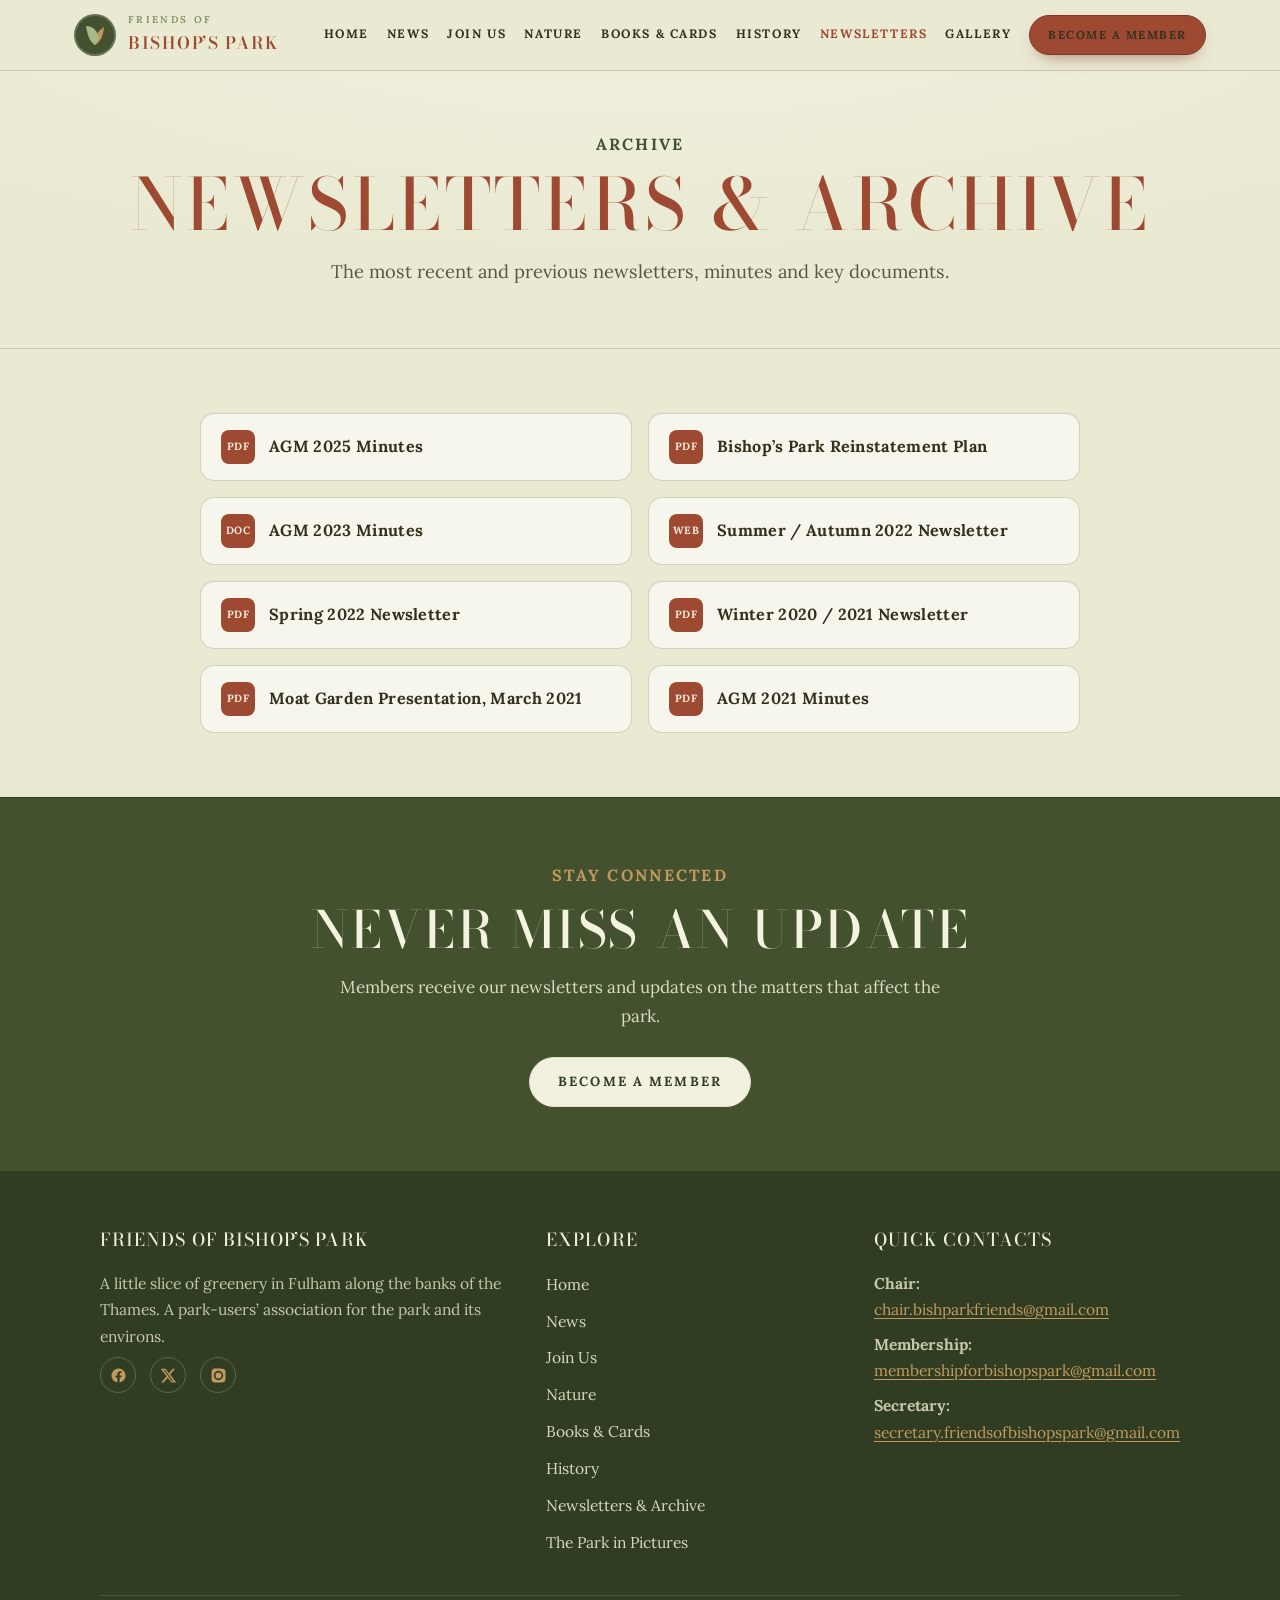
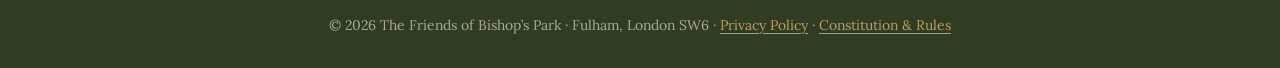
<file: newsletter-archive/index.html>
<!DOCTYPE html>
<html lang="en-GB">
<head>
<meta charset="UTF-8">
<meta name="viewport" content="width=device-width, initial-scale=1.0">
<title>Newsletters & Archive - The Friends of Bishop's Park</title>
<meta name="description" content="The most recent and previous newsletters, minutes and key documents.">
<link rel="canonical" href="https://www.friendsofbishopspark.com/newsletter-archive/">
<meta property="og:title" content="Newsletters & Archive - The Friends of Bishop's Park">
<meta property="og:description" content="The most recent and previous newsletters, minutes and key documents.">
<meta property="og:type" content="website">
<meta property="og:site_name" content="The Friends of Bishop's Park">
<meta name="twitter:card" content="summary_large_image">
<link rel="icon" href="/images/BishopsParkMasthead.webp">
<link rel="stylesheet" href="/css/style.css">
</head>
<body>
<div class="fobp-site">
<nav class="nav">
  <div class="nav-inner">
    <a class="brand" href="/">
      <span class="mark"><svg viewBox="0 0 24 24" fill="none"><path d="M12 22c0-7 2-14 9-18-1 10-4 15-9 18Z" fill="#C39A5E"/><path d="M12 22C6 19 4 9 3 3c8 0 12 6 13 13" fill="#A9B884"/></svg></span>
      <span><small>Friends of</small><b>Bishop&#8217;s Park</b></span>
    </a>
    <div class="menu">
      <a href="/">Home</a>
      <a href="/news/">News</a>
      <a href="/join-us/">Join Us</a>
      <a href="/nature-at-bishops-park/">Nature</a>
      <a href="/book/">Books &amp; Cards</a>
      <a href="/history/">History</a>
      <a href="/newsletter-archive/" class="active">Newsletters</a>
      <a href="/the-park-in-pictures/">Gallery</a>
      <a class="btn btn-primary" href="https://buy.stripe.com/4gMcN74NE7J17EL8ZJ1ck00">Become a member</a>
    </div>
  </div>
</nav>

<header class="pagehead">
  <span class="eyebrow">Archive</span>
  <h1 class="display">Newsletters &amp; Archive</h1>
  <p>The most recent and previous newsletters, minutes and key documents.</p>
</header>

<section class="section">
  <div class="wrap">
    <div class="doclist">
      <a class="doc" href="/files/FoBP-AGM-25-Minutes.pdf"><span class="ic">PDF</span><b>AGM 2025 Minutes</b></a>
      <a class="doc" href="/files/Bishops-Park-Reinstatement-Plan.pdf"><span class="ic">PDF</span><b>Bishop&#8217;s Park Reinstatement Plan</b></a>
      <a class="doc" href="/files/AGM-2023-Minutes.pages"><span class="ic">DOC</span><b>AGM 2023 Minutes</b></a>
      <a class="doc" href="https://mailchi.mp/dd50d4f2377e/autumn-newsletter-2022"><span class="ic">WEB</span><b>Summer / Autumn 2022 Newsletter</b></a>
      <a class="doc" href="/files/Newsletter-Spring-2022.pdf"><span class="ic">PDF</span><b>Spring 2022 Newsletter</b></a>
      <a class="doc" href="/files/Winter-2020-2021-newsletter.pdf"><span class="ic">PDF</span><b>Winter 2020 / 2021 Newsletter</b></a>
      <a class="doc" href="/files/Moat-Park-presentation-25th-March-2021.pdf"><span class="ic">PDF</span><b>Moat Garden Presentation, March 2021</b></a>
      <a class="doc" href="/files/AGM-2021-Minutes-Final.pdf"><span class="ic">PDF</span><b>AGM 2021 Minutes</b></a>
    </div>
  </div>
</section>

<section class="band">
  <span class="eyebrow">Stay connected</span>
  <h2>Never miss an update</h2>
  <p>Members receive our newsletters and updates on the matters that affect the park.</p>
  <a class="btn btn-light" href="https://buy.stripe.com/4gMcN74NE7J17EL8ZJ1ck00">Become a member</a>
</section>

<footer class="footer">
  <div class="footer-grid">
    <div>
      <h4>Friends of Bishop&#8217;s Park</h4>
      <p>A little slice of greenery in Fulham along the banks of the Thames. A park-users&#8217; association for the park and its environs.</p>
      <div class="social">
        <a href="https://www.facebook.com/Friends-Of-Bishops-Park-211643889613431/" aria-label="Facebook"><svg viewBox="0 0 24 24"><path d="M22 12a10 10 0 1 0-11.6 9.9v-7H7.9V12h2.5V9.8c0-2.5 1.5-3.9 3.8-3.9 1.1 0 2.2.2 2.2.2v2.5h-1.2c-1.2 0-1.6.8-1.6 1.6V12h2.7l-.4 2.9h-2.3v7A10 10 0 0 0 22 12Z"/></svg></a>
        <a href="https://twitter.com/BishopsParkSW6" aria-label="Twitter / X"><svg viewBox="0 0 24 24"><path d="M18.2 2.5h3.3l-7.2 8.2 8.5 11.3h-6.7l-5.2-6.9-6 6.9H1.6l7.7-8.8L1 2.5h6.8l4.7 6.3 5.7-6.3Zm-1.2 17.8h1.8L7.1 4.3H5.2L17 20.3Z"/></svg></a>
        <a href="https://www.instagram.com/bishopsparksw6/" aria-label="Instagram"><svg viewBox="0 0 24 24"><path d="M12 2.2c3.2 0 3.6 0 4.9.1 1.2.1 1.8.3 2.2.4.6.2 1 .5 1.4.9.4.4.7.8.9 1.4.2.4.4 1 .4 2.2.1 1.3.1 1.7.1 4.9s0 3.6-.1 4.9c-.1 1.2-.3 1.8-.4 2.2-.2.6-.5 1-.9 1.4-.4.4-.8.7-1.4.9-.4.2-1 .4-2.2.4-1.3.1-1.7.1-4.9.1s-3.6 0-4.9-.1c-1.2-.1-1.8-.3-2.2-.4-.6-.2-1-.5-1.4-.9-.4-.4-.7-.8-.9-1.4-.2-.4-.4-1-.4-2.2C2.2 15.6 2.2 15.2 2.2 12s0-3.6.1-4.9c.1-1.2.3-1.8.4-2.2.2-.6.5-1 .9-1.4.4-.4.8-.7 1.4-.9.4-.2 1-.4 2.2-.4C8.4 2.2 8.8 2.2 12 2.2Zm0 3.2A6.6 6.6 0 1 0 18.6 12 6.6 6.6 0 0 0 12 5.4Zm0 10.9A4.3 4.3 0 1 1 16.3 12 4.3 4.3 0 0 1 12 16.3Zm6.8-11.2a1.5 1.5 0 1 1-1.5-1.5 1.5 1.5 0 0 1 1.5 1.5Z"/></svg></a>
      </div>
    </div>
    <div>
      <h4>Explore</h4>
      <ul class="flinks">
        <li><a href="/">Home</a></li>
        <li><a href="/news/">News</a></li>
        <li><a href="/join-us/">Join Us</a></li>
        <li><a href="/nature-at-bishops-park/">Nature</a></li>
        <li><a href="/book/">Books &amp; Cards</a></li>
        <li><a href="/history/">History</a></li>
        <li><a href="/newsletter-archive/">Newsletters &amp; Archive</a></li>
        <li><a href="/the-park-in-pictures/">The Park in Pictures</a></li>
      </ul>
    </div>
    <div>
      <h4>Quick contacts</h4>
      <p><b>Chair:</b><br><a href="mailto:chair.bishparkfriends@gmail.com">chair.bishparkfriends@gmail.com</a></p>
      <p><b>Membership:</b><br><a href="mailto:membershipforbishopspark@gmail.com">membershipforbishopspark@gmail.com</a></p>
      <p><b>Secretary:</b><br><a href="mailto:secretary.friendsofbishopspark@gmail.com">secretary.friendsofbishopspark@gmail.com</a></p>
    </div>
  </div>
  <div class="footer-base">&copy; 2026 The Friends of Bishop&#8217;s Park &middot; Fulham, London SW6 &middot; <a href="/privacy-policy/">Privacy Policy</a> &middot; <a href="/constitution-and-rules/">Constitution &amp; Rules</a></div>
</footer>
</div>

</body>
</html>
</file>
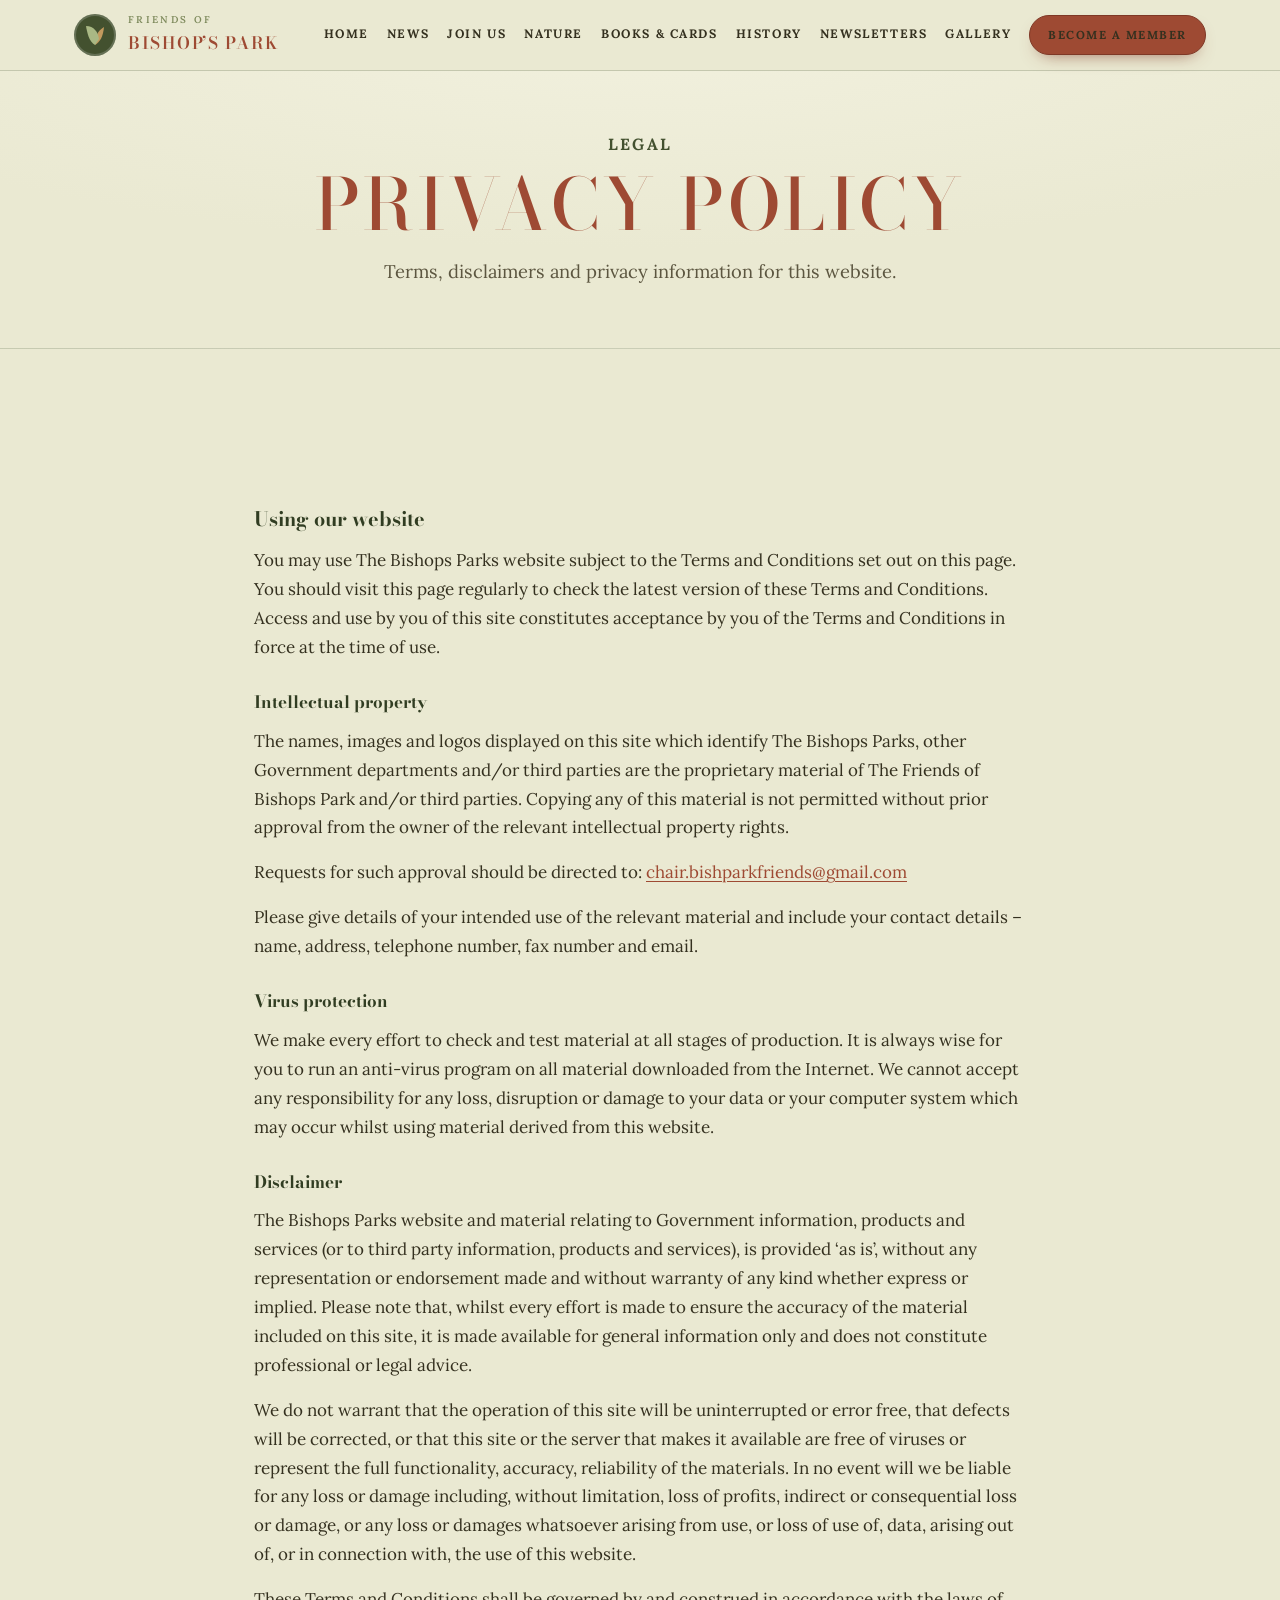
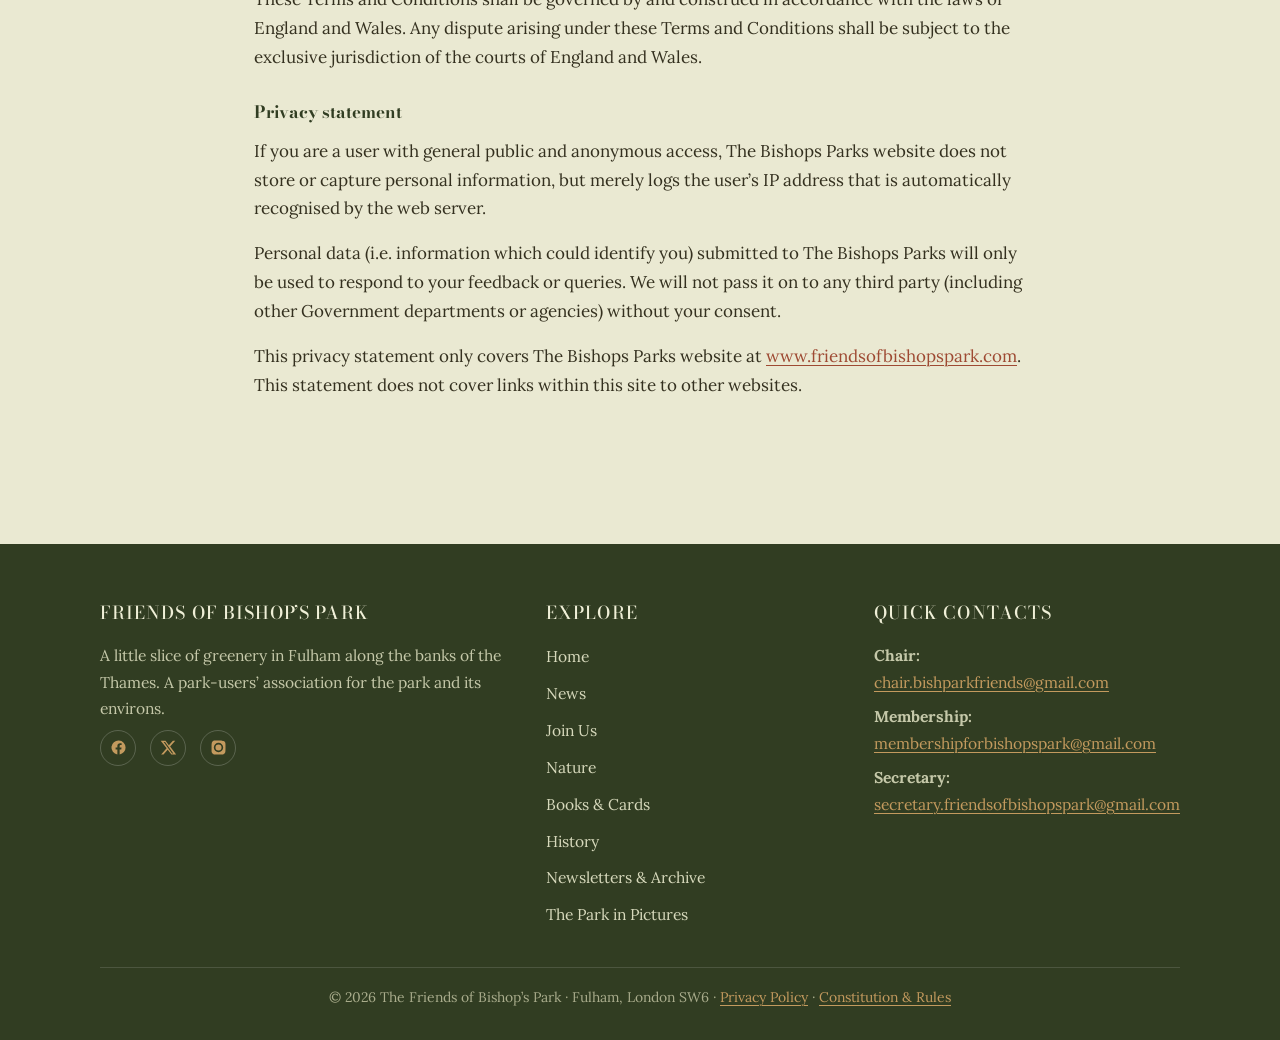
<file: privacy-policy/index.html>
<!DOCTYPE html>
<html lang="en-GB">
<head>
<meta charset="UTF-8">
<meta name="viewport" content="width=device-width, initial-scale=1.0">
<title>Privacy Policy - The Friends of Bishop's Park</title>
<meta name="description" content="Terms, disclaimers and privacy information for this website.">
<link rel="canonical" href="https://www.friendsofbishopspark.com/privacy-policy/">
<meta property="og:title" content="Privacy Policy - The Friends of Bishop's Park">
<meta property="og:description" content="Terms, disclaimers and privacy information for this website.">
<meta property="og:type" content="website">
<meta property="og:site_name" content="The Friends of Bishop's Park">
<meta name="twitter:card" content="summary_large_image">
<link rel="icon" href="/images/BishopsParkMasthead.webp">
<link rel="stylesheet" href="/css/style.css">
</head>
<body>
<div class="fobp-site">
<nav class="nav">
  <div class="nav-inner">
    <a class="brand" href="/">
      <span class="mark"><svg viewBox="0 0 24 24" fill="none"><path d="M12 22c0-7 2-14 9-18-1 10-4 15-9 18Z" fill="#C39A5E"/><path d="M12 22C6 19 4 9 3 3c8 0 12 6 13 13" fill="#A9B884"/></svg></span>
      <span><small>Friends of</small><b>Bishop&#8217;s Park</b></span>
    </a>
    <div class="menu">
      <a href="/">Home</a>
      <a href="/news/">News</a>
      <a href="/join-us/">Join Us</a>
      <a href="/nature-at-bishops-park/">Nature</a>
      <a href="/book/">Books &amp; Cards</a>
      <a href="/history/">History</a>
      <a href="/newsletter-archive/">Newsletters</a>
      <a href="/the-park-in-pictures/">Gallery</a>
      <a class="btn btn-primary" href="https://buy.stripe.com/4gMcN74NE7J17EL8ZJ1ck00">Become a member</a>
    </div>
  </div>
</nav>

<header class="pagehead">
  <span class="eyebrow">Legal</span>
  <h1 class="display">Privacy Policy</h1>
  <p>Terms, disclaimers and privacy information for this website.</p>
</header>

<section class="section">
  <div class="legal">
    <h3>Using our website</h3>
    <p>You may use The Bishops Parks website subject to the Terms and Conditions set out on this page. You should visit this page regularly to check the latest version of these Terms and Conditions. Access and use by you of this site constitutes acceptance by you of the Terms and Conditions in force at the time of use.</p>

    <h4>Intellectual property</h4>
    <p>The names, images and logos displayed on this site which identify The Bishops Parks, other Government departments and/or third parties are the proprietary material of The Friends of Bishops Park and/or third parties. Copying any of this material is not permitted without prior approval from the owner of the relevant intellectual property rights.</p>
    <p>Requests for such approval should be directed to: <a href="mailto:chair.bishparkfriends@gmail.com">chair.bishparkfriends@gmail.com</a></p>
    <p>Please give details of your intended use of the relevant material and include your contact details &ndash; name, address, telephone number, fax number and email.</p>

    <h4>Virus protection</h4>
    <p>We make every effort to check and test material at all stages of production. It is always wise for you to run an anti-virus program on all material downloaded from the Internet. We cannot accept any responsibility for any loss, disruption or damage to your data or your computer system which may occur whilst using material derived from this website.</p>

    <h4>Disclaimer</h4>
    <p>The Bishops Parks website and material relating to Government information, products and services (or to third party information, products and services), is provided &lsquo;as is&rsquo;, without any representation or endorsement made and without warranty of any kind whether express or implied. Please note that, whilst every effort is made to ensure the accuracy of the material included on this site, it is made available for general information only and does not constitute professional or legal advice.</p>
    <p>We do not warrant that the operation of this site will be uninterrupted or error free, that defects will be corrected, or that this site or the server that makes it available are free of viruses or represent the full functionality, accuracy, reliability of the materials. In no event will we be liable for any loss or damage including, without limitation, loss of profits, indirect or consequential loss or damage, or any loss or damages whatsoever arising from use, or loss of use of, data, arising out of, or in connection with, the use of this website.</p>
    <p>These Terms and Conditions shall be governed by and construed in accordance with the laws of England and Wales. Any dispute arising under these Terms and Conditions shall be subject to the exclusive jurisdiction of the courts of England and Wales.</p>

    <h4>Privacy statement</h4>
    <p>If you are a user with general public and anonymous access, The Bishops Parks website does not store or capture personal information, but merely logs the user&#8217;s IP address that is automatically recognised by the web server.</p>
    <p>Personal data (i.e. information which could identify you) submitted to The Bishops Parks will only be used to respond to your feedback or queries. We will not pass it on to any third party (including other Government departments or agencies) without your consent.</p>
    <p>This privacy statement only covers The Bishops Parks website at <a href="https://www.friendsofbishopspark.com">www.friendsofbishopspark.com</a>. This statement does not cover links within this site to other websites.</p>
  </div>
</section>

<footer class="footer">
  <div class="footer-grid">
    <div>
      <h4>Friends of Bishop&#8217;s Park</h4>
      <p>A little slice of greenery in Fulham along the banks of the Thames. A park-users&#8217; association for the park and its environs.</p>
      <div class="social">
        <a href="https://www.facebook.com/Friends-Of-Bishops-Park-211643889613431/" aria-label="Facebook"><svg viewBox="0 0 24 24"><path d="M22 12a10 10 0 1 0-11.6 9.9v-7H7.9V12h2.5V9.8c0-2.5 1.5-3.9 3.8-3.9 1.1 0 2.2.2 2.2.2v2.5h-1.2c-1.2 0-1.6.8-1.6 1.6V12h2.7l-.4 2.9h-2.3v7A10 10 0 0 0 22 12Z"/></svg></a>
        <a href="https://twitter.com/BishopsParkSW6" aria-label="Twitter / X"><svg viewBox="0 0 24 24"><path d="M18.2 2.5h3.3l-7.2 8.2 8.5 11.3h-6.7l-5.2-6.9-6 6.9H1.6l7.7-8.8L1 2.5h6.8l4.7 6.3 5.7-6.3Zm-1.2 17.8h1.8L7.1 4.3H5.2L17 20.3Z"/></svg></a>
        <a href="https://www.instagram.com/bishopsparksw6/" aria-label="Instagram"><svg viewBox="0 0 24 24"><path d="M12 2.2c3.2 0 3.6 0 4.9.1 1.2.1 1.8.3 2.2.4.6.2 1 .5 1.4.9.4.4.7.8.9 1.4.2.4.4 1 .4 2.2.1 1.3.1 1.7.1 4.9s0 3.6-.1 4.9c-.1 1.2-.3 1.8-.4 2.2-.2.6-.5 1-.9 1.4-.4.4-.8.7-1.4.9-.4.2-1 .4-2.2.4-1.3.1-1.7.1-4.9.1s-3.6 0-4.9-.1c-1.2-.1-1.8-.3-2.2-.4-.6-.2-1-.5-1.4-.9-.4-.4-.7-.8-.9-1.4-.2-.4-.4-1-.4-2.2C2.2 15.6 2.2 15.2 2.2 12s0-3.6.1-4.9c.1-1.2.3-1.8.4-2.2.2-.6.5-1 .9-1.4.4-.4.8-.7 1.4-.9.4-.2 1-.4 2.2-.4C8.4 2.2 8.8 2.2 12 2.2Zm0 3.2A6.6 6.6 0 1 0 18.6 12 6.6 6.6 0 0 0 12 5.4Zm0 10.9A4.3 4.3 0 1 1 16.3 12 4.3 4.3 0 0 1 12 16.3Zm6.8-11.2a1.5 1.5 0 1 1-1.5-1.5 1.5 1.5 0 0 1 1.5 1.5Z"/></svg></a>
      </div>
    </div>
    <div>
      <h4>Explore</h4>
      <ul class="flinks">
        <li><a href="/">Home</a></li>
        <li><a href="/news/">News</a></li>
        <li><a href="/join-us/">Join Us</a></li>
        <li><a href="/nature-at-bishops-park/">Nature</a></li>
        <li><a href="/book/">Books &amp; Cards</a></li>
        <li><a href="/history/">History</a></li>
        <li><a href="/newsletter-archive/">Newsletters &amp; Archive</a></li>
        <li><a href="/the-park-in-pictures/">The Park in Pictures</a></li>
      </ul>
    </div>
    <div>
      <h4>Quick contacts</h4>
      <p><b>Chair:</b><br><a href="mailto:chair.bishparkfriends@gmail.com">chair.bishparkfriends@gmail.com</a></p>
      <p><b>Membership:</b><br><a href="mailto:membershipforbishopspark@gmail.com">membershipforbishopspark@gmail.com</a></p>
      <p><b>Secretary:</b><br><a href="mailto:secretary.friendsofbishopspark@gmail.com">secretary.friendsofbishopspark@gmail.com</a></p>
    </div>
  </div>
  <div class="footer-base">&copy; 2026 The Friends of Bishop&#8217;s Park &middot; Fulham, London SW6 &middot; <a href="/privacy-policy/">Privacy Policy</a> &middot; <a href="/constitution-and-rules/">Constitution &amp; Rules</a></div>
</footer>
</div>

</body>
</html>
</file>
<file: css/style.css>
/* ============================================================
   Friends of Bishop's Park — storybook theme
   Standalone static-site stylesheet (converted from the
   WordPress "Additional CSS" version — the WP/Twenty-Twenty
   theme override hacks have been removed since this is no
   longer running inside WordPress).
   ============================================================ */
@import url('https://fonts.googleapis.com/css2?family=Bodoni+Moda:opsz,wght@6..96,400;6..96,500;6..96,600;6..96,700&family=Lora:ital,wght@0,400;0,500;0,600;0,700;1,400;1,500;1,600&display=swap');

:root{
  --cream:#EAE9D2;          /* page background, from banner */
  --cream-2:#F2F1DF;        /* lighter panels */
  --cream-3:#E1E0C4;        /* deeper bands */
  --paper:#F7F6EC;          /* card surface */
  --brick:#9E4A33;          /* display red-brown, from banner text */
  --brick-deep:#7E3826;
  --ranger:#43512F;         /* ranger uniform green */
  --ranger-deep:#313D22;
  --sage:#7E8A5C;           /* soft foliage */
  --tan:#C39A5E;            /* gold accents */
  --ink:#34301F;            /* body text */
  --ink-soft:#5C5640;
  --rule:rgba(67,81,47,.22);
}

*{box-sizing:border-box}
html{scroll-behavior:smooth}
body{margin:0;padding:0}
.fobp-site, .fobp-site *{box-sizing:border-box;margin:0;padding:0}
.fobp-site{
  background:var(--cream);
  color:var(--ink);
  font-family:'Lora',Georgia,serif;
  font-size:17px;line-height:1.7;
  -webkit-font-smoothing:antialiased;
}
.fobp-site img{max-width:100%;display:block}
.fobp-site a{color:var(--brick);text-decoration-thickness:1px;text-underline-offset:3px}
.fobp-site a:hover{color:var(--brick-deep)}
.fobp-site .wrap{max-width:1080px;margin:0 auto;padding:0 24px}

/* ---------- typography ---------- */
.fobp-site .eyebrow{font-family:'Lora',serif;font-weight:700;font-size:.95em;letter-spacing:.14em;text-transform:uppercase;color:var(--ranger);display:block}
.fobp-site .display{
  font-family:'Bodoni Moda',serif;color:var(--brick);font-weight:500;
  text-transform:uppercase;letter-spacing:.05em;line-height:1.04;
}
.fobp-site h1.display{font-size:clamp(2.4em,5.6vw,4.2em)}
.fobp-site h2.display{font-size:clamp(1.8em,3.6vw,2.7em)}
.fobp-site h3.display{font-size:clamp(1.3em,2.3vw,1.7em)}
.fobp-site .prose h2{font-family:'Bodoni Moda',serif;color:var(--brick);font-weight:500;text-transform:uppercase;letter-spacing:.04em;font-size:clamp(1.5em,3vw,2.1em);margin:34px 0 14px;line-height:1.12}
.fobp-site .prose h3{font-family:'Bodoni Moda',serif;color:var(--ranger-deep);font-weight:600;font-size:1.3em;letter-spacing:.02em;margin:26px 0 10px}
.fobp-site .prose h4, .fobp-site .prose h5{font-family:'Lora',serif;font-weight:700;color:var(--ranger-deep);font-size:1.05em;letter-spacing:.04em;margin:20px 0 8px;text-transform:uppercase}
.fobp-site .prose p{margin:0 0 16px}
.fobp-site .prose ul{margin:0 0 18px;padding-left:0;list-style:none}
.fobp-site .prose ul li{position:relative;padding-left:28px;margin-bottom:10px}
.fobp-site .prose ul li::before{content:"";position:absolute;left:6px;top:.7em;width:9px;height:9px;border-radius:50%;background:var(--tan);box-shadow:0 0 0 3px rgba(195,154,94,.25)}
.fobp-site .lead{font-size:1.12em;color:var(--ink-soft)}

/* ---------- buttons ---------- */
.fobp-site .btn{
  display:inline-block;text-decoration:none;font-family:'Lora',serif;font-weight:700;
  font-size:.78em;letter-spacing:.16em;text-transform:uppercase;
  padding:13px 28px;border-radius:999px;transition:transform .15s,background .15s,color .15s,box-shadow .15s;
  border:1.5px solid transparent;cursor:pointer;
}
.fobp-site .btn:hover{transform:translateY(-2px)}
.fobp-site .btn-primary{background:var(--brick);color:#F7F2E6;border-color:var(--brick-deep);box-shadow:0 8px 18px -10px rgba(126,56,38,.8)}
.fobp-site .btn-primary:hover{background:var(--brick-deep);color:#fff}
.fobp-site .btn-green{background:var(--ranger);color:#F1F1DD;border-color:var(--ranger-deep)}
.fobp-site .btn-green:hover{background:var(--ranger-deep);color:#fff}
.fobp-site .btn-ghost{background:transparent;color:var(--ranger);border-color:var(--ranger)}
.fobp-site .btn-ghost:hover{background:var(--ranger);color:#F1F1DD}
.fobp-site .btn-light{background:var(--cream-2);color:var(--ranger-deep);border-color:var(--cream-3)}
.fobp-site .btn-light:hover{background:#fff}

/* ---------- nav ---------- */
.fobp-site .nav{position:sticky;top:0;z-index:100;background:rgba(234,233,210,.92);backdrop-filter:blur(8px);border-bottom:1px solid var(--rule)}
.fobp-site .nav-inner{max-width:1180px;margin:0 auto;padding:12px 24px;display:flex;align-items:center;justify-content:space-between;gap:16px}
.fobp-site .brand{display:flex;align-items:center;gap:12px;text-decoration:none}
.fobp-site .brand .mark{width:42px;height:42px;border-radius:50%;background:var(--ranger);display:flex;align-items:center;justify-content:center;flex:0 0 auto;box-shadow:inset 0 0 0 2px rgba(255,255,255,.18)}
.fobp-site .brand .mark svg{width:24px;height:24px}
.fobp-site .brand b{font-family:'Bodoni Moda',serif;font-weight:600;text-transform:uppercase;letter-spacing:.1em;color:var(--brick);font-size:1em;line-height:1.1}
.fobp-site .brand small{display:block;font-size:.58em;letter-spacing:.24em;text-transform:uppercase;color:var(--sage);font-weight:600}
.fobp-site .menu{display:flex;align-items:center;gap:18px;flex-wrap:wrap;justify-content:flex-end}
.fobp-site .menu a{font-size:.72em;letter-spacing:.13em;text-transform:uppercase;font-weight:700;color:var(--ink);text-decoration:none;white-space:nowrap}
.fobp-site .menu a:hover, .fobp-site .menu a.active{color:var(--brick)}
.fobp-site .menu .btn{padding:9px 18px;font-size:.68em}
.fobp-site .nav-toggle{display:none}

/* ---------- masthead (full-width banner image) ---------- */
.fobp-site .masthead{background:var(--cream)}
.fobp-site .masthead img{width:100%;height:auto;display:block}

/* ---------- page header band ---------- */
.fobp-site .pagehead{padding:60px 24px;text-align:center;border-bottom:1px solid var(--rule);background:
   radial-gradient(120% 140% at 50% -20%, var(--cream-2), var(--cream) 60%)}
.fobp-site .pagehead .eyebrow{margin-bottom:10px}
.fobp-site .pagehead p{max-width:680px;margin:14px auto 0;color:var(--ink-soft);font-size:1.08em}

/* ---------- sections ---------- */
.fobp-site .section{padding:64px 24px}
.fobp-site .section-tint{background:var(--cream-3);border-top:1px solid var(--rule);border-bottom:1px solid var(--rule)}
.fobp-site .section-paper{background:var(--cream-2)}
.fobp-site .center{text-align:center}
.fobp-site .sec-head{max-width:720px;margin:0 auto 40px;text-align:center}
.fobp-site .sec-head p{color:var(--ink-soft);margin-top:12px}

/* leafy divider */
.fobp-site .leaf{display:flex;align-items:center;justify-content:center;gap:14px;color:var(--sage);margin:0 auto}
.fobp-site .leaf::before, .fobp-site .leaf::after{content:"";height:1px;width:80px;background:var(--rule)}
.fobp-site .leaf svg{width:26px;height:26px}

/* ---------- cards ---------- */
.fobp-site .cards{display:grid;grid-template-columns:repeat(3,1fr);gap:26px}
.fobp-site .cards.two{grid-template-columns:repeat(2,1fr)}
.fobp-site .card{
  background:var(--paper);border:1px solid var(--rule);border-radius:18px;
  padding:30px 30px 32px;box-shadow:0 18px 36px -28px rgba(49,61,34,.7);
  display:flex;flex-direction:column;transition:transform .18s,box-shadow .18s;
}
.fobp-site .card.link{text-decoration:none;color:var(--ink)}
.fobp-site .card.link:hover{transform:translateY(-4px);box-shadow:0 26px 44px -28px rgba(49,61,34,.75)}
.fobp-site .card h3{font-family:'Bodoni Moda',serif;color:var(--ranger-deep);font-size:1.4em;font-weight:600;letter-spacing:.02em;margin:6px 0 10px}
.fobp-site .card p{font-size:.97em;color:var(--ink-soft);margin-bottom:12px}
.fobp-site .card .when{font-weight:700;color:var(--brick);font-size:.92em;margin-bottom:10px}
.fobp-site .card .more{margin-top:auto;font-weight:700;font-size:.76em;letter-spacing:.14em;text-transform:uppercase;color:var(--brick)}
.fobp-site .card .thumb{margin:-30px -30px 18px;border-radius:18px 18px 0 0;overflow:hidden;background:var(--ranger-deep)}
.fobp-site .card .thumb img{width:100%;aspect-ratio:3/2;object-fit:cover}

/* ---------- feature split ---------- */
.fobp-site .feature{display:grid;grid-template-columns:1fr 1fr;gap:48px;align-items:center;max-width:1080px;margin:0 auto}
.fobp-site .feature.flip .ph{order:2}
.fobp-site .ph{border-radius:20px;overflow:hidden;box-shadow:0 22px 44px -26px rgba(49,61,34,.8);border:1px solid var(--rule);background:var(--ranger-deep)}
.fobp-site .ph img{width:100%;height:100%;object-fit:cover}
.fobp-site .ph.tall img{aspect-ratio:4/5}
.fobp-site .ph.wide img{aspect-ratio:3/2}

/* circular character vignette */
.fobp-site .character{width:100%;max-width:360px;margin:0 auto;aspect-ratio:1/1;border-radius:50%;
  background:radial-gradient(circle at 50% 40%, var(--cream-2), var(--cream-3));
  border:1px solid var(--rule);overflow:hidden;display:flex;align-items:flex-end;justify-content:center;
  box-shadow:0 20px 40px -26px rgba(49,61,34,.8)}
.fobp-site .character img{width:92%;height:auto;object-fit:contain;filter:drop-shadow(0 10px 14px rgba(0,0,0,.25))}

/* ---------- "needs you" membership band (uses masthead image) ---------- */
.fobp-site .needsyou{background:var(--cream-2);border-top:1px solid var(--rule);border-bottom:1px solid var(--rule)}
.fobp-site .needsyou img{width:100%;height:auto;display:block}
.fobp-site .needsyou .cta{text-align:center;padding:30px 24px 8px}

/* ---------- green band ---------- */
.fobp-site .band{background:var(--ranger);color:#EEEFD9;text-align:center;padding:64px 24px;border-top:1px solid var(--ranger-deep)}
.fobp-site .band .eyebrow{color:var(--tan)}
.fobp-site .band h2{color:#F3F3DF;font-family:'Bodoni Moda',serif;font-weight:500;text-transform:uppercase;letter-spacing:.05em;font-size:clamp(2em,4.4vw,3em);margin:14px 0 16px;line-height:1.06}
.fobp-site .band p{max-width:600px;margin:0 auto 26px;color:#DBDDC2}

/* ---------- committee table ---------- */
.fobp-site .tablewrap{overflow-x:auto;border-radius:16px;border:1px solid var(--rule);background:var(--paper)}
.fobp-site table.committee{width:100%;border-collapse:collapse;font-size:.96em}
.fobp-site table.committee th, .fobp-site table.committee td{text-align:left;padding:13px 18px;border-bottom:1px solid var(--rule);vertical-align:top}
.fobp-site table.committee th{background:var(--cream-3);font-family:'Lora',serif;color:var(--ranger-deep);width:40%;font-weight:700}
.fobp-site table.committee tr:last-child td, .fobp-site table.committee tr:last-child th{border-bottom:none}

/* ---------- document / link list ---------- */
.fobp-site .doclist{display:grid;grid-template-columns:repeat(2,1fr);gap:16px;max-width:880px;margin:0 auto}
.fobp-site .doc{display:flex;align-items:center;gap:14px;background:var(--paper);border:1px solid var(--rule);border-radius:14px;padding:16px 20px;text-decoration:none;color:var(--ink);transition:transform .15s,box-shadow .15s}
.fobp-site .doc:hover{transform:translateY(-3px);box-shadow:0 16px 30px -22px rgba(49,61,34,.7);color:var(--brick)}
.fobp-site .doc .ic{flex:0 0 auto;width:34px;height:34px;border-radius:8px;background:var(--brick);display:flex;align-items:center;justify-content:center;color:#F4ECDD;font-size:.62em;font-weight:700;letter-spacing:.04em}
.fobp-site .doc b{font-size:.95em;letter-spacing:.02em}

/* ---------- gallery + lightbox ---------- */
.fobp-site .gallery{display:grid;grid-template-columns:repeat(3,1fr);gap:20px;max-width:1080px;margin:0 auto}
.fobp-site .frame{background:var(--paper);border:1px solid var(--rule);border-radius:14px;padding:8px 8px 0;cursor:zoom-in;transition:transform .18s,box-shadow .18s;display:flex;flex-direction:column}
.fobp-site .frame:hover{transform:translateY(-3px);box-shadow:0 18px 32px -22px rgba(49,61,34,.7)}
.fobp-site .frame .shot{overflow:hidden;border-radius:9px 9px 0 0;background:var(--ranger-deep)}
.fobp-site .frame img{width:100%;aspect-ratio:4/3;object-fit:cover}
.fobp-site .frame figcaption{font-size:.72em;letter-spacing:.13em;text-transform:uppercase;font-weight:700;color:var(--sage);text-align:center;padding:11px 6px 13px}
.fobp-site .lb{position:fixed;inset:0;z-index:9999;display:none;background:rgba(28,32,18,.95);align-items:center;justify-content:center;padding:32px}
.fobp-site .lb.open{display:flex}
.fobp-site .lb img{max-width:92vw;max-height:82vh;border-radius:8px;border:2px solid var(--tan);box-shadow:0 30px 70px -20px rgba(0,0,0,.8)}
.fobp-site .lb-cap{position:absolute;left:0;right:0;bottom:22px;text-align:center;color:var(--tan);font-size:.74em;letter-spacing:.24em;text-transform:uppercase;font-weight:700}
.fobp-site .lb-count{position:absolute;top:26px;left:30px;color:var(--tan);font-size:.72em;letter-spacing:.24em;text-transform:uppercase;font-weight:700}
.fobp-site .lb-btn{position:absolute;top:50%;transform:translateY(-50%);background:transparent;border:1.5px solid var(--tan);color:var(--tan);width:52px;height:52px;border-radius:50%;cursor:pointer;font-size:1.5em;display:flex;align-items:center;justify-content:center;transition:background .15s,color .15s}
.fobp-site .lb-btn:hover{background:var(--tan);color:#1c2012}
.fobp-site .lb-prev{left:24px}.fobp-site .lb-next{right:24px}
.fobp-site .lb-close{top:22px;right:28px;transform:none;width:46px;height:46px;font-size:1.3em}

/* ---------- footer ---------- */
.fobp-site .footer{background:var(--ranger-deep);color:#CFD2B4;padding:54px 24px 30px}
.fobp-site .footer a{color:var(--tan)}
.fobp-site .footer-grid{max-width:1080px;margin:0 auto;display:grid;grid-template-columns:1.4fr 1fr 1fr;gap:32px}
.fobp-site .footer h4{font-family:'Bodoni Moda',serif;color:#EFEFD7;text-transform:uppercase;letter-spacing:.06em;font-weight:500;font-size:1.05em;margin-bottom:14px}
.fobp-site .footer p{font-size:.92em;margin-bottom:8px;color:#C5C8A9}
.fobp-site .footer .flinks{list-style:none}
.fobp-site .footer .flinks li{margin-bottom:8px}
.fobp-site .footer .flinks a{text-decoration:none;font-size:.92em;color:#D7D9BC}
.fobp-site .footer .flinks a:hover{color:#fff}
.fobp-site .footer .social{display:flex;gap:14px;margin-top:6px}
.fobp-site .footer .social a{width:36px;height:36px;border-radius:50%;border:1px solid rgba(255,255,255,.2);display:flex;align-items:center;justify-content:center}
.fobp-site .footer .social svg{width:17px;height:17px;fill:var(--tan)}
.fobp-site .footer-base{max-width:1080px;margin:30px auto 0;padding-top:18px;border-top:1px solid rgba(255,255,255,.13);font-size:.82em;color:#A9AC8C;text-align:center}

/* ---------- legacy document pages (privacy policy etc.) ---------- */
.fobp-site .legal{max-width:820px;margin:0 auto;padding:64px 24px}
.fobp-site .legal h3,.fobp-site .legal h4{font-family:'Bodoni Moda',serif;color:var(--ranger-deep);margin:26px 0 10px}
.fobp-site .legal p{margin:0 0 16px;color:var(--ink)}

/* ---------- responsive ---------- */
@media (max-width:920px){
  .fobp-site .menu{gap:13px}
  .fobp-site .menu a{font-size:.66em;letter-spacing:.1em}
}
@media (max-width:780px){
  .fobp-site .cards, .fobp-site .cards.two{grid-template-columns:1fr}
  .fobp-site .feature{grid-template-columns:1fr;gap:28px}
  .fobp-site .feature.flip .ph{order:0}
  .fobp-site .gallery{grid-template-columns:repeat(2,1fr);gap:14px}
  .fobp-site .doclist{grid-template-columns:1fr}
  .fobp-site .footer-grid{grid-template-columns:1fr;gap:24px}
  .fobp-site .lb-prev{left:8px}.fobp-site .lb-next{right:8px}
  .fobp-site .nav-inner{flex-wrap:wrap}
  .fobp-site .menu{width:100%;justify-content:flex-start;gap:14px 16px}
}
@media (max-width:480px){
  .fobp-site .gallery{grid-template-columns:1fr}
}
</file>
